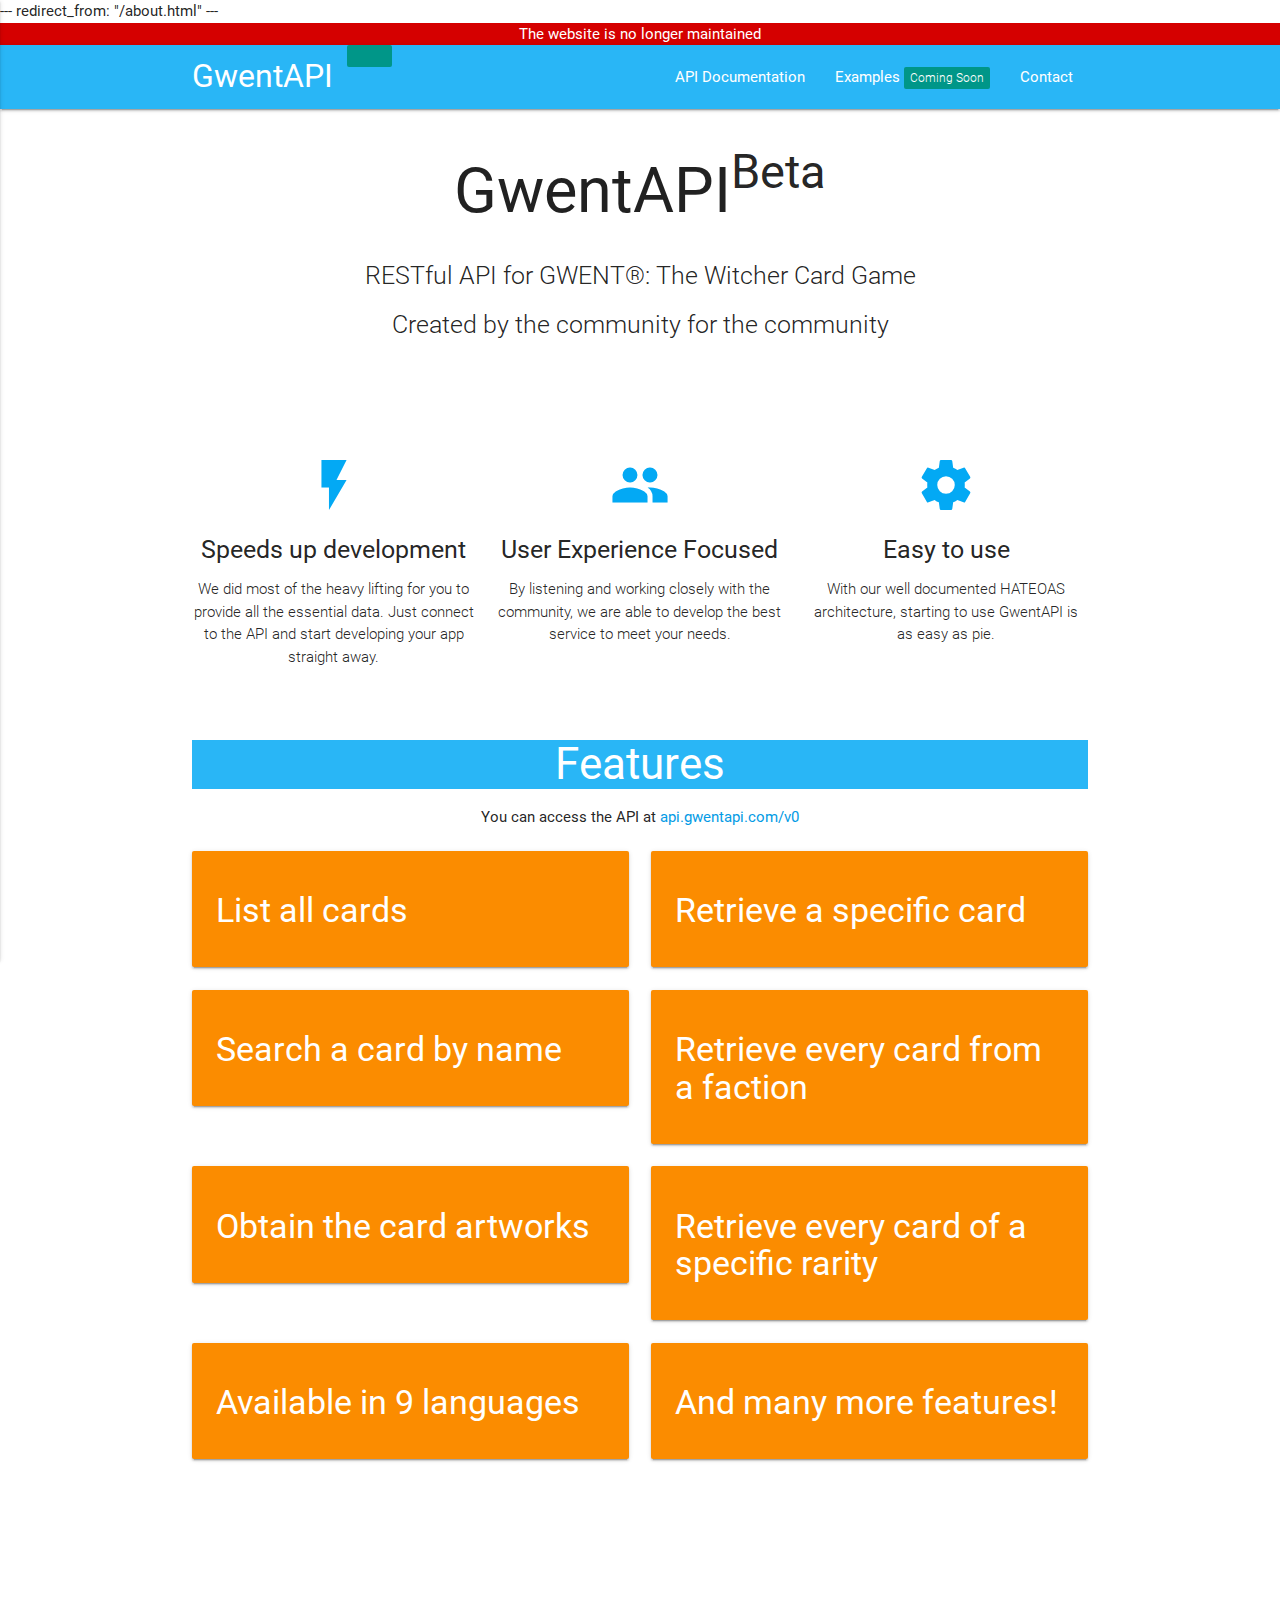
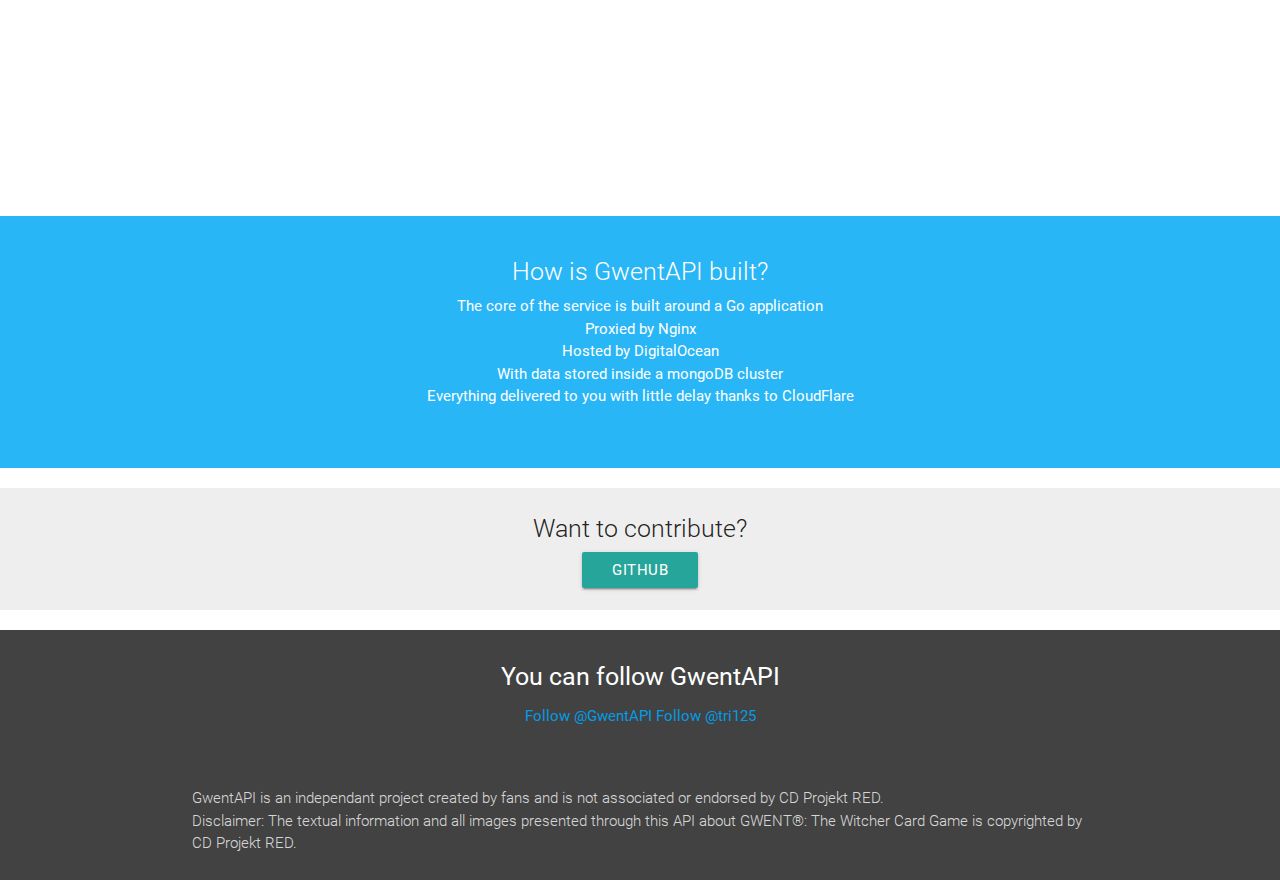
<file: index.html>
---
redirect_from: "/about.html"
---

<!DOCTYPE html>
<html lang="en">

<head>

    <meta charset="utf-8">
    <meta http-equiv="X-UA-Compatible" content="IE=edge">
    <meta name="viewport" content="width=device-width, initial-scale=1">
    <meta name="description" content="GwentAPI - RESTful API for Gwent">
    <meta name="author" content="Tristan Savaria">

    <title>GwentAPI</title>

    <script src="https://ajax.googleapis.com/ajax/libs/jquery/3.2.1/jquery.min.js"></script>
    <script src="./js/knockout-3.4.2.js"></script>
    <script src="./js/knockout.mapping-2.4.1.js"></script>
    <!--Import Google Icon Font-->
    <link href="https://fonts.googleapis.com/icon?family=Material+Icons" rel="stylesheet">
    <!-- Compiled and minified CSS -->
    <link rel="stylesheet" href="./css/materialize.min.css">
    <link rel="stylesheet" href="./css/prism.css">
	<link rel="stylesheet" href="./css/index.css">
    <!-- Compiled and minified JavaScript -->
    <script src="./js/materialize.min.js"></script>
    <script src="./js/prism.js"></script>
    <!--Let browser know website is optimized for mobile-->
    <meta name="viewport" content="width=device-width, initial-scale=1.0" />


</head>

<body>
    <header>
        <div id="topMessage" class="red accent-4">
            <p class="center white-text">The website is no longer maintained</p>
        </div>
        <!-- Navigation -->
        <nav class="light-blue lighten-1" role="navigation">
            <div class="nav-wrapper container">
                <a href="./index.html" class="brand-logo">GwentAPI<span id="version" class="new badge teal" data-badge-caption=""></span></a>
                <a href="#" data-activates="nav-mobile" class="button-collapse"><i class="material-icons">menu</i></a>
                <ul class="right hide-on-med-and-down">
                    <li>
                        <a href="./swagger/index.html">API Documentation</a>
                    </li>
                    <li>
                        <a href="#">Examples<span class="new badge teal" data-badge-caption="Coming Soon"></span></a>
                    </li>
                    <li>
                        <a class="modal-trigger" href="#contactModal">Contact</a>
                    </li>
                </ul>
                <ul id="nav-mobile" class="side-nav">
                    <li>
                        <a href="./swagger/index.html">API Documentation</a>
                    </li>
                    <li>
                        <a href="#">Examples<span class="new badge teal" data-badge-caption="Coming Soon"></span></a>
                    </li>
                    <li>
                        <a class="modal-trigger" href="#contactModal">Contact</a>
                    </li>
                </ul>
                <!-- /.navbar-collapse -->
            </div>
            <!-- /.container -->
        </nav>
    </header>
    <div class="container">
        <div class="section no-pad-bot">
            <h1 class="header center">GwentAPI<sup>Beta</sup></h1>
            <div class="row center">
                <h5 class="header col s12 light">RESTful API for GWENT®: The Witcher Card Game</h5>
                <h5 class="header col s12 light">Created by the community for the community</h5>
            </div>
        </div>
        <br>
        <br>
    </div>
    <div class="container">
        <div class="section">
            <div class="row">
                <div class="col s12 m4">
                    <div class="center icon-block">
                        <h2 class="light-blue-text">
    						<i class="medium material-icons">flash_on</i>
    					</h2>
                        <h5>Speeds up development</h5>
                        <p class="light">
                            We did most of the heavy lifting for you to provide all the essential data. Just connect to the API and start developing your app straight away.
                        </p>
                    </div>
                </div>
                <div class="col s12 m4">
                    <div class="center icon-block">
                        <h2 class="light-blue-text">
    						<i class="medium material-icons">group</i>
    					</h2>
                        <h5>User Experience Focused</h5>
                        <p class="light">
                            By listening and working closely with the community, we are able to develop the best service to meet your needs.
                        </p>
                    </div>
                </div>
                <div class="col s12 m4">
                    <div class="center icon-block">
                        <h2 class="light-blue-text">
    						<i class="medium material-icons">settings</i>
    					</h2>
                        <h5>Easy to use</h5>
                        <p class="light">
                            With our well documented HATEOAS architecture, starting to use GwentAPI is as easy as pie.
                        </p>
                    </div>
                </div>
            </div>
        </div>
    </div>
    <div class="container">
        <div id="features" class="row">
            <div class="col s12 center">
                <h3 class="light-blue lighten-1 white-text">Features</h3>
                <p>You can access the API at <a href="https://api.gwentapi.com/v0">api.gwentapi.com/v0</a>
                </p>
            </div>
            <div class="col s12 m6">
            	<div class="card-panel orange darken-1 white-text">
                	<h4>List all cards</h4>
                </div>
            </div>
            <div class="col s12 m6">
            	<div class="card-panel orange darken-1 white-text">
                	<h4>Retrieve a specific card</h4>
            	</div>
            </div>
            <div class="col s12 m6">
            	<div class="card-panel orange darken-1 white-text">
                	<h4>Search a card by name</h4>
            	</div>
            </div>
            <div class="col s12 m6">
            	<div class="card-panel orange darken-1 white-text">
                	<h4>Retrieve every card from a faction</h4>
            	</div>
            </div>
            <div class="col s12 m6">
            	<div class="card-panel orange darken-1 white-text">
                	<h4>Obtain the card artworks</h4>
                </div>
            </div>
            <div class="col s12 m6">
            	<div class="card-panel orange darken-1 white-text">
                	<h4>Retrieve every card of a specific rarity</h4>
                </div>
            </div>
            <div class="col s12 m6">
            	<div class="card-panel orange darken-1 white-text">
                	<h4>Available in 9 languages</h4>
                </div>
            </div>
            <div class="col s12 m6">
            	<div class="card-panel orange darken-1 white-text">
                	<h4>And many more features!</h4>
                </div>
            </div>
        </div>
    </div>
    <!-- Page Content -->
    <div class="container">
        <!-- /.row -->
        <div class="row">
            <div class="col s12 center">
            	<div>
	            	<ul id="staggered-getStarted">
	            		<li>
	 	                	<h3 class="grey lighten-3">How to get started?</h3>           		
	            		</li>
						<li>
		                	<h5 class="header light">Read the API documentation</h5>
						</li>
						<li>
		                	<a href="./swagger/index.html" class="waves-effect waves-light btn pulse">Doc</a>
						</li>
						<li>
		                	<h5 class="header light">
		                		<a href="https://api.gwentapi.com/v0">Access the API</a>
		                	</h5>
						</li>
						<li>
		                	<h5 class="header col s12 light">Or use a client library</h5>
                            <p><a href="https://github.com/Zhouzi/gwent-api-client">gwent-api-client by Zhouzi</a></p>
						</li>
	                </ul>
                </div>
            </div>
        </div>
        <!-- /.row -->

    </div>
    <div class="section no-pad-bot light-blue lighten-1 white-text">
        <div class="container">
            <div class="row center">
                <h5 class="header col s12 light">How is GwentAPI built?</h5>
                <ul>
                	<li>The core of the service is built around a Go application</li>
                	<li>Proxied by Nginx</li>
                	<li>Hosted by DigitalOcean</li>
                	<li>With data stored inside a mongoDB cluster</li>
                	<li>Everything delivered to you with little delay thanks to CloudFlare</li>
                </ul>
                <br>
                <br>
            </div>
        </div>
    </div>
    <!-- /.container -->
    <div class="section no-pad-bot grey lighten-3">
        <div class="container">
            <div class="row center">
                <h5 class="header col s12 light">Want to contribute?</h5>
                <a href="https://github.com/GwentAPI/gwentapi" class="waves-effect waves-light btn">GitHub</a>
                <br>
                <br>
            </div>
        </div>
    </div>
    <footer class="page-footer grey darken-3">
        <div class="container">
            <div class="row center">
                <div class="col s12">
                    <h5 class="white-text">You can follow GwentAPI</h5>
                    <ul>
                        <li>
                            <a href="https://twitter.com/GwentAPI" class="twitter-follow-button" data-show-screen-name="false" data-show-count="false">Follow @GwentAPI</a>
                            <script async src="https://platform.twitter.com/widgets.js" charset="utf-8"></script>

                            <!-- Place this tag where you want the button to render. -->
                            <a class="github-button" href="https://github.com/tri125" aria-label="Follow @tri125 on GitHub">Follow @tri125</a>
                        </li>
                    </ul>
                </div>
            </div>
            <!-- /.row -->

        </div>
        <div class="footer-copyright grey darken-3">
            <div class="container">
                <ul>
                    <li>
                        GwentAPI is an independant project created by fans and is not associated or endorsed by CD Projekt RED.
                    </li>
                    <li>
                        Disclaimer: The textual information and all images presented through this API about GWENT®: The Witcher Card Game is copyrighted by CD Projekt RED.
                    </li>
                </ul>

            </div>
        </div>
    </footer>
  	<!-- Modal Structure -->
	<div id="contactModal" class="modal">
    	<div class="modal-content">
      		<h4>Contact</h4>
      		<ul>
      			<li>
      				<p>
      					Because the project is no longer maintained, our emails and social media handles are no longer read. They are kept here for archival purposes.
      				</p>
      			</li>
      			<li>
      				<p>
      					<a href="https://twitter.com/GwentAPI">@GwentAPI</a>.
      				</p>
      			</li>
      			<li>
      				<p>
      					Via email <a href="mailto:api.gwent@gmail.com">here</a>.
      				</p>
      			</li>
      			<li>
      				<p>
      					For bug report, reporting erroneous data or to request a feature, open a ticket on the 
      					<a href="https://github.com/GwentAPI/gwentapi/issues">project</a> page.
      				</p>
      			</li>
      		</ul>
    	</div>
  </div>




    <script src="./js/index.js"></script>
    <!-- Place this tag in your head or just before your close body tag. -->
    <script async defer src="https://buttons.github.io/buttons.js"></script>

</body>

</html>
</file>
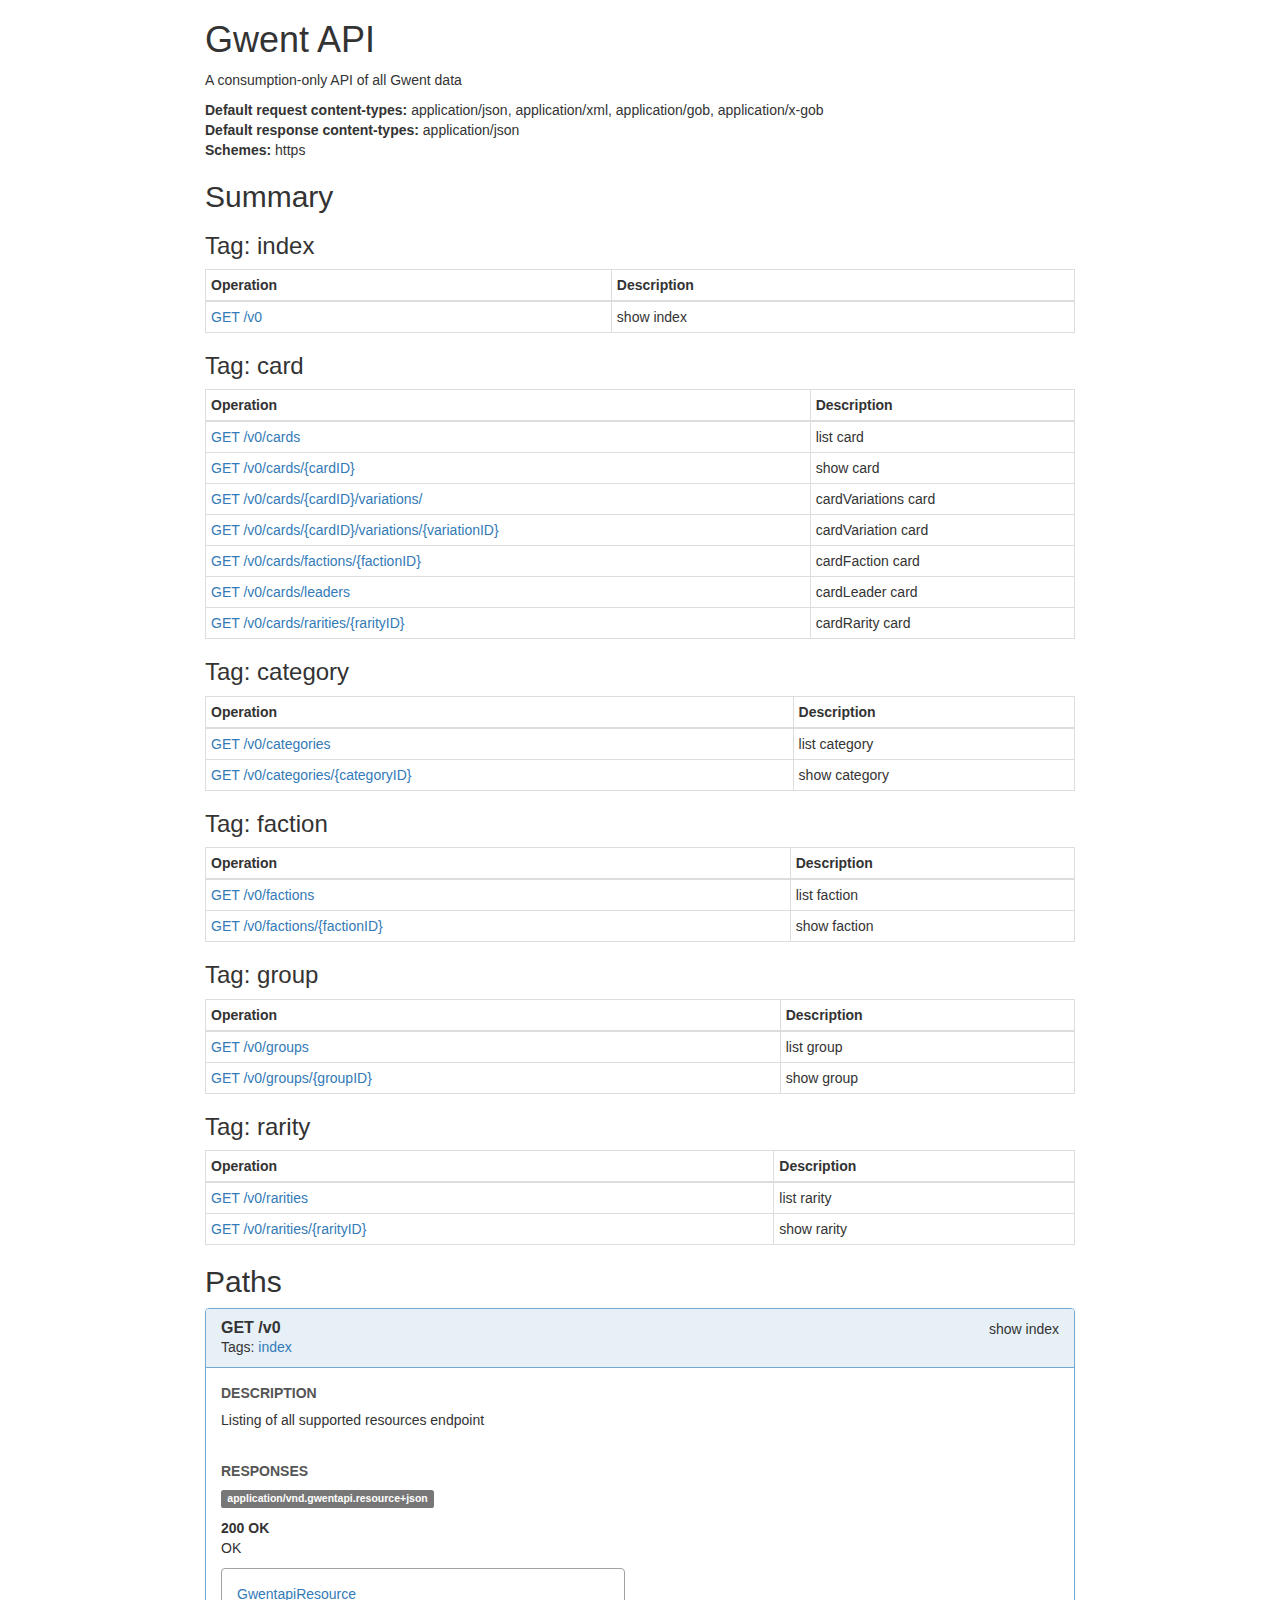
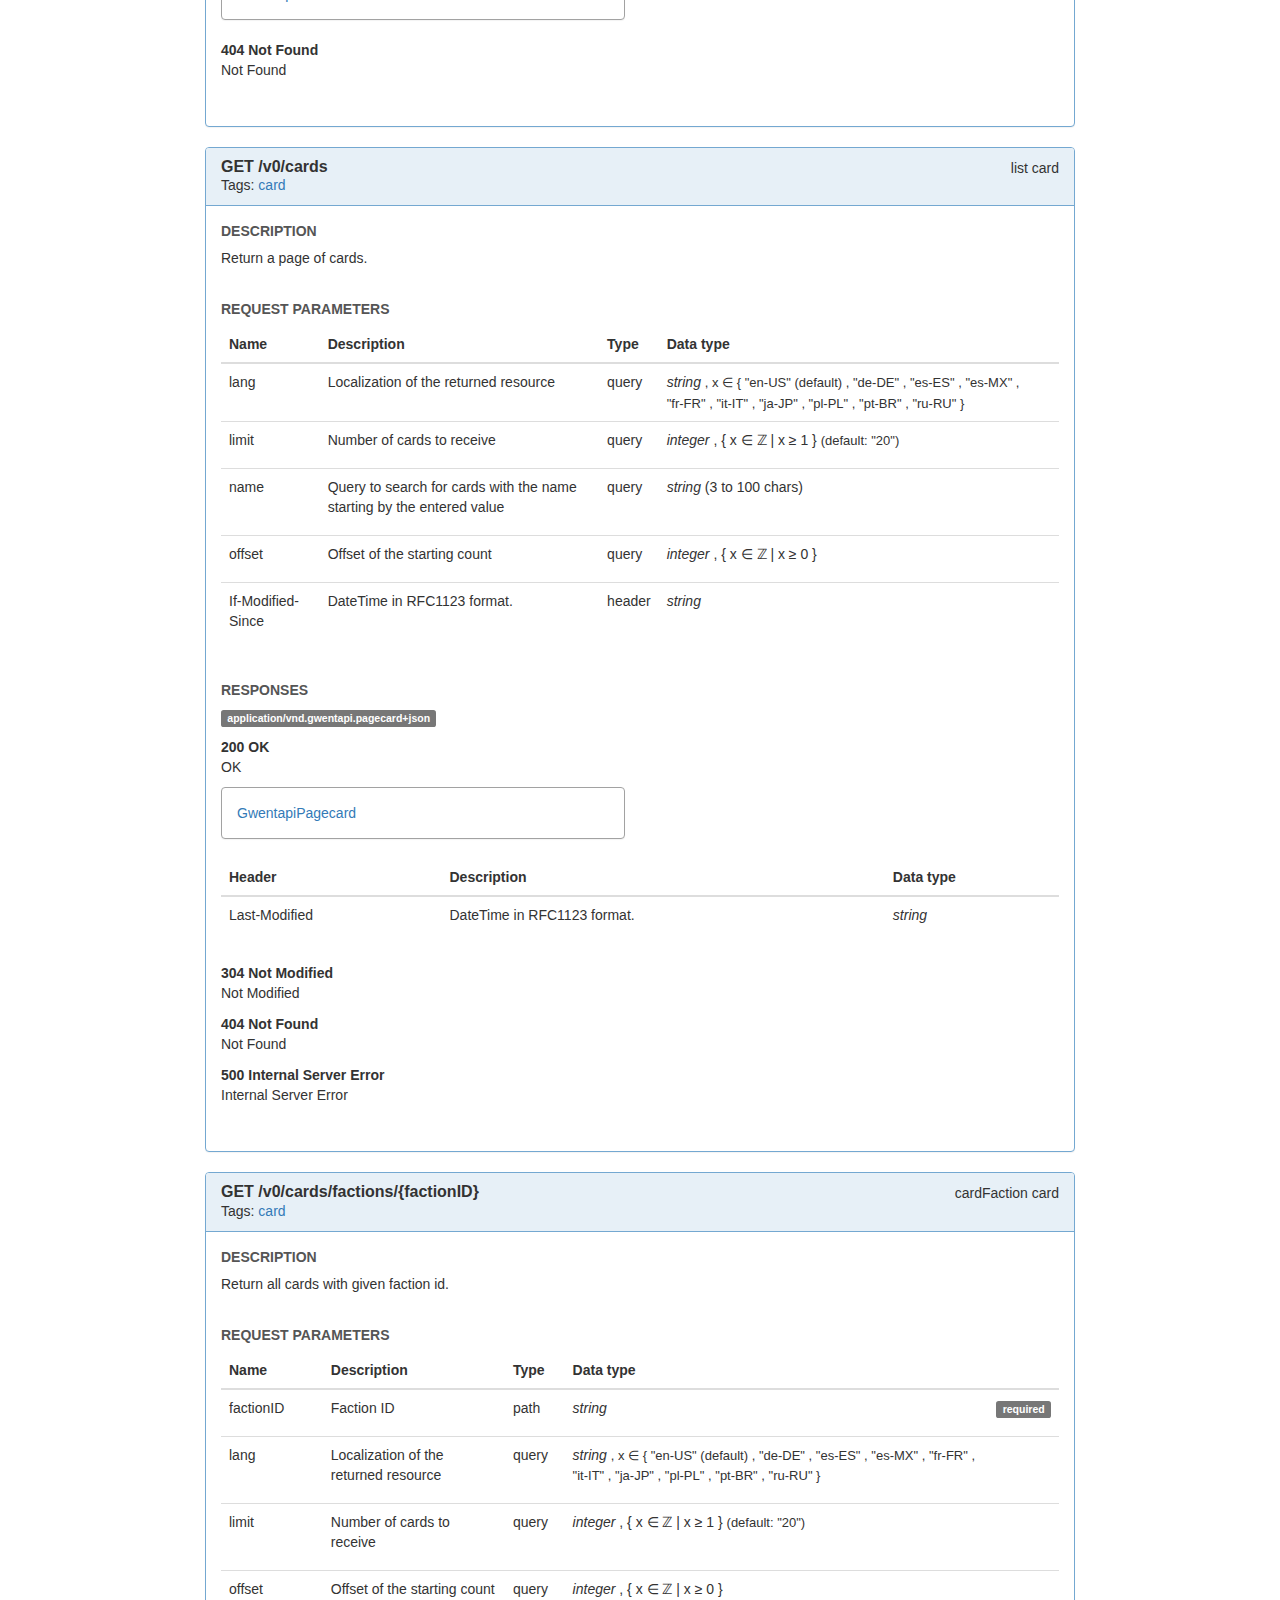
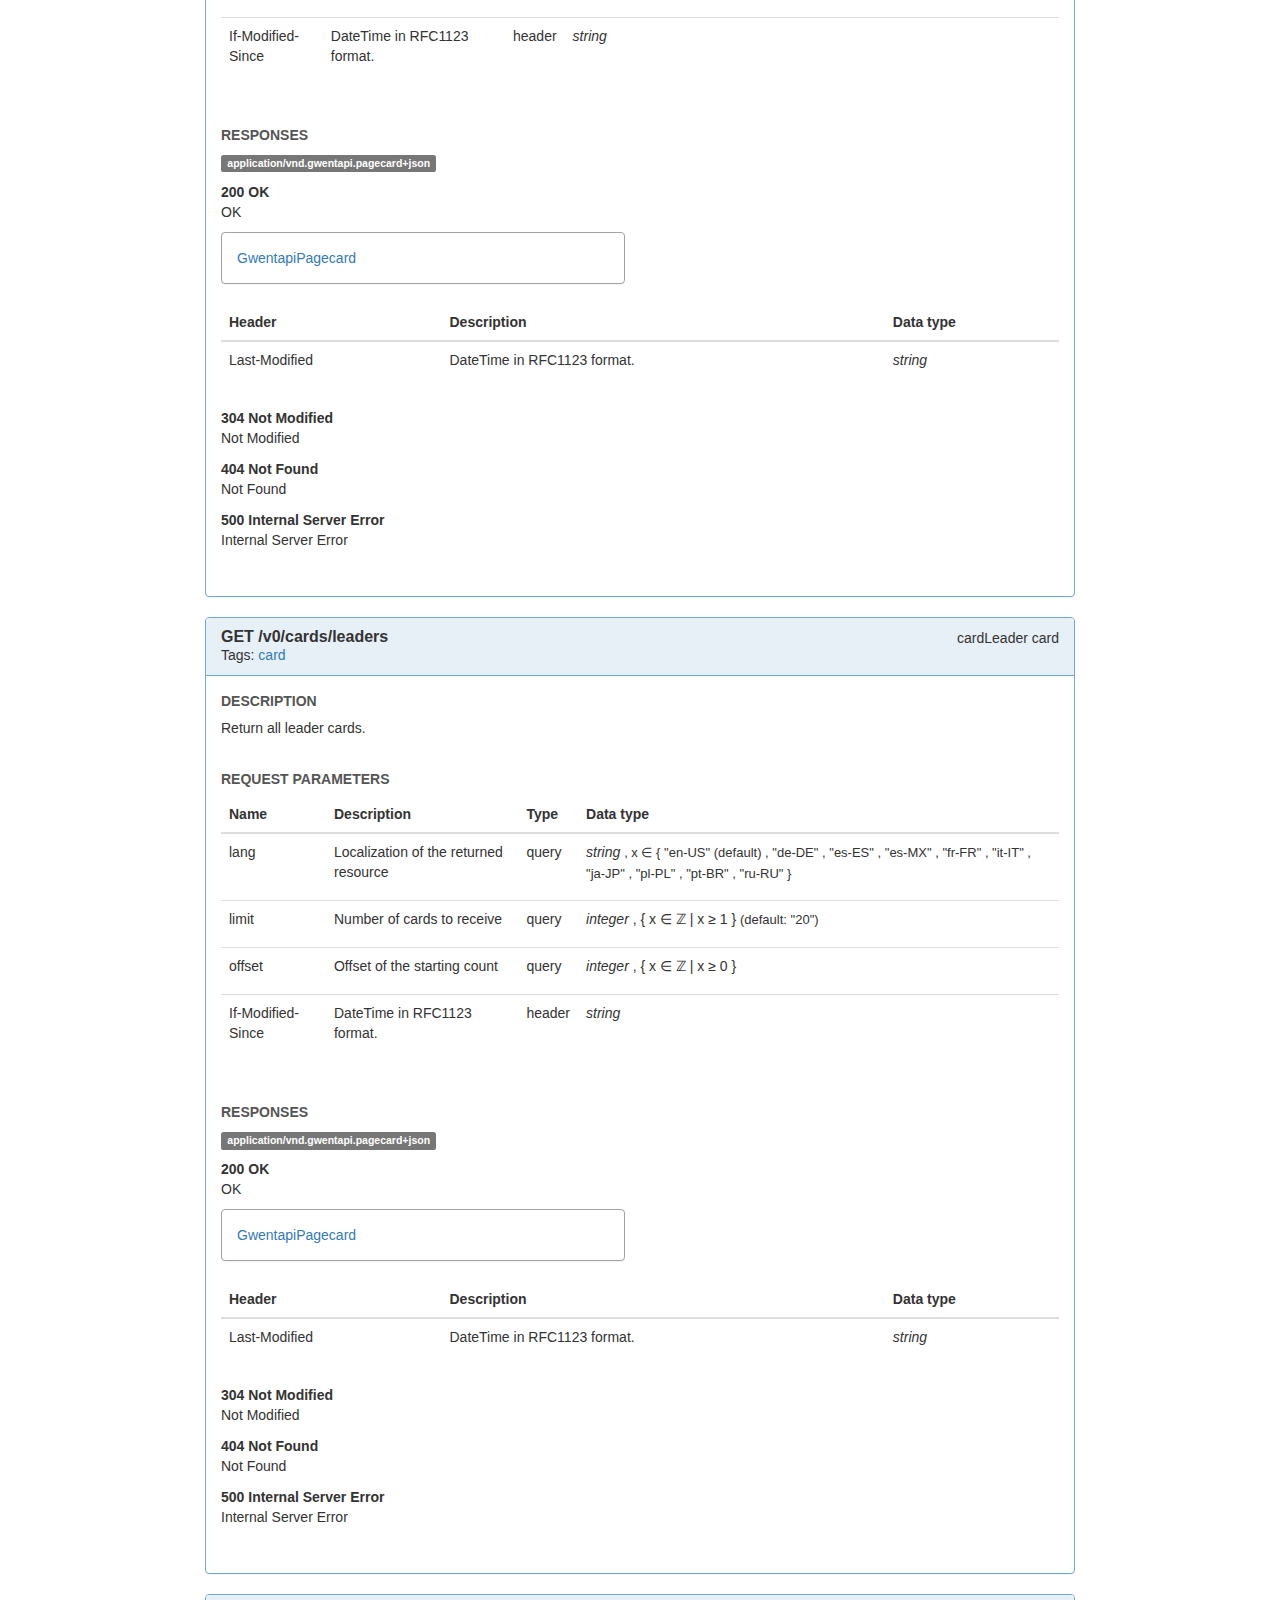
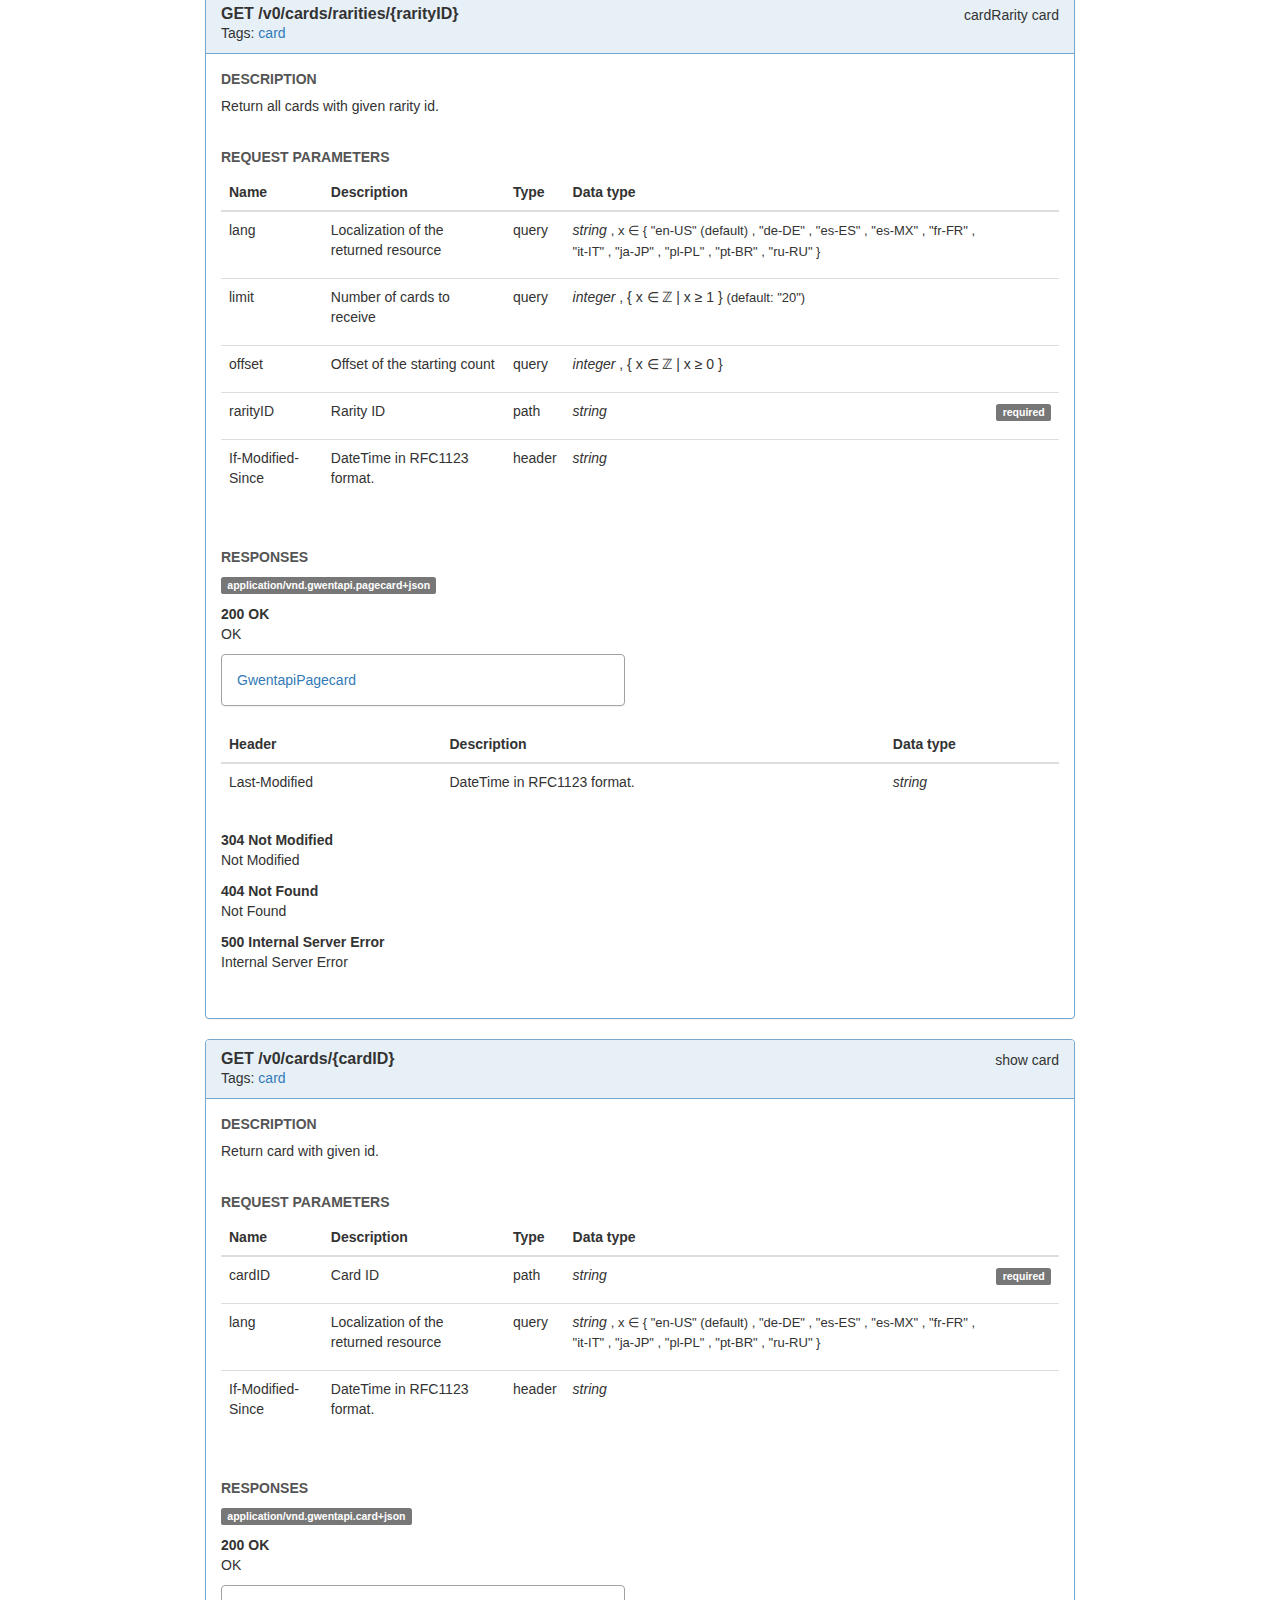
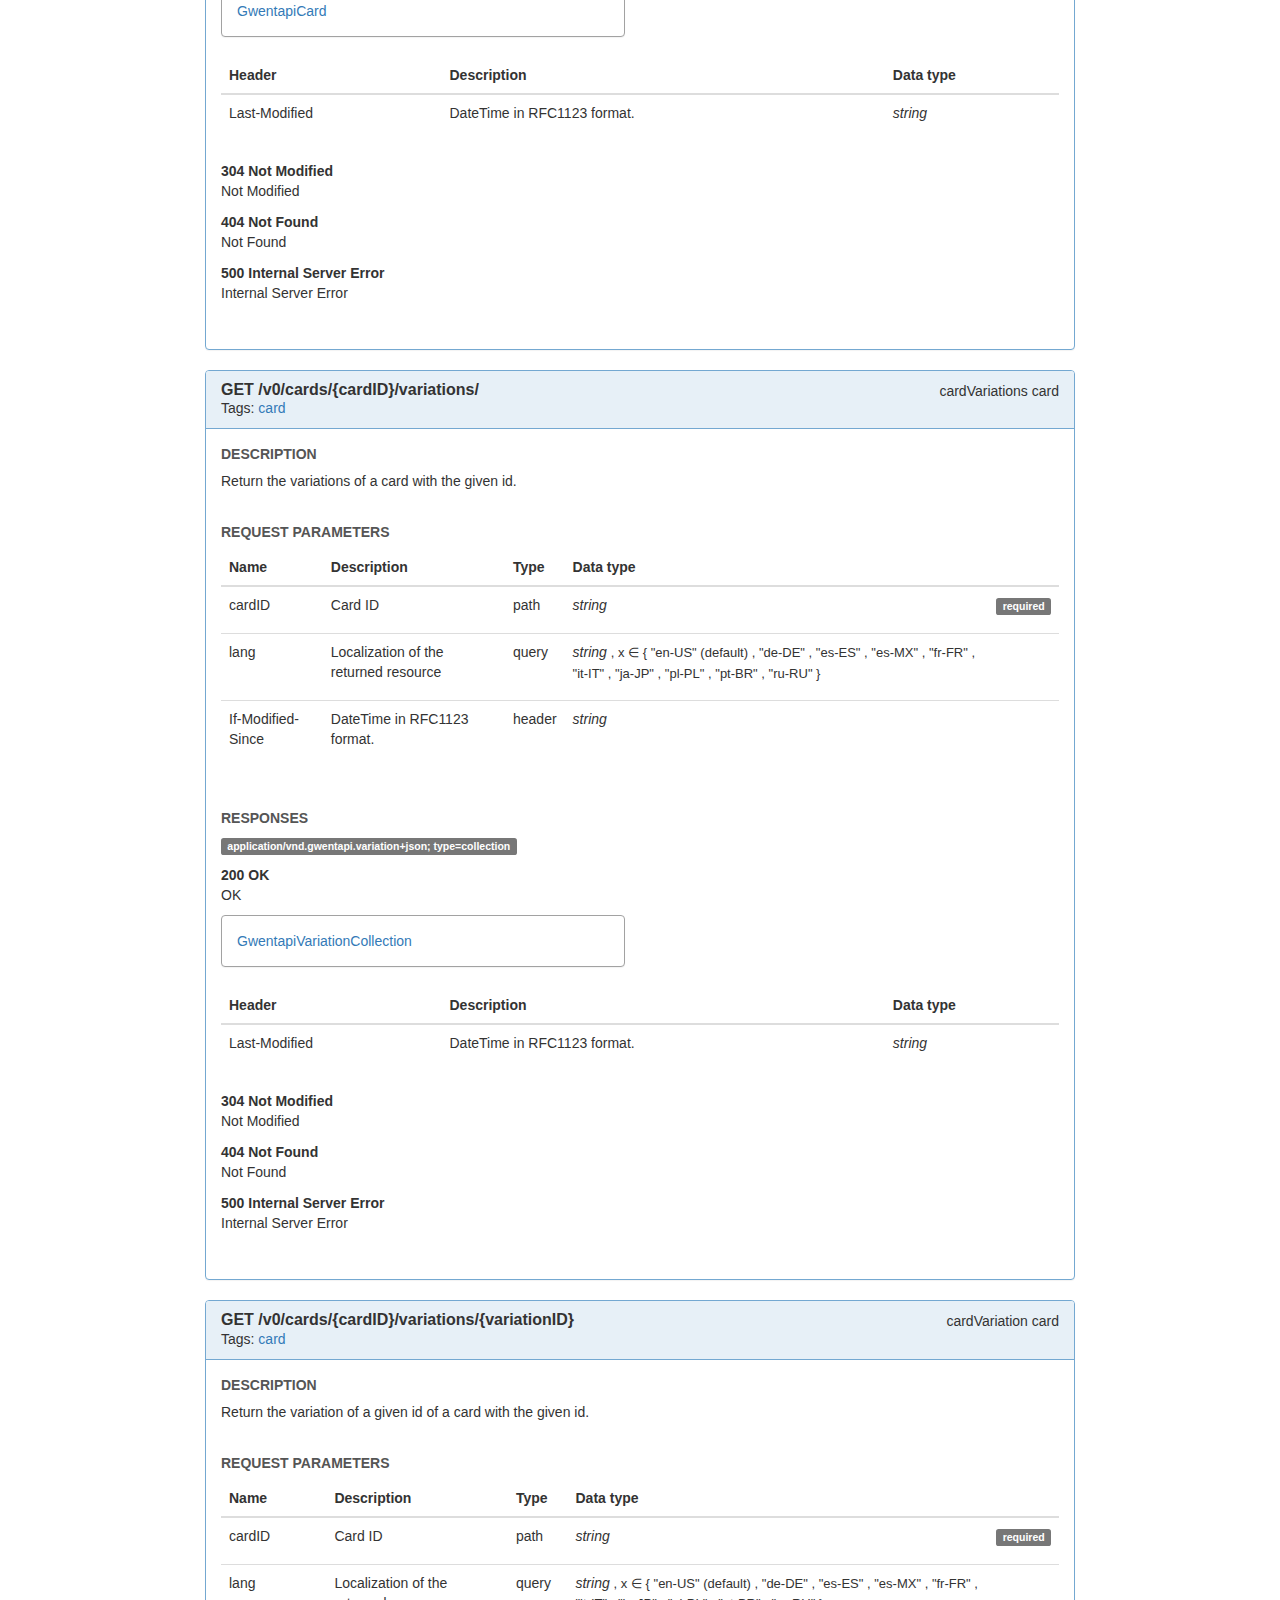
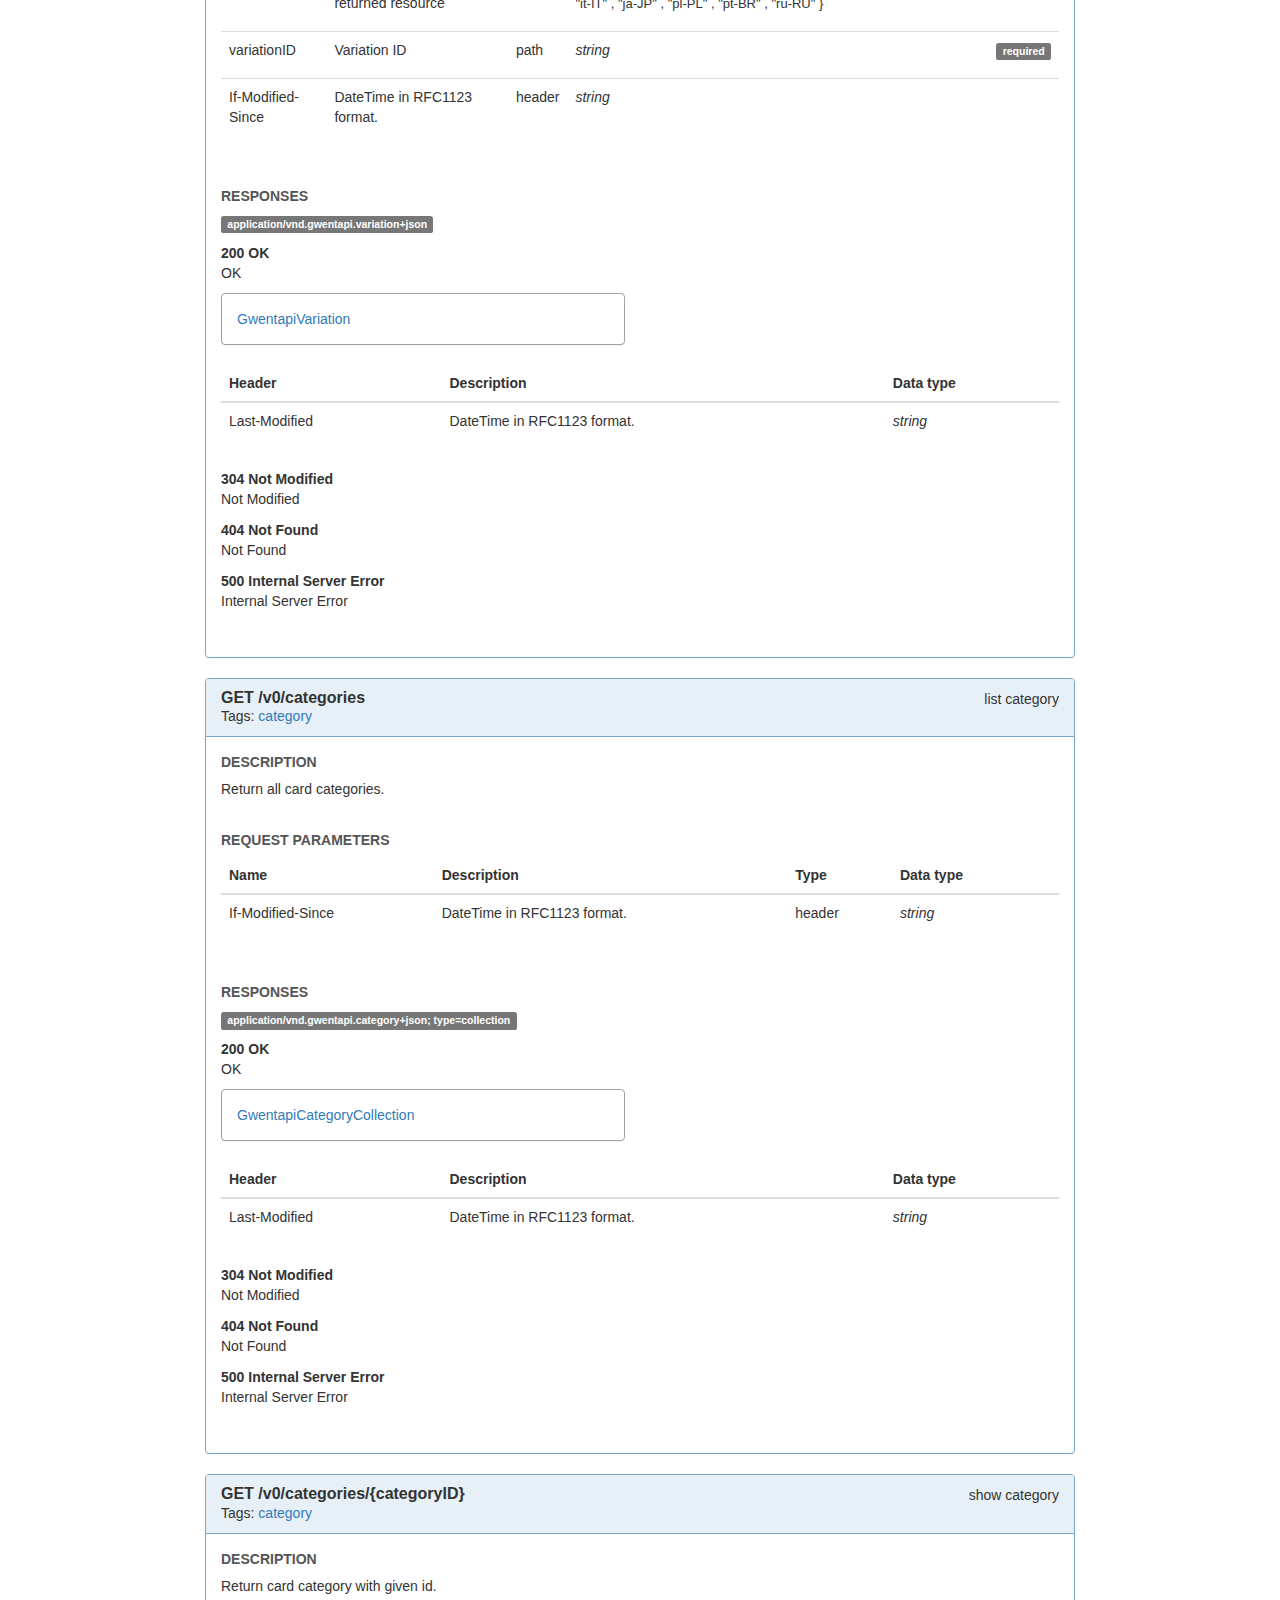
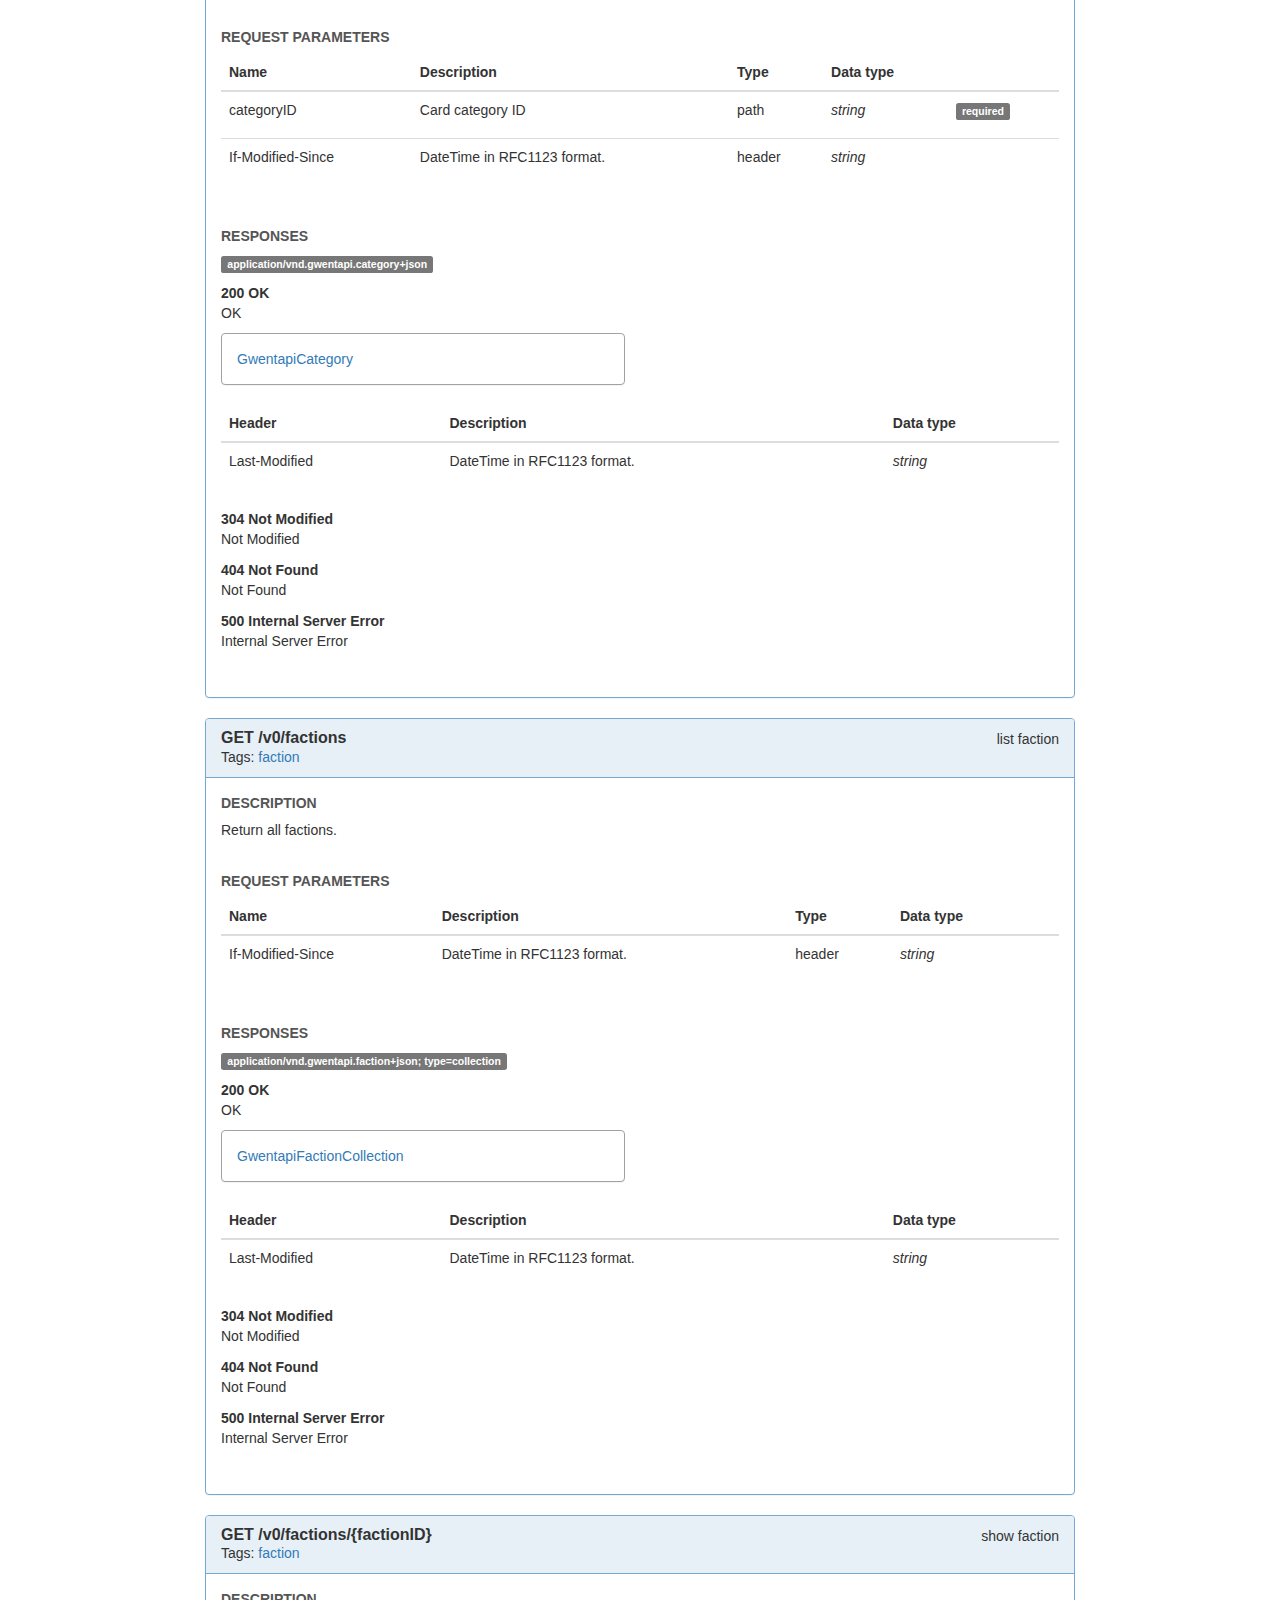
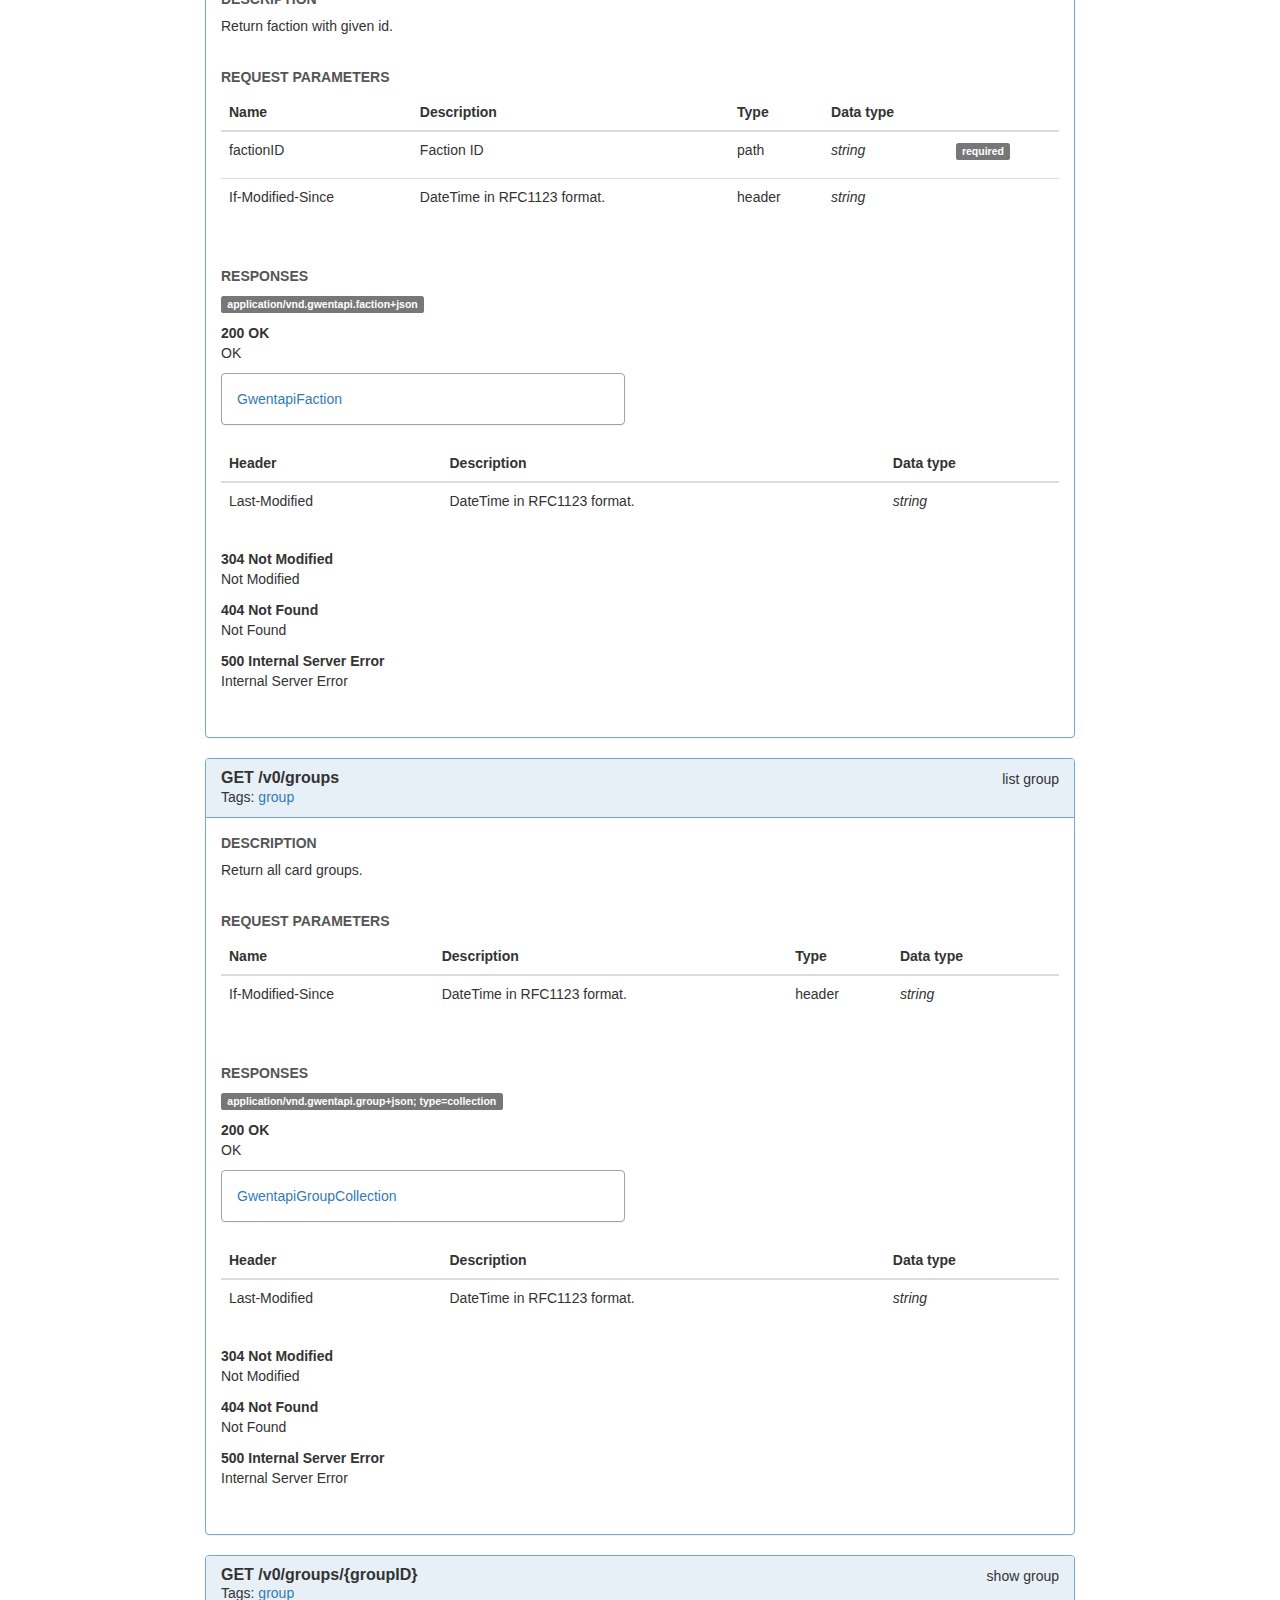
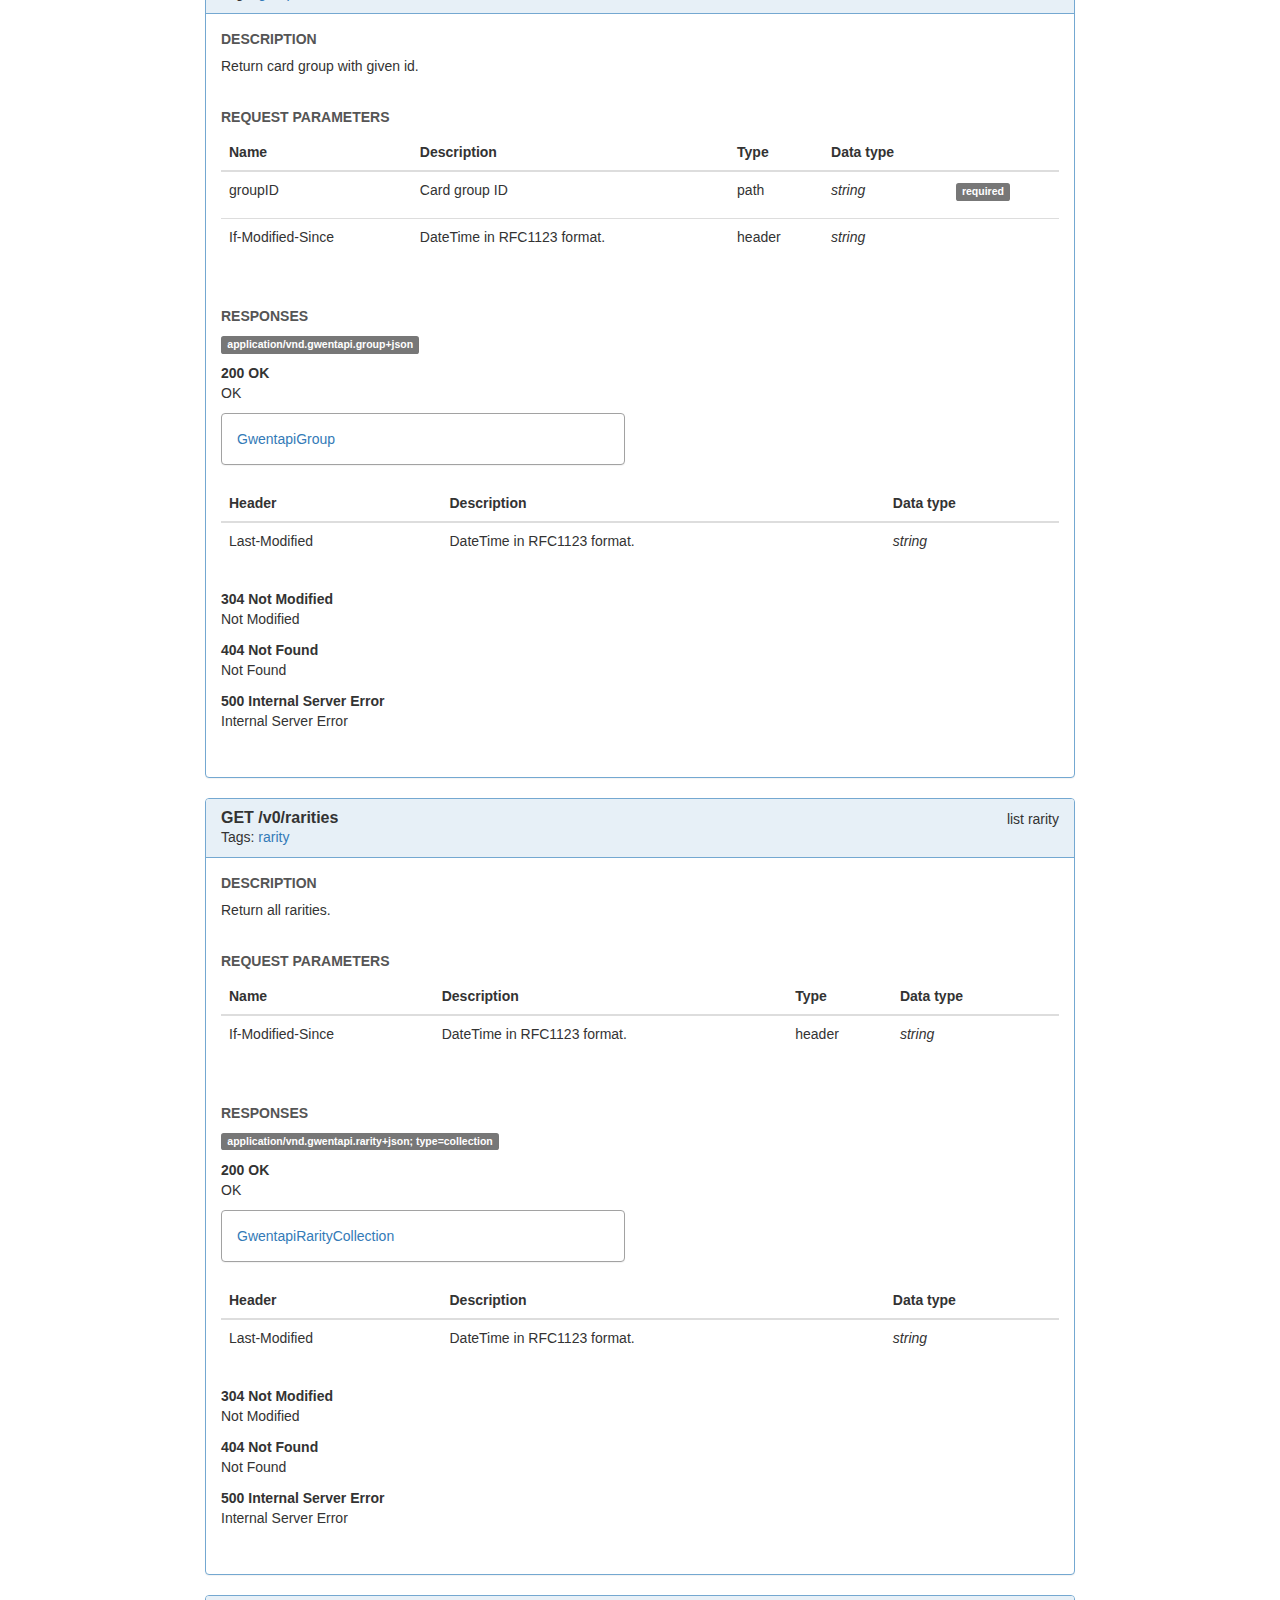
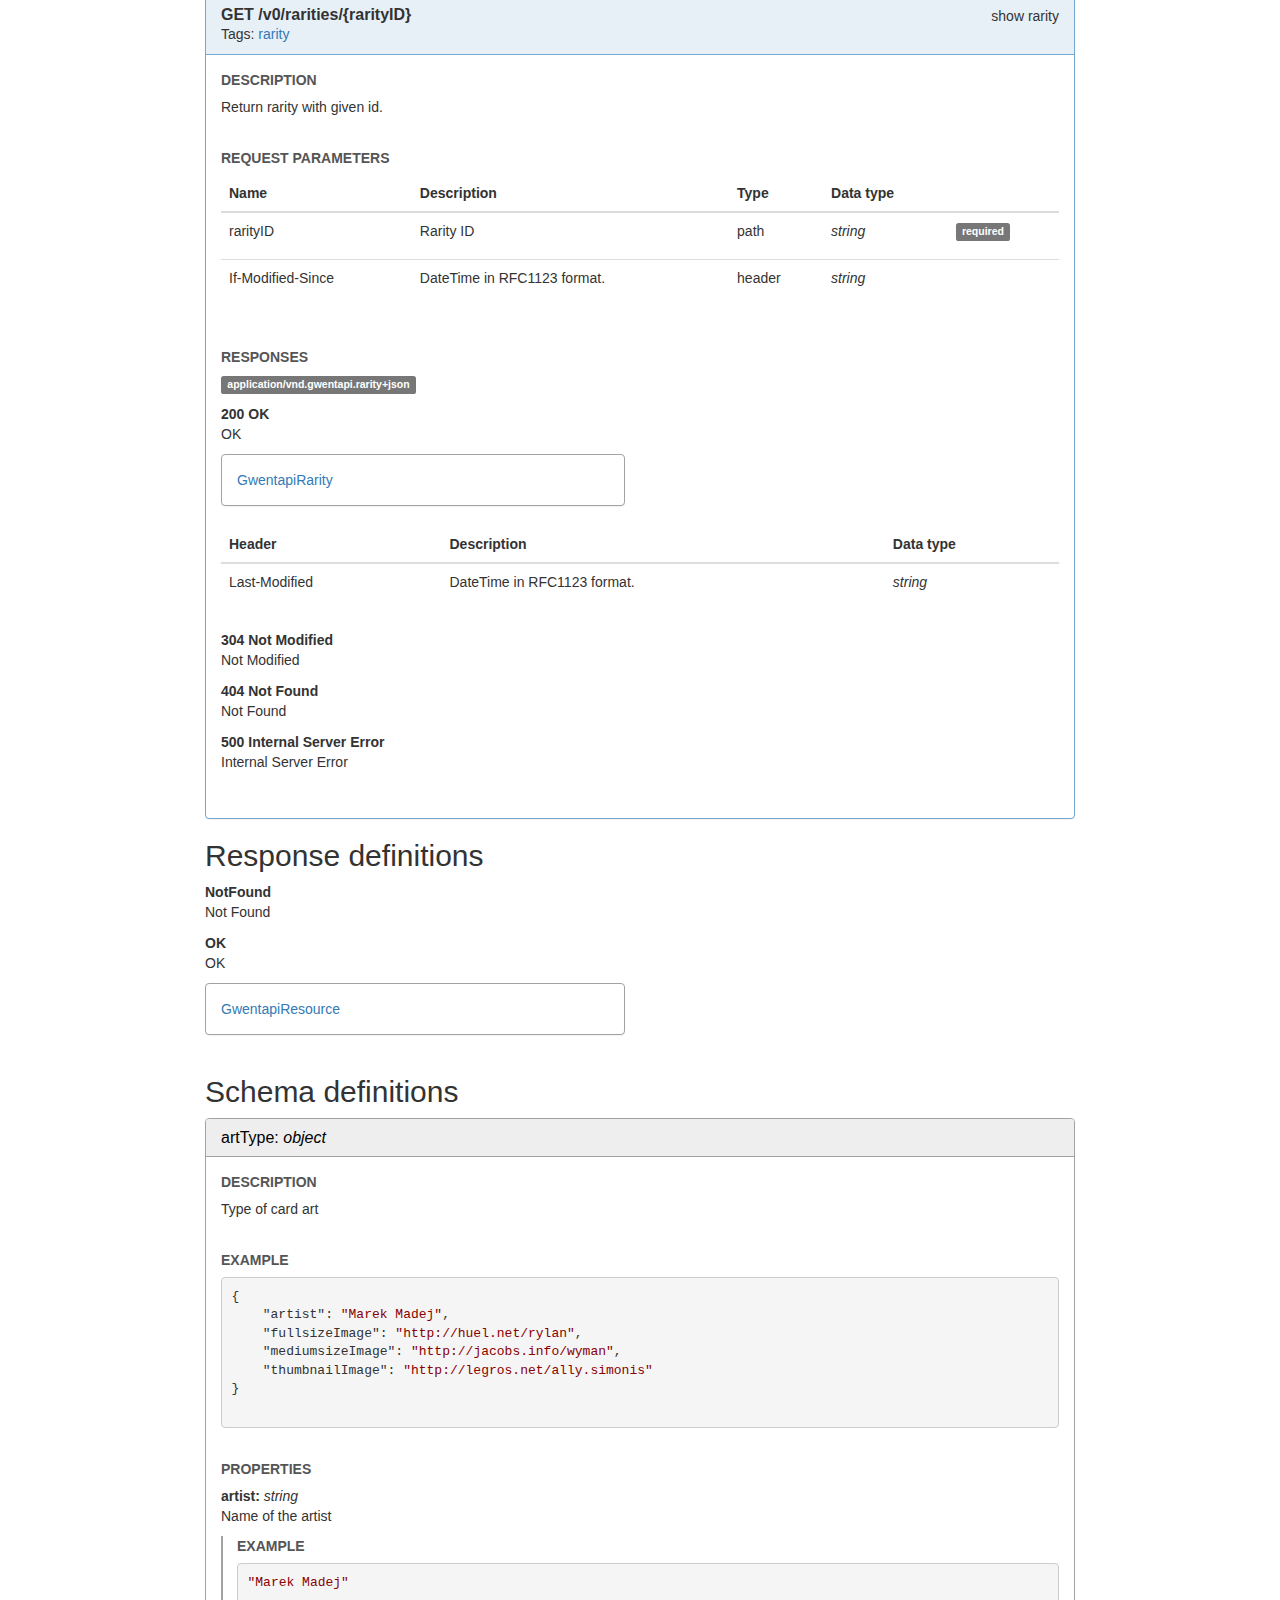
<file: swagger/index.html>
<!DOCTYPE html>
<html>
<head>
    <link rel="stylesheet" href="main.css">
    <meta charset="UTF-8">
    <title>Gwent API</title>
</head>
<body>
<div class="container">
    <h1>Gwent API</h1>
    <p><p>A consumption-only API of all Gwent data</p>
    </p>
    
        <div id="sw-default-consumes" class="sw-default-value">
            <span class="sw-default-value-header">Default request content-types:</span>
            application/json, application/xml, application/gob, application/x-gob
        </div>
        <div id="sw-default-produces" class="sw-default-value">
            <span class="sw-default-value-header">Default response content-types:</span>
            application/json
        </div>
    
    <div id="sw-schemes" class="sw-default-value">
        <span class="sw-default-value-header">Schemes:</span>
        https
    </div>
    
        
        <h2 id="swagger--summary-tags">Summary</h2>
            <h3 id="tag-index" class="swagger-summary-tag">Tag: index</h3>
            <p></p>
        
            <table class="table table-bordered table-condensed swagger--summary">
                <thead>
                <tr>
                    <th>Operation</th>
                    <th>Description</th>
                </tr>
                </thead>
                <tbody>
                    <tr>
                        <td><a href="#operation--v0-get">GET /v0</a></td>
                        <td><p>show index</p>
        </td>
                    </tr>
                </tbody>
            </table>
            <h3 id="tag-card" class="swagger-summary-tag">Tag: card</h3>
            <p></p>
        
            <table class="table table-bordered table-condensed swagger--summary">
                <thead>
                <tr>
                    <th>Operation</th>
                    <th>Description</th>
                </tr>
                </thead>
                <tbody>
                    <tr>
                        <td><a href="#operation--v0-cards-get">GET /v0/cards</a></td>
                        <td><p>list card</p>
        </td>
                    </tr>
                    <tr>
                        <td><a href="#operation--v0-cards--cardID--get">GET /v0/cards/{cardID}</a></td>
                        <td><p>show card</p>
        </td>
                    </tr>
                    <tr>
                        <td><a href="#operation--v0-cards--cardID--variations--get">GET /v0/cards/{cardID}/variations/</a></td>
                        <td><p>cardVariations card</p>
        </td>
                    </tr>
                    <tr>
                        <td><a href="#operation--v0-cards--cardID--variations--variationID--get">GET /v0/cards/{cardID}/variations/{variationID}</a></td>
                        <td><p>cardVariation card</p>
        </td>
                    </tr>
                    <tr>
                        <td><a href="#operation--v0-cards-factions--factionID--get">GET /v0/cards/factions/{factionID}</a></td>
                        <td><p>cardFaction card</p>
        </td>
                    </tr>
                    <tr>
                        <td><a href="#operation--v0-cards-leaders-get">GET /v0/cards/leaders</a></td>
                        <td><p>cardLeader card</p>
        </td>
                    </tr>
                    <tr>
                        <td><a href="#operation--v0-cards-rarities--rarityID--get">GET /v0/cards/rarities/{rarityID}</a></td>
                        <td><p>cardRarity card</p>
        </td>
                    </tr>
                </tbody>
            </table>
            <h3 id="tag-category" class="swagger-summary-tag">Tag: category</h3>
            <p></p>
        
            <table class="table table-bordered table-condensed swagger--summary">
                <thead>
                <tr>
                    <th>Operation</th>
                    <th>Description</th>
                </tr>
                </thead>
                <tbody>
                    <tr>
                        <td><a href="#operation--v0-categories-get">GET /v0/categories</a></td>
                        <td><p>list category</p>
        </td>
                    </tr>
                    <tr>
                        <td><a href="#operation--v0-categories--categoryID--get">GET /v0/categories/{categoryID}</a></td>
                        <td><p>show category</p>
        </td>
                    </tr>
                </tbody>
            </table>
            <h3 id="tag-faction" class="swagger-summary-tag">Tag: faction</h3>
            <p></p>
        
            <table class="table table-bordered table-condensed swagger--summary">
                <thead>
                <tr>
                    <th>Operation</th>
                    <th>Description</th>
                </tr>
                </thead>
                <tbody>
                    <tr>
                        <td><a href="#operation--v0-factions-get">GET /v0/factions</a></td>
                        <td><p>list faction</p>
        </td>
                    </tr>
                    <tr>
                        <td><a href="#operation--v0-factions--factionID--get">GET /v0/factions/{factionID}</a></td>
                        <td><p>show faction</p>
        </td>
                    </tr>
                </tbody>
            </table>
            <h3 id="tag-group" class="swagger-summary-tag">Tag: group</h3>
            <p></p>
        
            <table class="table table-bordered table-condensed swagger--summary">
                <thead>
                <tr>
                    <th>Operation</th>
                    <th>Description</th>
                </tr>
                </thead>
                <tbody>
                    <tr>
                        <td><a href="#operation--v0-groups-get">GET /v0/groups</a></td>
                        <td><p>list group</p>
        </td>
                    </tr>
                    <tr>
                        <td><a href="#operation--v0-groups--groupID--get">GET /v0/groups/{groupID}</a></td>
                        <td><p>show group</p>
        </td>
                    </tr>
                </tbody>
            </table>
            <h3 id="tag-rarity" class="swagger-summary-tag">Tag: rarity</h3>
            <p></p>
        
            <table class="table table-bordered table-condensed swagger--summary">
                <thead>
                <tr>
                    <th>Operation</th>
                    <th>Description</th>
                </tr>
                </thead>
                <tbody>
                    <tr>
                        <td><a href="#operation--v0-rarities-get">GET /v0/rarities</a></td>
                        <td><p>list rarity</p>
        </td>
                    </tr>
                    <tr>
                        <td><a href="#operation--v0-rarities--rarityID--get">GET /v0/rarities/{rarityID}</a></td>
                        <td><p>show rarity</p>
        </td>
                    </tr>
                </tbody>
            </table>
        
    
    
    
    <h2>Paths</h2>
    
        
        <span id="path--v0"></span>
            <div id="operation--v0-get" class="swagger--panel-operation-get panel">
                <div class="panel-heading">
                    <div class="operation-summary">show index</div>
                    <h3 class="panel-title"><span class="operation-name">GET</span> <strong>/v0</strong></h3>
                        Tags:
                            <a href="#tag-index">index</a>
                </div>
                <div class="panel-body">
                    <section class="sw-operation-description">
                        <p>Listing of all supported resources endpoint</p>
            
                    </section>
                    
                    
                        <section class="sw-responses">
                                <p><span class="label label-default">application/vnd.gwentapi.resource+json</span> 
                    </p>
                    
                            <dl>
                                    <dt class="sw-response-200">
                                        200 OK
                                    
                                    </dt>
                                    <dd class="sw-response-200">
                                            <div class="row">
                                                <div class="col-md-12">
                                                    <p>OK</p>
                                            
                                                </div>
                                            </div>
                                            <div class="row">
                                                
                                                <div class="col-md-6 sw-response-model">
                                                <div  class="panel panel-definition">
                                                    <div class="panel-body">
                                                                <a class="json-schema-ref" href="#/definitions/GwentapiResource">GwentapiResource</a>
                                                    </div>
                                                </div></div>
                                            
                                            </div>                </dd>
                                    <dt class="sw-response-404">
                                        404 Not Found
                                    
                                    </dt>
                                    <dd class="sw-response-404">
                                            <div class="row">
                                                <div class="col-md-12">
                                                    <p>Not Found</p>
                                            
                                                </div>
                                            </div>
                                            <div class="row">
                                                
                                                <div class="col-md-6 sw-response-model">
                                            </div>
                                            
                                            </div>                </dd>
                            </dl>
                        </section>
                </div>
            </div>    
        <span id="path--v0-cards"></span>
            <div id="operation--v0-cards-get" class="swagger--panel-operation-get panel">
                <div class="panel-heading">
                    <div class="operation-summary">list card</div>
                    <h3 class="panel-title"><span class="operation-name">GET</span> <strong>/v0/cards</strong></h3>
                        Tags:
                            <a href="#tag-card">card</a>
                </div>
                <div class="panel-body">
                    <section class="sw-operation-description">
                        <p>Return a page of cards.</p>
            
                    </section>
                    
                        <section class="sw-request-params">
                            <table class="table">
                                <thead>
                                <tr>
                                    <th class="sw-param-name"></th>
                                    <th class="sw-param-description"></th>
                                    <th class="sw-param-type"></th>
                                    <th class="sw-param-data-type"></th>
                                    <th class="sw-param-annotation"></th>
                                </tr>
                                </thead>
                                <tbody>
                                        <tr>
                                            <td>
                                                lang
                                            <td><p>Localization of the returned resource</p>
                                        </td>
                                            <td>query</td>
                                            <td><span class="json-property-type">string</span>    <span class="json-property-enum" title="Possible values">, x &isin; {
                                                        <span class="json-property-enum-item">en-US</span>
                                                        (default)
                                                    ,
                                                        <span class="json-property-enum-item">de-DE</span>
                                                    ,
                                                        <span class="json-property-enum-item">es-ES</span>
                                                    ,
                                                        <span class="json-property-enum-item">es-MX</span>
                                                    ,
                                                        <span class="json-property-enum-item">fr-FR</span>
                                                    ,
                                                        <span class="json-property-enum-item">it-IT</span>
                                                    ,
                                                        <span class="json-property-enum-item">ja-JP</span>
                                                    ,
                                                        <span class="json-property-enum-item">pl-PL</span>
                                                    ,
                                                        <span class="json-property-enum-item">pt-BR</span>
                                                    ,
                                                        <span class="json-property-enum-item">ru-RU</span>
                                                    
                                                }
                                                </span>
                                        <span class="json-property-range" title="Value limits"></span>
                                        
                                            </td>
                                            <td>
                                            </td>
                                        </tr>
                                        <tr>
                                            <td>
                                                limit
                                            <td><p>Number of cards to receive</p>
                                        </td>
                                            <td>query</td>
                                            <td><span class="json-property-type">integer</span>
                                        <span class="json-property-range" title="Value limits">, { x ∈ ℤ | x ≥ 1 }</span>
                                        
                                                <span class="json-property-default-value">20</span>
                                            </td>
                                            <td>
                                            </td>
                                        </tr>
                                        <tr>
                                            <td>
                                                name
                                            <td><p>Query to search for cards with the name starting by the entered value</p>
                                        </td>
                                            <td>query</td>
                                            <td><span class="json-property-type">string</span>
                                        <span class="json-property-range" title="Value limits"></span>
                                        
                                            <span class="json-property-range" title="String length limits">
                                                    (3 to 100 chars)
                                            </span>
                                            </td>
                                            <td>
                                            </td>
                                        </tr>
                                        <tr>
                                            <td>
                                                offset
                                            <td><p>Offset of the starting count</p>
                                        </td>
                                            <td>query</td>
                                            <td><span class="json-property-type">integer</span>
                                        <span class="json-property-range" title="Value limits">, { x ∈ ℤ | x ≥ 0 }</span>
                                        
                                            </td>
                                            <td>
                                            </td>
                                        </tr>
                                        <tr>
                                            <td>
                                                If-Modified-Since
                                            <td><p>DateTime in RFC1123 format.</p>
                                        </td>
                                            <td>header</td>
                                            <td><span class="json-property-type">string</span>
                                        <span class="json-property-range" title="Value limits"></span>
                                        
                                            </td>
                                            <td>
                                            </td>
                                        </tr>
                                </tbody>
                            </table>
                        </section>
                    
                        <section class="sw-responses">
                                <p><span class="label label-default">application/vnd.gwentapi.pagecard+json</span> 
                    </p>
                    
                            <dl>
                                    <dt class="sw-response-200">
                                        200 OK
                                    
                                    </dt>
                                    <dd class="sw-response-200">
                                            <div class="row">
                                                <div class="col-md-12">
                                                    <p>OK</p>
                                            
                                                </div>
                                            </div>
                                            <div class="row">
                                                
                                                <div class="col-md-6 sw-response-model">
                                                <div  class="panel panel-definition">
                                                    <div class="panel-body">
                                                                <a class="json-schema-ref" href="#/definitions/GwentapiPagecard">GwentapiPagecard</a>
                                                    </div>
                                                </div></div>
                                            
                                                    <div class="col-md-12">
                                                        <section class="sw-response-headers">
                                                            <table class="table">
                                                                <thead>
                                                                <tr>
                                                                    <th class="sw-response-header-name"></th>
                                                                    <th class="sw-response-header-description"></th>
                                                                    <th class="sw-response-header-data-type"></th>
                                                                </tr>
                                                                </thead>
                                                                <tbody>
                                                                        <tr class="sw-response-header-Last-Modified">
                                                                            <td>
                                                                                Last-Modified
                                                                            <td><p>DateTime in RFC1123 format.</p>
                                                                        </td>
                                                                            <td>
                                                                                <span class="json-property-type">string</span>
                                                                                <span class="json-property-range" title="Value limits"></span>
                                                                                
                                                                            </td>
                                                                        </tr>
                                                                </tbody>
                                                            </table>
                                                        </section>
                                                    </div>
                                            </div>                </dd>
                                    <dt class="sw-response-304">
                                        304 Not Modified
                                    
                                    </dt>
                                    <dd class="sw-response-304">
                                            <div class="row">
                                                <div class="col-md-12">
                                                    <p>Not Modified</p>
                                            
                                                </div>
                                            </div>
                                            <div class="row">
                                                
                                                <div class="col-md-6 sw-response-model">
                                            </div>
                                            
                                            </div>                </dd>
                                    <dt class="sw-response-404">
                                        404 Not Found
                                    
                                    </dt>
                                    <dd class="sw-response-404">
                                            <div class="row">
                                                <div class="col-md-12">
                                                    <p>Not Found</p>
                                            
                                                </div>
                                            </div>
                                            <div class="row">
                                                
                                                <div class="col-md-6 sw-response-model">
                                            </div>
                                            
                                            </div>                </dd>
                                    <dt class="sw-response-500">
                                        500 Internal Server Error
                                    
                                    </dt>
                                    <dd class="sw-response-500">
                                            <div class="row">
                                                <div class="col-md-12">
                                                    <p>Internal Server Error</p>
                                            
                                                </div>
                                            </div>
                                            <div class="row">
                                                
                                                <div class="col-md-6 sw-response-model">
                                            </div>
                                            
                                            </div>                </dd>
                            </dl>
                        </section>
                </div>
            </div>    
        <span id="path--v0-cards-factions--factionID-"></span>
            <div id="operation--v0-cards-factions--factionID--get" class="swagger--panel-operation-get panel">
                <div class="panel-heading">
                    <div class="operation-summary">cardFaction card</div>
                    <h3 class="panel-title"><span class="operation-name">GET</span> <strong>/v0/cards/factions/{factionID}</strong></h3>
                        Tags:
                            <a href="#tag-card">card</a>
                </div>
                <div class="panel-body">
                    <section class="sw-operation-description">
                        <p>Return all cards with given faction id.</p>
            
                    </section>
                    
                        <section class="sw-request-params">
                            <table class="table">
                                <thead>
                                <tr>
                                    <th class="sw-param-name"></th>
                                    <th class="sw-param-description"></th>
                                    <th class="sw-param-type"></th>
                                    <th class="sw-param-data-type"></th>
                                    <th class="sw-param-annotation"></th>
                                </tr>
                                </thead>
                                <tbody>
                                        <tr>
                                            <td>
                                                factionID
                                            <td><p>Faction ID</p>
                                        </td>
                                            <td>path</td>
                                            <td><span class="json-property-type">string</span>
                                        <span class="json-property-range" title="Value limits"></span>
                                        
                                            </td>
                                            <td>
                                                    <span class="json-property-required"></span>
                                            </td>
                                        </tr>
                                        <tr>
                                            <td>
                                                lang
                                            <td><p>Localization of the returned resource</p>
                                        </td>
                                            <td>query</td>
                                            <td><span class="json-property-type">string</span>    <span class="json-property-enum" title="Possible values">, x &isin; {
                                                        <span class="json-property-enum-item">en-US</span>
                                                        (default)
                                                    ,
                                                        <span class="json-property-enum-item">de-DE</span>
                                                    ,
                                                        <span class="json-property-enum-item">es-ES</span>
                                                    ,
                                                        <span class="json-property-enum-item">es-MX</span>
                                                    ,
                                                        <span class="json-property-enum-item">fr-FR</span>
                                                    ,
                                                        <span class="json-property-enum-item">it-IT</span>
                                                    ,
                                                        <span class="json-property-enum-item">ja-JP</span>
                                                    ,
                                                        <span class="json-property-enum-item">pl-PL</span>
                                                    ,
                                                        <span class="json-property-enum-item">pt-BR</span>
                                                    ,
                                                        <span class="json-property-enum-item">ru-RU</span>
                                                    
                                                }
                                                </span>
                                        <span class="json-property-range" title="Value limits"></span>
                                        
                                            </td>
                                            <td>
                                            </td>
                                        </tr>
                                        <tr>
                                            <td>
                                                limit
                                            <td><p>Number of cards to receive</p>
                                        </td>
                                            <td>query</td>
                                            <td><span class="json-property-type">integer</span>
                                        <span class="json-property-range" title="Value limits">, { x ∈ ℤ | x ≥ 1 }</span>
                                        
                                                <span class="json-property-default-value">20</span>
                                            </td>
                                            <td>
                                            </td>
                                        </tr>
                                        <tr>
                                            <td>
                                                offset
                                            <td><p>Offset of the starting count</p>
                                        </td>
                                            <td>query</td>
                                            <td><span class="json-property-type">integer</span>
                                        <span class="json-property-range" title="Value limits">, { x ∈ ℤ | x ≥ 0 }</span>
                                        
                                            </td>
                                            <td>
                                            </td>
                                        </tr>
                                        <tr>
                                            <td>
                                                If-Modified-Since
                                            <td><p>DateTime in RFC1123 format.</p>
                                        </td>
                                            <td>header</td>
                                            <td><span class="json-property-type">string</span>
                                        <span class="json-property-range" title="Value limits"></span>
                                        
                                            </td>
                                            <td>
                                            </td>
                                        </tr>
                                </tbody>
                            </table>
                        </section>
                    
                        <section class="sw-responses">
                                <p><span class="label label-default">application/vnd.gwentapi.pagecard+json</span> 
                    </p>
                    
                            <dl>
                                    <dt class="sw-response-200">
                                        200 OK
                                    
                                    </dt>
                                    <dd class="sw-response-200">
                                            <div class="row">
                                                <div class="col-md-12">
                                                    <p>OK</p>
                                            
                                                </div>
                                            </div>
                                            <div class="row">
                                                
                                                <div class="col-md-6 sw-response-model">
                                                <div  class="panel panel-definition">
                                                    <div class="panel-body">
                                                                <a class="json-schema-ref" href="#/definitions/GwentapiPagecard">GwentapiPagecard</a>
                                                    </div>
                                                </div></div>
                                            
                                                    <div class="col-md-12">
                                                        <section class="sw-response-headers">
                                                            <table class="table">
                                                                <thead>
                                                                <tr>
                                                                    <th class="sw-response-header-name"></th>
                                                                    <th class="sw-response-header-description"></th>
                                                                    <th class="sw-response-header-data-type"></th>
                                                                </tr>
                                                                </thead>
                                                                <tbody>
                                                                        <tr class="sw-response-header-Last-Modified">
                                                                            <td>
                                                                                Last-Modified
                                                                            <td><p>DateTime in RFC1123 format.</p>
                                                                        </td>
                                                                            <td>
                                                                                <span class="json-property-type">string</span>
                                                                                <span class="json-property-range" title="Value limits"></span>
                                                                                
                                                                            </td>
                                                                        </tr>
                                                                </tbody>
                                                            </table>
                                                        </section>
                                                    </div>
                                            </div>                </dd>
                                    <dt class="sw-response-304">
                                        304 Not Modified
                                    
                                    </dt>
                                    <dd class="sw-response-304">
                                            <div class="row">
                                                <div class="col-md-12">
                                                    <p>Not Modified</p>
                                            
                                                </div>
                                            </div>
                                            <div class="row">
                                                
                                                <div class="col-md-6 sw-response-model">
                                            </div>
                                            
                                            </div>                </dd>
                                    <dt class="sw-response-404">
                                        404 Not Found
                                    
                                    </dt>
                                    <dd class="sw-response-404">
                                            <div class="row">
                                                <div class="col-md-12">
                                                    <p>Not Found</p>
                                            
                                                </div>
                                            </div>
                                            <div class="row">
                                                
                                                <div class="col-md-6 sw-response-model">
                                            </div>
                                            
                                            </div>                </dd>
                                    <dt class="sw-response-500">
                                        500 Internal Server Error
                                    
                                    </dt>
                                    <dd class="sw-response-500">
                                            <div class="row">
                                                <div class="col-md-12">
                                                    <p>Internal Server Error</p>
                                            
                                                </div>
                                            </div>
                                            <div class="row">
                                                
                                                <div class="col-md-6 sw-response-model">
                                            </div>
                                            
                                            </div>                </dd>
                            </dl>
                        </section>
                </div>
            </div>    
        <span id="path--v0-cards-leaders"></span>
            <div id="operation--v0-cards-leaders-get" class="swagger--panel-operation-get panel">
                <div class="panel-heading">
                    <div class="operation-summary">cardLeader card</div>
                    <h3 class="panel-title"><span class="operation-name">GET</span> <strong>/v0/cards/leaders</strong></h3>
                        Tags:
                            <a href="#tag-card">card</a>
                </div>
                <div class="panel-body">
                    <section class="sw-operation-description">
                        <p>Return all leader cards.</p>
            
                    </section>
                    
                        <section class="sw-request-params">
                            <table class="table">
                                <thead>
                                <tr>
                                    <th class="sw-param-name"></th>
                                    <th class="sw-param-description"></th>
                                    <th class="sw-param-type"></th>
                                    <th class="sw-param-data-type"></th>
                                    <th class="sw-param-annotation"></th>
                                </tr>
                                </thead>
                                <tbody>
                                        <tr>
                                            <td>
                                                lang
                                            <td><p>Localization of the returned resource</p>
                                        </td>
                                            <td>query</td>
                                            <td><span class="json-property-type">string</span>    <span class="json-property-enum" title="Possible values">, x &isin; {
                                                        <span class="json-property-enum-item">en-US</span>
                                                        (default)
                                                    ,
                                                        <span class="json-property-enum-item">de-DE</span>
                                                    ,
                                                        <span class="json-property-enum-item">es-ES</span>
                                                    ,
                                                        <span class="json-property-enum-item">es-MX</span>
                                                    ,
                                                        <span class="json-property-enum-item">fr-FR</span>
                                                    ,
                                                        <span class="json-property-enum-item">it-IT</span>
                                                    ,
                                                        <span class="json-property-enum-item">ja-JP</span>
                                                    ,
                                                        <span class="json-property-enum-item">pl-PL</span>
                                                    ,
                                                        <span class="json-property-enum-item">pt-BR</span>
                                                    ,
                                                        <span class="json-property-enum-item">ru-RU</span>
                                                    
                                                }
                                                </span>
                                        <span class="json-property-range" title="Value limits"></span>
                                        
                                            </td>
                                            <td>
                                            </td>
                                        </tr>
                                        <tr>
                                            <td>
                                                limit
                                            <td><p>Number of cards to receive</p>
                                        </td>
                                            <td>query</td>
                                            <td><span class="json-property-type">integer</span>
                                        <span class="json-property-range" title="Value limits">, { x ∈ ℤ | x ≥ 1 }</span>
                                        
                                                <span class="json-property-default-value">20</span>
                                            </td>
                                            <td>
                                            </td>
                                        </tr>
                                        <tr>
                                            <td>
                                                offset
                                            <td><p>Offset of the starting count</p>
                                        </td>
                                            <td>query</td>
                                            <td><span class="json-property-type">integer</span>
                                        <span class="json-property-range" title="Value limits">, { x ∈ ℤ | x ≥ 0 }</span>
                                        
                                            </td>
                                            <td>
                                            </td>
                                        </tr>
                                        <tr>
                                            <td>
                                                If-Modified-Since
                                            <td><p>DateTime in RFC1123 format.</p>
                                        </td>
                                            <td>header</td>
                                            <td><span class="json-property-type">string</span>
                                        <span class="json-property-range" title="Value limits"></span>
                                        
                                            </td>
                                            <td>
                                            </td>
                                        </tr>
                                </tbody>
                            </table>
                        </section>
                    
                        <section class="sw-responses">
                                <p><span class="label label-default">application/vnd.gwentapi.pagecard+json</span> 
                    </p>
                    
                            <dl>
                                    <dt class="sw-response-200">
                                        200 OK
                                    
                                    </dt>
                                    <dd class="sw-response-200">
                                            <div class="row">
                                                <div class="col-md-12">
                                                    <p>OK</p>
                                            
                                                </div>
                                            </div>
                                            <div class="row">
                                                
                                                <div class="col-md-6 sw-response-model">
                                                <div  class="panel panel-definition">
                                                    <div class="panel-body">
                                                                <a class="json-schema-ref" href="#/definitions/GwentapiPagecard">GwentapiPagecard</a>
                                                    </div>
                                                </div></div>
                                            
                                                    <div class="col-md-12">
                                                        <section class="sw-response-headers">
                                                            <table class="table">
                                                                <thead>
                                                                <tr>
                                                                    <th class="sw-response-header-name"></th>
                                                                    <th class="sw-response-header-description"></th>
                                                                    <th class="sw-response-header-data-type"></th>
                                                                </tr>
                                                                </thead>
                                                                <tbody>
                                                                        <tr class="sw-response-header-Last-Modified">
                                                                            <td>
                                                                                Last-Modified
                                                                            <td><p>DateTime in RFC1123 format.</p>
                                                                        </td>
                                                                            <td>
                                                                                <span class="json-property-type">string</span>
                                                                                <span class="json-property-range" title="Value limits"></span>
                                                                                
                                                                            </td>
                                                                        </tr>
                                                                </tbody>
                                                            </table>
                                                        </section>
                                                    </div>
                                            </div>                </dd>
                                    <dt class="sw-response-304">
                                        304 Not Modified
                                    
                                    </dt>
                                    <dd class="sw-response-304">
                                            <div class="row">
                                                <div class="col-md-12">
                                                    <p>Not Modified</p>
                                            
                                                </div>
                                            </div>
                                            <div class="row">
                                                
                                                <div class="col-md-6 sw-response-model">
                                            </div>
                                            
                                            </div>                </dd>
                                    <dt class="sw-response-404">
                                        404 Not Found
                                    
                                    </dt>
                                    <dd class="sw-response-404">
                                            <div class="row">
                                                <div class="col-md-12">
                                                    <p>Not Found</p>
                                            
                                                </div>
                                            </div>
                                            <div class="row">
                                                
                                                <div class="col-md-6 sw-response-model">
                                            </div>
                                            
                                            </div>                </dd>
                                    <dt class="sw-response-500">
                                        500 Internal Server Error
                                    
                                    </dt>
                                    <dd class="sw-response-500">
                                            <div class="row">
                                                <div class="col-md-12">
                                                    <p>Internal Server Error</p>
                                            
                                                </div>
                                            </div>
                                            <div class="row">
                                                
                                                <div class="col-md-6 sw-response-model">
                                            </div>
                                            
                                            </div>                </dd>
                            </dl>
                        </section>
                </div>
            </div>    
        <span id="path--v0-cards-rarities--rarityID-"></span>
            <div id="operation--v0-cards-rarities--rarityID--get" class="swagger--panel-operation-get panel">
                <div class="panel-heading">
                    <div class="operation-summary">cardRarity card</div>
                    <h3 class="panel-title"><span class="operation-name">GET</span> <strong>/v0/cards/rarities/{rarityID}</strong></h3>
                        Tags:
                            <a href="#tag-card">card</a>
                </div>
                <div class="panel-body">
                    <section class="sw-operation-description">
                        <p>Return all cards with given rarity id.</p>
            
                    </section>
                    
                        <section class="sw-request-params">
                            <table class="table">
                                <thead>
                                <tr>
                                    <th class="sw-param-name"></th>
                                    <th class="sw-param-description"></th>
                                    <th class="sw-param-type"></th>
                                    <th class="sw-param-data-type"></th>
                                    <th class="sw-param-annotation"></th>
                                </tr>
                                </thead>
                                <tbody>
                                        <tr>
                                            <td>
                                                lang
                                            <td><p>Localization of the returned resource</p>
                                        </td>
                                            <td>query</td>
                                            <td><span class="json-property-type">string</span>    <span class="json-property-enum" title="Possible values">, x &isin; {
                                                        <span class="json-property-enum-item">en-US</span>
                                                        (default)
                                                    ,
                                                        <span class="json-property-enum-item">de-DE</span>
                                                    ,
                                                        <span class="json-property-enum-item">es-ES</span>
                                                    ,
                                                        <span class="json-property-enum-item">es-MX</span>
                                                    ,
                                                        <span class="json-property-enum-item">fr-FR</span>
                                                    ,
                                                        <span class="json-property-enum-item">it-IT</span>
                                                    ,
                                                        <span class="json-property-enum-item">ja-JP</span>
                                                    ,
                                                        <span class="json-property-enum-item">pl-PL</span>
                                                    ,
                                                        <span class="json-property-enum-item">pt-BR</span>
                                                    ,
                                                        <span class="json-property-enum-item">ru-RU</span>
                                                    
                                                }
                                                </span>
                                        <span class="json-property-range" title="Value limits"></span>
                                        
                                            </td>
                                            <td>
                                            </td>
                                        </tr>
                                        <tr>
                                            <td>
                                                limit
                                            <td><p>Number of cards to receive</p>
                                        </td>
                                            <td>query</td>
                                            <td><span class="json-property-type">integer</span>
                                        <span class="json-property-range" title="Value limits">, { x ∈ ℤ | x ≥ 1 }</span>
                                        
                                                <span class="json-property-default-value">20</span>
                                            </td>
                                            <td>
                                            </td>
                                        </tr>
                                        <tr>
                                            <td>
                                                offset
                                            <td><p>Offset of the starting count</p>
                                        </td>
                                            <td>query</td>
                                            <td><span class="json-property-type">integer</span>
                                        <span class="json-property-range" title="Value limits">, { x ∈ ℤ | x ≥ 0 }</span>
                                        
                                            </td>
                                            <td>
                                            </td>
                                        </tr>
                                        <tr>
                                            <td>
                                                rarityID
                                            <td><p>Rarity ID</p>
                                        </td>
                                            <td>path</td>
                                            <td><span class="json-property-type">string</span>
                                        <span class="json-property-range" title="Value limits"></span>
                                        
                                            </td>
                                            <td>
                                                    <span class="json-property-required"></span>
                                            </td>
                                        </tr>
                                        <tr>
                                            <td>
                                                If-Modified-Since
                                            <td><p>DateTime in RFC1123 format.</p>
                                        </td>
                                            <td>header</td>
                                            <td><span class="json-property-type">string</span>
                                        <span class="json-property-range" title="Value limits"></span>
                                        
                                            </td>
                                            <td>
                                            </td>
                                        </tr>
                                </tbody>
                            </table>
                        </section>
                    
                        <section class="sw-responses">
                                <p><span class="label label-default">application/vnd.gwentapi.pagecard+json</span> 
                    </p>
                    
                            <dl>
                                    <dt class="sw-response-200">
                                        200 OK
                                    
                                    </dt>
                                    <dd class="sw-response-200">
                                            <div class="row">
                                                <div class="col-md-12">
                                                    <p>OK</p>
                                            
                                                </div>
                                            </div>
                                            <div class="row">
                                                
                                                <div class="col-md-6 sw-response-model">
                                                <div  class="panel panel-definition">
                                                    <div class="panel-body">
                                                                <a class="json-schema-ref" href="#/definitions/GwentapiPagecard">GwentapiPagecard</a>
                                                    </div>
                                                </div></div>
                                            
                                                    <div class="col-md-12">
                                                        <section class="sw-response-headers">
                                                            <table class="table">
                                                                <thead>
                                                                <tr>
                                                                    <th class="sw-response-header-name"></th>
                                                                    <th class="sw-response-header-description"></th>
                                                                    <th class="sw-response-header-data-type"></th>
                                                                </tr>
                                                                </thead>
                                                                <tbody>
                                                                        <tr class="sw-response-header-Last-Modified">
                                                                            <td>
                                                                                Last-Modified
                                                                            <td><p>DateTime in RFC1123 format.</p>
                                                                        </td>
                                                                            <td>
                                                                                <span class="json-property-type">string</span>
                                                                                <span class="json-property-range" title="Value limits"></span>
                                                                                
                                                                            </td>
                                                                        </tr>
                                                                </tbody>
                                                            </table>
                                                        </section>
                                                    </div>
                                            </div>                </dd>
                                    <dt class="sw-response-304">
                                        304 Not Modified
                                    
                                    </dt>
                                    <dd class="sw-response-304">
                                            <div class="row">
                                                <div class="col-md-12">
                                                    <p>Not Modified</p>
                                            
                                                </div>
                                            </div>
                                            <div class="row">
                                                
                                                <div class="col-md-6 sw-response-model">
                                            </div>
                                            
                                            </div>                </dd>
                                    <dt class="sw-response-404">
                                        404 Not Found
                                    
                                    </dt>
                                    <dd class="sw-response-404">
                                            <div class="row">
                                                <div class="col-md-12">
                                                    <p>Not Found</p>
                                            
                                                </div>
                                            </div>
                                            <div class="row">
                                                
                                                <div class="col-md-6 sw-response-model">
                                            </div>
                                            
                                            </div>                </dd>
                                    <dt class="sw-response-500">
                                        500 Internal Server Error
                                    
                                    </dt>
                                    <dd class="sw-response-500">
                                            <div class="row">
                                                <div class="col-md-12">
                                                    <p>Internal Server Error</p>
                                            
                                                </div>
                                            </div>
                                            <div class="row">
                                                
                                                <div class="col-md-6 sw-response-model">
                                            </div>
                                            
                                            </div>                </dd>
                            </dl>
                        </section>
                </div>
            </div>    
        <span id="path--v0-cards--cardID-"></span>
            <div id="operation--v0-cards--cardID--get" class="swagger--panel-operation-get panel">
                <div class="panel-heading">
                    <div class="operation-summary">show card</div>
                    <h3 class="panel-title"><span class="operation-name">GET</span> <strong>/v0/cards/{cardID}</strong></h3>
                        Tags:
                            <a href="#tag-card">card</a>
                </div>
                <div class="panel-body">
                    <section class="sw-operation-description">
                        <p>Return card with given id.</p>
            
                    </section>
                    
                        <section class="sw-request-params">
                            <table class="table">
                                <thead>
                                <tr>
                                    <th class="sw-param-name"></th>
                                    <th class="sw-param-description"></th>
                                    <th class="sw-param-type"></th>
                                    <th class="sw-param-data-type"></th>
                                    <th class="sw-param-annotation"></th>
                                </tr>
                                </thead>
                                <tbody>
                                        <tr>
                                            <td>
                                                cardID
                                            <td><p>Card ID</p>
                                        </td>
                                            <td>path</td>
                                            <td><span class="json-property-type">string</span>
                                        <span class="json-property-range" title="Value limits"></span>
                                        
                                            </td>
                                            <td>
                                                    <span class="json-property-required"></span>
                                            </td>
                                        </tr>
                                        <tr>
                                            <td>
                                                lang
                                            <td><p>Localization of the returned resource</p>
                                        </td>
                                            <td>query</td>
                                            <td><span class="json-property-type">string</span>    <span class="json-property-enum" title="Possible values">, x &isin; {
                                                        <span class="json-property-enum-item">en-US</span>
                                                        (default)
                                                    ,
                                                        <span class="json-property-enum-item">de-DE</span>
                                                    ,
                                                        <span class="json-property-enum-item">es-ES</span>
                                                    ,
                                                        <span class="json-property-enum-item">es-MX</span>
                                                    ,
                                                        <span class="json-property-enum-item">fr-FR</span>
                                                    ,
                                                        <span class="json-property-enum-item">it-IT</span>
                                                    ,
                                                        <span class="json-property-enum-item">ja-JP</span>
                                                    ,
                                                        <span class="json-property-enum-item">pl-PL</span>
                                                    ,
                                                        <span class="json-property-enum-item">pt-BR</span>
                                                    ,
                                                        <span class="json-property-enum-item">ru-RU</span>
                                                    
                                                }
                                                </span>
                                        <span class="json-property-range" title="Value limits"></span>
                                        
                                            </td>
                                            <td>
                                            </td>
                                        </tr>
                                        <tr>
                                            <td>
                                                If-Modified-Since
                                            <td><p>DateTime in RFC1123 format.</p>
                                        </td>
                                            <td>header</td>
                                            <td><span class="json-property-type">string</span>
                                        <span class="json-property-range" title="Value limits"></span>
                                        
                                            </td>
                                            <td>
                                            </td>
                                        </tr>
                                </tbody>
                            </table>
                        </section>
                    
                        <section class="sw-responses">
                                <p><span class="label label-default">application/vnd.gwentapi.card+json</span> 
                    </p>
                    
                            <dl>
                                    <dt class="sw-response-200">
                                        200 OK
                                    
                                    </dt>
                                    <dd class="sw-response-200">
                                            <div class="row">
                                                <div class="col-md-12">
                                                    <p>OK</p>
                                            
                                                </div>
                                            </div>
                                            <div class="row">
                                                
                                                <div class="col-md-6 sw-response-model">
                                                <div  class="panel panel-definition">
                                                    <div class="panel-body">
                                                                <a class="json-schema-ref" href="#/definitions/GwentapiCard">GwentapiCard</a>
                                                    </div>
                                                </div></div>
                                            
                                                    <div class="col-md-12">
                                                        <section class="sw-response-headers">
                                                            <table class="table">
                                                                <thead>
                                                                <tr>
                                                                    <th class="sw-response-header-name"></th>
                                                                    <th class="sw-response-header-description"></th>
                                                                    <th class="sw-response-header-data-type"></th>
                                                                </tr>
                                                                </thead>
                                                                <tbody>
                                                                        <tr class="sw-response-header-Last-Modified">
                                                                            <td>
                                                                                Last-Modified
                                                                            <td><p>DateTime in RFC1123 format.</p>
                                                                        </td>
                                                                            <td>
                                                                                <span class="json-property-type">string</span>
                                                                                <span class="json-property-range" title="Value limits"></span>
                                                                                
                                                                            </td>
                                                                        </tr>
                                                                </tbody>
                                                            </table>
                                                        </section>
                                                    </div>
                                            </div>                </dd>
                                    <dt class="sw-response-304">
                                        304 Not Modified
                                    
                                    </dt>
                                    <dd class="sw-response-304">
                                            <div class="row">
                                                <div class="col-md-12">
                                                    <p>Not Modified</p>
                                            
                                                </div>
                                            </div>
                                            <div class="row">
                                                
                                                <div class="col-md-6 sw-response-model">
                                            </div>
                                            
                                            </div>                </dd>
                                    <dt class="sw-response-404">
                                        404 Not Found
                                    
                                    </dt>
                                    <dd class="sw-response-404">
                                            <div class="row">
                                                <div class="col-md-12">
                                                    <p>Not Found</p>
                                            
                                                </div>
                                            </div>
                                            <div class="row">
                                                
                                                <div class="col-md-6 sw-response-model">
                                            </div>
                                            
                                            </div>                </dd>
                                    <dt class="sw-response-500">
                                        500 Internal Server Error
                                    
                                    </dt>
                                    <dd class="sw-response-500">
                                            <div class="row">
                                                <div class="col-md-12">
                                                    <p>Internal Server Error</p>
                                            
                                                </div>
                                            </div>
                                            <div class="row">
                                                
                                                <div class="col-md-6 sw-response-model">
                                            </div>
                                            
                                            </div>                </dd>
                            </dl>
                        </section>
                </div>
            </div>    
        <span id="path--v0-cards--cardID--variations-"></span>
            <div id="operation--v0-cards--cardID--variations--get" class="swagger--panel-operation-get panel">
                <div class="panel-heading">
                    <div class="operation-summary">cardVariations card</div>
                    <h3 class="panel-title"><span class="operation-name">GET</span> <strong>/v0/cards/{cardID}/variations/</strong></h3>
                        Tags:
                            <a href="#tag-card">card</a>
                </div>
                <div class="panel-body">
                    <section class="sw-operation-description">
                        <p>Return the variations of a card with the given id.</p>
            
                    </section>
                    
                        <section class="sw-request-params">
                            <table class="table">
                                <thead>
                                <tr>
                                    <th class="sw-param-name"></th>
                                    <th class="sw-param-description"></th>
                                    <th class="sw-param-type"></th>
                                    <th class="sw-param-data-type"></th>
                                    <th class="sw-param-annotation"></th>
                                </tr>
                                </thead>
                                <tbody>
                                        <tr>
                                            <td>
                                                cardID
                                            <td><p>Card ID</p>
                                        </td>
                                            <td>path</td>
                                            <td><span class="json-property-type">string</span>
                                        <span class="json-property-range" title="Value limits"></span>
                                        
                                            </td>
                                            <td>
                                                    <span class="json-property-required"></span>
                                            </td>
                                        </tr>
                                        <tr>
                                            <td>
                                                lang
                                            <td><p>Localization of the returned resource</p>
                                        </td>
                                            <td>query</td>
                                            <td><span class="json-property-type">string</span>    <span class="json-property-enum" title="Possible values">, x &isin; {
                                                        <span class="json-property-enum-item">en-US</span>
                                                        (default)
                                                    ,
                                                        <span class="json-property-enum-item">de-DE</span>
                                                    ,
                                                        <span class="json-property-enum-item">es-ES</span>
                                                    ,
                                                        <span class="json-property-enum-item">es-MX</span>
                                                    ,
                                                        <span class="json-property-enum-item">fr-FR</span>
                                                    ,
                                                        <span class="json-property-enum-item">it-IT</span>
                                                    ,
                                                        <span class="json-property-enum-item">ja-JP</span>
                                                    ,
                                                        <span class="json-property-enum-item">pl-PL</span>
                                                    ,
                                                        <span class="json-property-enum-item">pt-BR</span>
                                                    ,
                                                        <span class="json-property-enum-item">ru-RU</span>
                                                    
                                                }
                                                </span>
                                        <span class="json-property-range" title="Value limits"></span>
                                        
                                            </td>
                                            <td>
                                            </td>
                                        </tr>
                                        <tr>
                                            <td>
                                                If-Modified-Since
                                            <td><p>DateTime in RFC1123 format.</p>
                                        </td>
                                            <td>header</td>
                                            <td><span class="json-property-type">string</span>
                                        <span class="json-property-range" title="Value limits"></span>
                                        
                                            </td>
                                            <td>
                                            </td>
                                        </tr>
                                </tbody>
                            </table>
                        </section>
                    
                        <section class="sw-responses">
                                <p><span class="label label-default">application/vnd.gwentapi.variation+json; type=collection</span> 
                    </p>
                    
                            <dl>
                                    <dt class="sw-response-200">
                                        200 OK
                                    
                                    </dt>
                                    <dd class="sw-response-200">
                                            <div class="row">
                                                <div class="col-md-12">
                                                    <p>OK</p>
                                            
                                                </div>
                                            </div>
                                            <div class="row">
                                                
                                                <div class="col-md-6 sw-response-model">
                                                <div  class="panel panel-definition">
                                                    <div class="panel-body">
                                                                <a class="json-schema-ref" href="#/definitions/GwentapiVariationCollection">GwentapiVariationCollection</a>
                                                    </div>
                                                </div></div>
                                            
                                                    <div class="col-md-12">
                                                        <section class="sw-response-headers">
                                                            <table class="table">
                                                                <thead>
                                                                <tr>
                                                                    <th class="sw-response-header-name"></th>
                                                                    <th class="sw-response-header-description"></th>
                                                                    <th class="sw-response-header-data-type"></th>
                                                                </tr>
                                                                </thead>
                                                                <tbody>
                                                                        <tr class="sw-response-header-Last-Modified">
                                                                            <td>
                                                                                Last-Modified
                                                                            <td><p>DateTime in RFC1123 format.</p>
                                                                        </td>
                                                                            <td>
                                                                                <span class="json-property-type">string</span>
                                                                                <span class="json-property-range" title="Value limits"></span>
                                                                                
                                                                            </td>
                                                                        </tr>
                                                                </tbody>
                                                            </table>
                                                        </section>
                                                    </div>
                                            </div>                </dd>
                                    <dt class="sw-response-304">
                                        304 Not Modified
                                    
                                    </dt>
                                    <dd class="sw-response-304">
                                            <div class="row">
                                                <div class="col-md-12">
                                                    <p>Not Modified</p>
                                            
                                                </div>
                                            </div>
                                            <div class="row">
                                                
                                                <div class="col-md-6 sw-response-model">
                                            </div>
                                            
                                            </div>                </dd>
                                    <dt class="sw-response-404">
                                        404 Not Found
                                    
                                    </dt>
                                    <dd class="sw-response-404">
                                            <div class="row">
                                                <div class="col-md-12">
                                                    <p>Not Found</p>
                                            
                                                </div>
                                            </div>
                                            <div class="row">
                                                
                                                <div class="col-md-6 sw-response-model">
                                            </div>
                                            
                                            </div>                </dd>
                                    <dt class="sw-response-500">
                                        500 Internal Server Error
                                    
                                    </dt>
                                    <dd class="sw-response-500">
                                            <div class="row">
                                                <div class="col-md-12">
                                                    <p>Internal Server Error</p>
                                            
                                                </div>
                                            </div>
                                            <div class="row">
                                                
                                                <div class="col-md-6 sw-response-model">
                                            </div>
                                            
                                            </div>                </dd>
                            </dl>
                        </section>
                </div>
            </div>    
        <span id="path--v0-cards--cardID--variations--variationID-"></span>
            <div id="operation--v0-cards--cardID--variations--variationID--get" class="swagger--panel-operation-get panel">
                <div class="panel-heading">
                    <div class="operation-summary">cardVariation card</div>
                    <h3 class="panel-title"><span class="operation-name">GET</span> <strong>/v0/cards/{cardID}/variations/{variationID}</strong></h3>
                        Tags:
                            <a href="#tag-card">card</a>
                </div>
                <div class="panel-body">
                    <section class="sw-operation-description">
                        <p>Return the variation of a given id of a card with the given id.</p>
            
                    </section>
                    
                        <section class="sw-request-params">
                            <table class="table">
                                <thead>
                                <tr>
                                    <th class="sw-param-name"></th>
                                    <th class="sw-param-description"></th>
                                    <th class="sw-param-type"></th>
                                    <th class="sw-param-data-type"></th>
                                    <th class="sw-param-annotation"></th>
                                </tr>
                                </thead>
                                <tbody>
                                        <tr>
                                            <td>
                                                cardID
                                            <td><p>Card ID</p>
                                        </td>
                                            <td>path</td>
                                            <td><span class="json-property-type">string</span>
                                        <span class="json-property-range" title="Value limits"></span>
                                        
                                            </td>
                                            <td>
                                                    <span class="json-property-required"></span>
                                            </td>
                                        </tr>
                                        <tr>
                                            <td>
                                                lang
                                            <td><p>Localization of the returned resource</p>
                                        </td>
                                            <td>query</td>
                                            <td><span class="json-property-type">string</span>    <span class="json-property-enum" title="Possible values">, x &isin; {
                                                        <span class="json-property-enum-item">en-US</span>
                                                        (default)
                                                    ,
                                                        <span class="json-property-enum-item">de-DE</span>
                                                    ,
                                                        <span class="json-property-enum-item">es-ES</span>
                                                    ,
                                                        <span class="json-property-enum-item">es-MX</span>
                                                    ,
                                                        <span class="json-property-enum-item">fr-FR</span>
                                                    ,
                                                        <span class="json-property-enum-item">it-IT</span>
                                                    ,
                                                        <span class="json-property-enum-item">ja-JP</span>
                                                    ,
                                                        <span class="json-property-enum-item">pl-PL</span>
                                                    ,
                                                        <span class="json-property-enum-item">pt-BR</span>
                                                    ,
                                                        <span class="json-property-enum-item">ru-RU</span>
                                                    
                                                }
                                                </span>
                                        <span class="json-property-range" title="Value limits"></span>
                                        
                                            </td>
                                            <td>
                                            </td>
                                        </tr>
                                        <tr>
                                            <td>
                                                variationID
                                            <td><p>Variation ID</p>
                                        </td>
                                            <td>path</td>
                                            <td><span class="json-property-type">string</span>
                                        <span class="json-property-range" title="Value limits"></span>
                                        
                                            </td>
                                            <td>
                                                    <span class="json-property-required"></span>
                                            </td>
                                        </tr>
                                        <tr>
                                            <td>
                                                If-Modified-Since
                                            <td><p>DateTime in RFC1123 format.</p>
                                        </td>
                                            <td>header</td>
                                            <td><span class="json-property-type">string</span>
                                        <span class="json-property-range" title="Value limits"></span>
                                        
                                            </td>
                                            <td>
                                            </td>
                                        </tr>
                                </tbody>
                            </table>
                        </section>
                    
                        <section class="sw-responses">
                                <p><span class="label label-default">application/vnd.gwentapi.variation+json</span> 
                    </p>
                    
                            <dl>
                                    <dt class="sw-response-200">
                                        200 OK
                                    
                                    </dt>
                                    <dd class="sw-response-200">
                                            <div class="row">
                                                <div class="col-md-12">
                                                    <p>OK</p>
                                            
                                                </div>
                                            </div>
                                            <div class="row">
                                                
                                                <div class="col-md-6 sw-response-model">
                                                <div  class="panel panel-definition">
                                                    <div class="panel-body">
                                                                <a class="json-schema-ref" href="#/definitions/GwentapiVariation">GwentapiVariation</a>
                                                    </div>
                                                </div></div>
                                            
                                                    <div class="col-md-12">
                                                        <section class="sw-response-headers">
                                                            <table class="table">
                                                                <thead>
                                                                <tr>
                                                                    <th class="sw-response-header-name"></th>
                                                                    <th class="sw-response-header-description"></th>
                                                                    <th class="sw-response-header-data-type"></th>
                                                                </tr>
                                                                </thead>
                                                                <tbody>
                                                                        <tr class="sw-response-header-Last-Modified">
                                                                            <td>
                                                                                Last-Modified
                                                                            <td><p>DateTime in RFC1123 format.</p>
                                                                        </td>
                                                                            <td>
                                                                                <span class="json-property-type">string</span>
                                                                                <span class="json-property-range" title="Value limits"></span>
                                                                                
                                                                            </td>
                                                                        </tr>
                                                                </tbody>
                                                            </table>
                                                        </section>
                                                    </div>
                                            </div>                </dd>
                                    <dt class="sw-response-304">
                                        304 Not Modified
                                    
                                    </dt>
                                    <dd class="sw-response-304">
                                            <div class="row">
                                                <div class="col-md-12">
                                                    <p>Not Modified</p>
                                            
                                                </div>
                                            </div>
                                            <div class="row">
                                                
                                                <div class="col-md-6 sw-response-model">
                                            </div>
                                            
                                            </div>                </dd>
                                    <dt class="sw-response-404">
                                        404 Not Found
                                    
                                    </dt>
                                    <dd class="sw-response-404">
                                            <div class="row">
                                                <div class="col-md-12">
                                                    <p>Not Found</p>
                                            
                                                </div>
                                            </div>
                                            <div class="row">
                                                
                                                <div class="col-md-6 sw-response-model">
                                            </div>
                                            
                                            </div>                </dd>
                                    <dt class="sw-response-500">
                                        500 Internal Server Error
                                    
                                    </dt>
                                    <dd class="sw-response-500">
                                            <div class="row">
                                                <div class="col-md-12">
                                                    <p>Internal Server Error</p>
                                            
                                                </div>
                                            </div>
                                            <div class="row">
                                                
                                                <div class="col-md-6 sw-response-model">
                                            </div>
                                            
                                            </div>                </dd>
                            </dl>
                        </section>
                </div>
            </div>    
        <span id="path--v0-categories"></span>
            <div id="operation--v0-categories-get" class="swagger--panel-operation-get panel">
                <div class="panel-heading">
                    <div class="operation-summary">list category</div>
                    <h3 class="panel-title"><span class="operation-name">GET</span> <strong>/v0/categories</strong></h3>
                        Tags:
                            <a href="#tag-category">category</a>
                </div>
                <div class="panel-body">
                    <section class="sw-operation-description">
                        <p>Return all card categories.</p>
            
                    </section>
                    
                        <section class="sw-request-params">
                            <table class="table">
                                <thead>
                                <tr>
                                    <th class="sw-param-name"></th>
                                    <th class="sw-param-description"></th>
                                    <th class="sw-param-type"></th>
                                    <th class="sw-param-data-type"></th>
                                    <th class="sw-param-annotation"></th>
                                </tr>
                                </thead>
                                <tbody>
                                        <tr>
                                            <td>
                                                If-Modified-Since
                                            <td><p>DateTime in RFC1123 format.</p>
                                        </td>
                                            <td>header</td>
                                            <td><span class="json-property-type">string</span>
                                        <span class="json-property-range" title="Value limits"></span>
                                        
                                            </td>
                                            <td>
                                            </td>
                                        </tr>
                                </tbody>
                            </table>
                        </section>
                    
                        <section class="sw-responses">
                                <p><span class="label label-default">application/vnd.gwentapi.category+json; type=collection</span> 
                    </p>
                    
                            <dl>
                                    <dt class="sw-response-200">
                                        200 OK
                                    
                                    </dt>
                                    <dd class="sw-response-200">
                                            <div class="row">
                                                <div class="col-md-12">
                                                    <p>OK</p>
                                            
                                                </div>
                                            </div>
                                            <div class="row">
                                                
                                                <div class="col-md-6 sw-response-model">
                                                <div  class="panel panel-definition">
                                                    <div class="panel-body">
                                                                <a class="json-schema-ref" href="#/definitions/GwentapiCategoryCollection">GwentapiCategoryCollection</a>
                                                    </div>
                                                </div></div>
                                            
                                                    <div class="col-md-12">
                                                        <section class="sw-response-headers">
                                                            <table class="table">
                                                                <thead>
                                                                <tr>
                                                                    <th class="sw-response-header-name"></th>
                                                                    <th class="sw-response-header-description"></th>
                                                                    <th class="sw-response-header-data-type"></th>
                                                                </tr>
                                                                </thead>
                                                                <tbody>
                                                                        <tr class="sw-response-header-Last-Modified">
                                                                            <td>
                                                                                Last-Modified
                                                                            <td><p>DateTime in RFC1123 format.</p>
                                                                        </td>
                                                                            <td>
                                                                                <span class="json-property-type">string</span>
                                                                                <span class="json-property-range" title="Value limits"></span>
                                                                                
                                                                            </td>
                                                                        </tr>
                                                                </tbody>
                                                            </table>
                                                        </section>
                                                    </div>
                                            </div>                </dd>
                                    <dt class="sw-response-304">
                                        304 Not Modified
                                    
                                    </dt>
                                    <dd class="sw-response-304">
                                            <div class="row">
                                                <div class="col-md-12">
                                                    <p>Not Modified</p>
                                            
                                                </div>
                                            </div>
                                            <div class="row">
                                                
                                                <div class="col-md-6 sw-response-model">
                                            </div>
                                            
                                            </div>                </dd>
                                    <dt class="sw-response-404">
                                        404 Not Found
                                    
                                    </dt>
                                    <dd class="sw-response-404">
                                            <div class="row">
                                                <div class="col-md-12">
                                                    <p>Not Found</p>
                                            
                                                </div>
                                            </div>
                                            <div class="row">
                                                
                                                <div class="col-md-6 sw-response-model">
                                            </div>
                                            
                                            </div>                </dd>
                                    <dt class="sw-response-500">
                                        500 Internal Server Error
                                    
                                    </dt>
                                    <dd class="sw-response-500">
                                            <div class="row">
                                                <div class="col-md-12">
                                                    <p>Internal Server Error</p>
                                            
                                                </div>
                                            </div>
                                            <div class="row">
                                                
                                                <div class="col-md-6 sw-response-model">
                                            </div>
                                            
                                            </div>                </dd>
                            </dl>
                        </section>
                </div>
            </div>    
        <span id="path--v0-categories--categoryID-"></span>
            <div id="operation--v0-categories--categoryID--get" class="swagger--panel-operation-get panel">
                <div class="panel-heading">
                    <div class="operation-summary">show category</div>
                    <h3 class="panel-title"><span class="operation-name">GET</span> <strong>/v0/categories/{categoryID}</strong></h3>
                        Tags:
                            <a href="#tag-category">category</a>
                </div>
                <div class="panel-body">
                    <section class="sw-operation-description">
                        <p>Return card category with given id.</p>
            
                    </section>
                    
                        <section class="sw-request-params">
                            <table class="table">
                                <thead>
                                <tr>
                                    <th class="sw-param-name"></th>
                                    <th class="sw-param-description"></th>
                                    <th class="sw-param-type"></th>
                                    <th class="sw-param-data-type"></th>
                                    <th class="sw-param-annotation"></th>
                                </tr>
                                </thead>
                                <tbody>
                                        <tr>
                                            <td>
                                                categoryID
                                            <td><p>Card category ID</p>
                                        </td>
                                            <td>path</td>
                                            <td><span class="json-property-type">string</span>
                                        <span class="json-property-range" title="Value limits"></span>
                                        
                                            </td>
                                            <td>
                                                    <span class="json-property-required"></span>
                                            </td>
                                        </tr>
                                        <tr>
                                            <td>
                                                If-Modified-Since
                                            <td><p>DateTime in RFC1123 format.</p>
                                        </td>
                                            <td>header</td>
                                            <td><span class="json-property-type">string</span>
                                        <span class="json-property-range" title="Value limits"></span>
                                        
                                            </td>
                                            <td>
                                            </td>
                                        </tr>
                                </tbody>
                            </table>
                        </section>
                    
                        <section class="sw-responses">
                                <p><span class="label label-default">application/vnd.gwentapi.category+json</span> 
                    </p>
                    
                            <dl>
                                    <dt class="sw-response-200">
                                        200 OK
                                    
                                    </dt>
                                    <dd class="sw-response-200">
                                            <div class="row">
                                                <div class="col-md-12">
                                                    <p>OK</p>
                                            
                                                </div>
                                            </div>
                                            <div class="row">
                                                
                                                <div class="col-md-6 sw-response-model">
                                                <div  class="panel panel-definition">
                                                    <div class="panel-body">
                                                                <a class="json-schema-ref" href="#/definitions/GwentapiCategory">GwentapiCategory</a>
                                                    </div>
                                                </div></div>
                                            
                                                    <div class="col-md-12">
                                                        <section class="sw-response-headers">
                                                            <table class="table">
                                                                <thead>
                                                                <tr>
                                                                    <th class="sw-response-header-name"></th>
                                                                    <th class="sw-response-header-description"></th>
                                                                    <th class="sw-response-header-data-type"></th>
                                                                </tr>
                                                                </thead>
                                                                <tbody>
                                                                        <tr class="sw-response-header-Last-Modified">
                                                                            <td>
                                                                                Last-Modified
                                                                            <td><p>DateTime in RFC1123 format.</p>
                                                                        </td>
                                                                            <td>
                                                                                <span class="json-property-type">string</span>
                                                                                <span class="json-property-range" title="Value limits"></span>
                                                                                
                                                                            </td>
                                                                        </tr>
                                                                </tbody>
                                                            </table>
                                                        </section>
                                                    </div>
                                            </div>                </dd>
                                    <dt class="sw-response-304">
                                        304 Not Modified
                                    
                                    </dt>
                                    <dd class="sw-response-304">
                                            <div class="row">
                                                <div class="col-md-12">
                                                    <p>Not Modified</p>
                                            
                                                </div>
                                            </div>
                                            <div class="row">
                                                
                                                <div class="col-md-6 sw-response-model">
                                            </div>
                                            
                                            </div>                </dd>
                                    <dt class="sw-response-404">
                                        404 Not Found
                                    
                                    </dt>
                                    <dd class="sw-response-404">
                                            <div class="row">
                                                <div class="col-md-12">
                                                    <p>Not Found</p>
                                            
                                                </div>
                                            </div>
                                            <div class="row">
                                                
                                                <div class="col-md-6 sw-response-model">
                                            </div>
                                            
                                            </div>                </dd>
                                    <dt class="sw-response-500">
                                        500 Internal Server Error
                                    
                                    </dt>
                                    <dd class="sw-response-500">
                                            <div class="row">
                                                <div class="col-md-12">
                                                    <p>Internal Server Error</p>
                                            
                                                </div>
                                            </div>
                                            <div class="row">
                                                
                                                <div class="col-md-6 sw-response-model">
                                            </div>
                                            
                                            </div>                </dd>
                            </dl>
                        </section>
                </div>
            </div>    
        <span id="path--v0-factions"></span>
            <div id="operation--v0-factions-get" class="swagger--panel-operation-get panel">
                <div class="panel-heading">
                    <div class="operation-summary">list faction</div>
                    <h3 class="panel-title"><span class="operation-name">GET</span> <strong>/v0/factions</strong></h3>
                        Tags:
                            <a href="#tag-faction">faction</a>
                </div>
                <div class="panel-body">
                    <section class="sw-operation-description">
                        <p>Return all factions.</p>
            
                    </section>
                    
                        <section class="sw-request-params">
                            <table class="table">
                                <thead>
                                <tr>
                                    <th class="sw-param-name"></th>
                                    <th class="sw-param-description"></th>
                                    <th class="sw-param-type"></th>
                                    <th class="sw-param-data-type"></th>
                                    <th class="sw-param-annotation"></th>
                                </tr>
                                </thead>
                                <tbody>
                                        <tr>
                                            <td>
                                                If-Modified-Since
                                            <td><p>DateTime in RFC1123 format.</p>
                                        </td>
                                            <td>header</td>
                                            <td><span class="json-property-type">string</span>
                                        <span class="json-property-range" title="Value limits"></span>
                                        
                                            </td>
                                            <td>
                                            </td>
                                        </tr>
                                </tbody>
                            </table>
                        </section>
                    
                        <section class="sw-responses">
                                <p><span class="label label-default">application/vnd.gwentapi.faction+json; type=collection</span> 
                    </p>
                    
                            <dl>
                                    <dt class="sw-response-200">
                                        200 OK
                                    
                                    </dt>
                                    <dd class="sw-response-200">
                                            <div class="row">
                                                <div class="col-md-12">
                                                    <p>OK</p>
                                            
                                                </div>
                                            </div>
                                            <div class="row">
                                                
                                                <div class="col-md-6 sw-response-model">
                                                <div  class="panel panel-definition">
                                                    <div class="panel-body">
                                                                <a class="json-schema-ref" href="#/definitions/GwentapiFactionCollection">GwentapiFactionCollection</a>
                                                    </div>
                                                </div></div>
                                            
                                                    <div class="col-md-12">
                                                        <section class="sw-response-headers">
                                                            <table class="table">
                                                                <thead>
                                                                <tr>
                                                                    <th class="sw-response-header-name"></th>
                                                                    <th class="sw-response-header-description"></th>
                                                                    <th class="sw-response-header-data-type"></th>
                                                                </tr>
                                                                </thead>
                                                                <tbody>
                                                                        <tr class="sw-response-header-Last-Modified">
                                                                            <td>
                                                                                Last-Modified
                                                                            <td><p>DateTime in RFC1123 format.</p>
                                                                        </td>
                                                                            <td>
                                                                                <span class="json-property-type">string</span>
                                                                                <span class="json-property-range" title="Value limits"></span>
                                                                                
                                                                            </td>
                                                                        </tr>
                                                                </tbody>
                                                            </table>
                                                        </section>
                                                    </div>
                                            </div>                </dd>
                                    <dt class="sw-response-304">
                                        304 Not Modified
                                    
                                    </dt>
                                    <dd class="sw-response-304">
                                            <div class="row">
                                                <div class="col-md-12">
                                                    <p>Not Modified</p>
                                            
                                                </div>
                                            </div>
                                            <div class="row">
                                                
                                                <div class="col-md-6 sw-response-model">
                                            </div>
                                            
                                            </div>                </dd>
                                    <dt class="sw-response-404">
                                        404 Not Found
                                    
                                    </dt>
                                    <dd class="sw-response-404">
                                            <div class="row">
                                                <div class="col-md-12">
                                                    <p>Not Found</p>
                                            
                                                </div>
                                            </div>
                                            <div class="row">
                                                
                                                <div class="col-md-6 sw-response-model">
                                            </div>
                                            
                                            </div>                </dd>
                                    <dt class="sw-response-500">
                                        500 Internal Server Error
                                    
                                    </dt>
                                    <dd class="sw-response-500">
                                            <div class="row">
                                                <div class="col-md-12">
                                                    <p>Internal Server Error</p>
                                            
                                                </div>
                                            </div>
                                            <div class="row">
                                                
                                                <div class="col-md-6 sw-response-model">
                                            </div>
                                            
                                            </div>                </dd>
                            </dl>
                        </section>
                </div>
            </div>    
        <span id="path--v0-factions--factionID-"></span>
            <div id="operation--v0-factions--factionID--get" class="swagger--panel-operation-get panel">
                <div class="panel-heading">
                    <div class="operation-summary">show faction</div>
                    <h3 class="panel-title"><span class="operation-name">GET</span> <strong>/v0/factions/{factionID}</strong></h3>
                        Tags:
                            <a href="#tag-faction">faction</a>
                </div>
                <div class="panel-body">
                    <section class="sw-operation-description">
                        <p>Return faction with given id.</p>
            
                    </section>
                    
                        <section class="sw-request-params">
                            <table class="table">
                                <thead>
                                <tr>
                                    <th class="sw-param-name"></th>
                                    <th class="sw-param-description"></th>
                                    <th class="sw-param-type"></th>
                                    <th class="sw-param-data-type"></th>
                                    <th class="sw-param-annotation"></th>
                                </tr>
                                </thead>
                                <tbody>
                                        <tr>
                                            <td>
                                                factionID
                                            <td><p>Faction ID</p>
                                        </td>
                                            <td>path</td>
                                            <td><span class="json-property-type">string</span>
                                        <span class="json-property-range" title="Value limits"></span>
                                        
                                            </td>
                                            <td>
                                                    <span class="json-property-required"></span>
                                            </td>
                                        </tr>
                                        <tr>
                                            <td>
                                                If-Modified-Since
                                            <td><p>DateTime in RFC1123 format.</p>
                                        </td>
                                            <td>header</td>
                                            <td><span class="json-property-type">string</span>
                                        <span class="json-property-range" title="Value limits"></span>
                                        
                                            </td>
                                            <td>
                                            </td>
                                        </tr>
                                </tbody>
                            </table>
                        </section>
                    
                        <section class="sw-responses">
                                <p><span class="label label-default">application/vnd.gwentapi.faction+json</span> 
                    </p>
                    
                            <dl>
                                    <dt class="sw-response-200">
                                        200 OK
                                    
                                    </dt>
                                    <dd class="sw-response-200">
                                            <div class="row">
                                                <div class="col-md-12">
                                                    <p>OK</p>
                                            
                                                </div>
                                            </div>
                                            <div class="row">
                                                
                                                <div class="col-md-6 sw-response-model">
                                                <div  class="panel panel-definition">
                                                    <div class="panel-body">
                                                                <a class="json-schema-ref" href="#/definitions/GwentapiFaction">GwentapiFaction</a>
                                                    </div>
                                                </div></div>
                                            
                                                    <div class="col-md-12">
                                                        <section class="sw-response-headers">
                                                            <table class="table">
                                                                <thead>
                                                                <tr>
                                                                    <th class="sw-response-header-name"></th>
                                                                    <th class="sw-response-header-description"></th>
                                                                    <th class="sw-response-header-data-type"></th>
                                                                </tr>
                                                                </thead>
                                                                <tbody>
                                                                        <tr class="sw-response-header-Last-Modified">
                                                                            <td>
                                                                                Last-Modified
                                                                            <td><p>DateTime in RFC1123 format.</p>
                                                                        </td>
                                                                            <td>
                                                                                <span class="json-property-type">string</span>
                                                                                <span class="json-property-range" title="Value limits"></span>
                                                                                
                                                                            </td>
                                                                        </tr>
                                                                </tbody>
                                                            </table>
                                                        </section>
                                                    </div>
                                            </div>                </dd>
                                    <dt class="sw-response-304">
                                        304 Not Modified
                                    
                                    </dt>
                                    <dd class="sw-response-304">
                                            <div class="row">
                                                <div class="col-md-12">
                                                    <p>Not Modified</p>
                                            
                                                </div>
                                            </div>
                                            <div class="row">
                                                
                                                <div class="col-md-6 sw-response-model">
                                            </div>
                                            
                                            </div>                </dd>
                                    <dt class="sw-response-404">
                                        404 Not Found
                                    
                                    </dt>
                                    <dd class="sw-response-404">
                                            <div class="row">
                                                <div class="col-md-12">
                                                    <p>Not Found</p>
                                            
                                                </div>
                                            </div>
                                            <div class="row">
                                                
                                                <div class="col-md-6 sw-response-model">
                                            </div>
                                            
                                            </div>                </dd>
                                    <dt class="sw-response-500">
                                        500 Internal Server Error
                                    
                                    </dt>
                                    <dd class="sw-response-500">
                                            <div class="row">
                                                <div class="col-md-12">
                                                    <p>Internal Server Error</p>
                                            
                                                </div>
                                            </div>
                                            <div class="row">
                                                
                                                <div class="col-md-6 sw-response-model">
                                            </div>
                                            
                                            </div>                </dd>
                            </dl>
                        </section>
                </div>
            </div>    
        <span id="path--v0-groups"></span>
            <div id="operation--v0-groups-get" class="swagger--panel-operation-get panel">
                <div class="panel-heading">
                    <div class="operation-summary">list group</div>
                    <h3 class="panel-title"><span class="operation-name">GET</span> <strong>/v0/groups</strong></h3>
                        Tags:
                            <a href="#tag-group">group</a>
                </div>
                <div class="panel-body">
                    <section class="sw-operation-description">
                        <p>Return all card groups.</p>
            
                    </section>
                    
                        <section class="sw-request-params">
                            <table class="table">
                                <thead>
                                <tr>
                                    <th class="sw-param-name"></th>
                                    <th class="sw-param-description"></th>
                                    <th class="sw-param-type"></th>
                                    <th class="sw-param-data-type"></th>
                                    <th class="sw-param-annotation"></th>
                                </tr>
                                </thead>
                                <tbody>
                                        <tr>
                                            <td>
                                                If-Modified-Since
                                            <td><p>DateTime in RFC1123 format.</p>
                                        </td>
                                            <td>header</td>
                                            <td><span class="json-property-type">string</span>
                                        <span class="json-property-range" title="Value limits"></span>
                                        
                                            </td>
                                            <td>
                                            </td>
                                        </tr>
                                </tbody>
                            </table>
                        </section>
                    
                        <section class="sw-responses">
                                <p><span class="label label-default">application/vnd.gwentapi.group+json; type=collection</span> 
                    </p>
                    
                            <dl>
                                    <dt class="sw-response-200">
                                        200 OK
                                    
                                    </dt>
                                    <dd class="sw-response-200">
                                            <div class="row">
                                                <div class="col-md-12">
                                                    <p>OK</p>
                                            
                                                </div>
                                            </div>
                                            <div class="row">
                                                
                                                <div class="col-md-6 sw-response-model">
                                                <div  class="panel panel-definition">
                                                    <div class="panel-body">
                                                                <a class="json-schema-ref" href="#/definitions/GwentapiGroupCollection">GwentapiGroupCollection</a>
                                                    </div>
                                                </div></div>
                                            
                                                    <div class="col-md-12">
                                                        <section class="sw-response-headers">
                                                            <table class="table">
                                                                <thead>
                                                                <tr>
                                                                    <th class="sw-response-header-name"></th>
                                                                    <th class="sw-response-header-description"></th>
                                                                    <th class="sw-response-header-data-type"></th>
                                                                </tr>
                                                                </thead>
                                                                <tbody>
                                                                        <tr class="sw-response-header-Last-Modified">
                                                                            <td>
                                                                                Last-Modified
                                                                            <td><p>DateTime in RFC1123 format.</p>
                                                                        </td>
                                                                            <td>
                                                                                <span class="json-property-type">string</span>
                                                                                <span class="json-property-range" title="Value limits"></span>
                                                                                
                                                                            </td>
                                                                        </tr>
                                                                </tbody>
                                                            </table>
                                                        </section>
                                                    </div>
                                            </div>                </dd>
                                    <dt class="sw-response-304">
                                        304 Not Modified
                                    
                                    </dt>
                                    <dd class="sw-response-304">
                                            <div class="row">
                                                <div class="col-md-12">
                                                    <p>Not Modified</p>
                                            
                                                </div>
                                            </div>
                                            <div class="row">
                                                
                                                <div class="col-md-6 sw-response-model">
                                            </div>
                                            
                                            </div>                </dd>
                                    <dt class="sw-response-404">
                                        404 Not Found
                                    
                                    </dt>
                                    <dd class="sw-response-404">
                                            <div class="row">
                                                <div class="col-md-12">
                                                    <p>Not Found</p>
                                            
                                                </div>
                                            </div>
                                            <div class="row">
                                                
                                                <div class="col-md-6 sw-response-model">
                                            </div>
                                            
                                            </div>                </dd>
                                    <dt class="sw-response-500">
                                        500 Internal Server Error
                                    
                                    </dt>
                                    <dd class="sw-response-500">
                                            <div class="row">
                                                <div class="col-md-12">
                                                    <p>Internal Server Error</p>
                                            
                                                </div>
                                            </div>
                                            <div class="row">
                                                
                                                <div class="col-md-6 sw-response-model">
                                            </div>
                                            
                                            </div>                </dd>
                            </dl>
                        </section>
                </div>
            </div>    
        <span id="path--v0-groups--groupID-"></span>
            <div id="operation--v0-groups--groupID--get" class="swagger--panel-operation-get panel">
                <div class="panel-heading">
                    <div class="operation-summary">show group</div>
                    <h3 class="panel-title"><span class="operation-name">GET</span> <strong>/v0/groups/{groupID}</strong></h3>
                        Tags:
                            <a href="#tag-group">group</a>
                </div>
                <div class="panel-body">
                    <section class="sw-operation-description">
                        <p>Return card group with given id.</p>
            
                    </section>
                    
                        <section class="sw-request-params">
                            <table class="table">
                                <thead>
                                <tr>
                                    <th class="sw-param-name"></th>
                                    <th class="sw-param-description"></th>
                                    <th class="sw-param-type"></th>
                                    <th class="sw-param-data-type"></th>
                                    <th class="sw-param-annotation"></th>
                                </tr>
                                </thead>
                                <tbody>
                                        <tr>
                                            <td>
                                                groupID
                                            <td><p>Card group ID</p>
                                        </td>
                                            <td>path</td>
                                            <td><span class="json-property-type">string</span>
                                        <span class="json-property-range" title="Value limits"></span>
                                        
                                            </td>
                                            <td>
                                                    <span class="json-property-required"></span>
                                            </td>
                                        </tr>
                                        <tr>
                                            <td>
                                                If-Modified-Since
                                            <td><p>DateTime in RFC1123 format.</p>
                                        </td>
                                            <td>header</td>
                                            <td><span class="json-property-type">string</span>
                                        <span class="json-property-range" title="Value limits"></span>
                                        
                                            </td>
                                            <td>
                                            </td>
                                        </tr>
                                </tbody>
                            </table>
                        </section>
                    
                        <section class="sw-responses">
                                <p><span class="label label-default">application/vnd.gwentapi.group+json</span> 
                    </p>
                    
                            <dl>
                                    <dt class="sw-response-200">
                                        200 OK
                                    
                                    </dt>
                                    <dd class="sw-response-200">
                                            <div class="row">
                                                <div class="col-md-12">
                                                    <p>OK</p>
                                            
                                                </div>
                                            </div>
                                            <div class="row">
                                                
                                                <div class="col-md-6 sw-response-model">
                                                <div  class="panel panel-definition">
                                                    <div class="panel-body">
                                                                <a class="json-schema-ref" href="#/definitions/GwentapiGroup">GwentapiGroup</a>
                                                    </div>
                                                </div></div>
                                            
                                                    <div class="col-md-12">
                                                        <section class="sw-response-headers">
                                                            <table class="table">
                                                                <thead>
                                                                <tr>
                                                                    <th class="sw-response-header-name"></th>
                                                                    <th class="sw-response-header-description"></th>
                                                                    <th class="sw-response-header-data-type"></th>
                                                                </tr>
                                                                </thead>
                                                                <tbody>
                                                                        <tr class="sw-response-header-Last-Modified">
                                                                            <td>
                                                                                Last-Modified
                                                                            <td><p>DateTime in RFC1123 format.</p>
                                                                        </td>
                                                                            <td>
                                                                                <span class="json-property-type">string</span>
                                                                                <span class="json-property-range" title="Value limits"></span>
                                                                                
                                                                            </td>
                                                                        </tr>
                                                                </tbody>
                                                            </table>
                                                        </section>
                                                    </div>
                                            </div>                </dd>
                                    <dt class="sw-response-304">
                                        304 Not Modified
                                    
                                    </dt>
                                    <dd class="sw-response-304">
                                            <div class="row">
                                                <div class="col-md-12">
                                                    <p>Not Modified</p>
                                            
                                                </div>
                                            </div>
                                            <div class="row">
                                                
                                                <div class="col-md-6 sw-response-model">
                                            </div>
                                            
                                            </div>                </dd>
                                    <dt class="sw-response-404">
                                        404 Not Found
                                    
                                    </dt>
                                    <dd class="sw-response-404">
                                            <div class="row">
                                                <div class="col-md-12">
                                                    <p>Not Found</p>
                                            
                                                </div>
                                            </div>
                                            <div class="row">
                                                
                                                <div class="col-md-6 sw-response-model">
                                            </div>
                                            
                                            </div>                </dd>
                                    <dt class="sw-response-500">
                                        500 Internal Server Error
                                    
                                    </dt>
                                    <dd class="sw-response-500">
                                            <div class="row">
                                                <div class="col-md-12">
                                                    <p>Internal Server Error</p>
                                            
                                                </div>
                                            </div>
                                            <div class="row">
                                                
                                                <div class="col-md-6 sw-response-model">
                                            </div>
                                            
                                            </div>                </dd>
                            </dl>
                        </section>
                </div>
            </div>    
        <span id="path--v0-rarities"></span>
            <div id="operation--v0-rarities-get" class="swagger--panel-operation-get panel">
                <div class="panel-heading">
                    <div class="operation-summary">list rarity</div>
                    <h3 class="panel-title"><span class="operation-name">GET</span> <strong>/v0/rarities</strong></h3>
                        Tags:
                            <a href="#tag-rarity">rarity</a>
                </div>
                <div class="panel-body">
                    <section class="sw-operation-description">
                        <p>Return all rarities.</p>
            
                    </section>
                    
                        <section class="sw-request-params">
                            <table class="table">
                                <thead>
                                <tr>
                                    <th class="sw-param-name"></th>
                                    <th class="sw-param-description"></th>
                                    <th class="sw-param-type"></th>
                                    <th class="sw-param-data-type"></th>
                                    <th class="sw-param-annotation"></th>
                                </tr>
                                </thead>
                                <tbody>
                                        <tr>
                                            <td>
                                                If-Modified-Since
                                            <td><p>DateTime in RFC1123 format.</p>
                                        </td>
                                            <td>header</td>
                                            <td><span class="json-property-type">string</span>
                                        <span class="json-property-range" title="Value limits"></span>
                                        
                                            </td>
                                            <td>
                                            </td>
                                        </tr>
                                </tbody>
                            </table>
                        </section>
                    
                        <section class="sw-responses">
                                <p><span class="label label-default">application/vnd.gwentapi.rarity+json; type=collection</span> 
                    </p>
                    
                            <dl>
                                    <dt class="sw-response-200">
                                        200 OK
                                    
                                    </dt>
                                    <dd class="sw-response-200">
                                            <div class="row">
                                                <div class="col-md-12">
                                                    <p>OK</p>
                                            
                                                </div>
                                            </div>
                                            <div class="row">
                                                
                                                <div class="col-md-6 sw-response-model">
                                                <div  class="panel panel-definition">
                                                    <div class="panel-body">
                                                                <a class="json-schema-ref" href="#/definitions/GwentapiRarityCollection">GwentapiRarityCollection</a>
                                                    </div>
                                                </div></div>
                                            
                                                    <div class="col-md-12">
                                                        <section class="sw-response-headers">
                                                            <table class="table">
                                                                <thead>
                                                                <tr>
                                                                    <th class="sw-response-header-name"></th>
                                                                    <th class="sw-response-header-description"></th>
                                                                    <th class="sw-response-header-data-type"></th>
                                                                </tr>
                                                                </thead>
                                                                <tbody>
                                                                        <tr class="sw-response-header-Last-Modified">
                                                                            <td>
                                                                                Last-Modified
                                                                            <td><p>DateTime in RFC1123 format.</p>
                                                                        </td>
                                                                            <td>
                                                                                <span class="json-property-type">string</span>
                                                                                <span class="json-property-range" title="Value limits"></span>
                                                                                
                                                                            </td>
                                                                        </tr>
                                                                </tbody>
                                                            </table>
                                                        </section>
                                                    </div>
                                            </div>                </dd>
                                    <dt class="sw-response-304">
                                        304 Not Modified
                                    
                                    </dt>
                                    <dd class="sw-response-304">
                                            <div class="row">
                                                <div class="col-md-12">
                                                    <p>Not Modified</p>
                                            
                                                </div>
                                            </div>
                                            <div class="row">
                                                
                                                <div class="col-md-6 sw-response-model">
                                            </div>
                                            
                                            </div>                </dd>
                                    <dt class="sw-response-404">
                                        404 Not Found
                                    
                                    </dt>
                                    <dd class="sw-response-404">
                                            <div class="row">
                                                <div class="col-md-12">
                                                    <p>Not Found</p>
                                            
                                                </div>
                                            </div>
                                            <div class="row">
                                                
                                                <div class="col-md-6 sw-response-model">
                                            </div>
                                            
                                            </div>                </dd>
                                    <dt class="sw-response-500">
                                        500 Internal Server Error
                                    
                                    </dt>
                                    <dd class="sw-response-500">
                                            <div class="row">
                                                <div class="col-md-12">
                                                    <p>Internal Server Error</p>
                                            
                                                </div>
                                            </div>
                                            <div class="row">
                                                
                                                <div class="col-md-6 sw-response-model">
                                            </div>
                                            
                                            </div>                </dd>
                            </dl>
                        </section>
                </div>
            </div>    
        <span id="path--v0-rarities--rarityID-"></span>
            <div id="operation--v0-rarities--rarityID--get" class="swagger--panel-operation-get panel">
                <div class="panel-heading">
                    <div class="operation-summary">show rarity</div>
                    <h3 class="panel-title"><span class="operation-name">GET</span> <strong>/v0/rarities/{rarityID}</strong></h3>
                        Tags:
                            <a href="#tag-rarity">rarity</a>
                </div>
                <div class="panel-body">
                    <section class="sw-operation-description">
                        <p>Return rarity with given id.</p>
            
                    </section>
                    
                        <section class="sw-request-params">
                            <table class="table">
                                <thead>
                                <tr>
                                    <th class="sw-param-name"></th>
                                    <th class="sw-param-description"></th>
                                    <th class="sw-param-type"></th>
                                    <th class="sw-param-data-type"></th>
                                    <th class="sw-param-annotation"></th>
                                </tr>
                                </thead>
                                <tbody>
                                        <tr>
                                            <td>
                                                rarityID
                                            <td><p>Rarity ID</p>
                                        </td>
                                            <td>path</td>
                                            <td><span class="json-property-type">string</span>
                                        <span class="json-property-range" title="Value limits"></span>
                                        
                                            </td>
                                            <td>
                                                    <span class="json-property-required"></span>
                                            </td>
                                        </tr>
                                        <tr>
                                            <td>
                                                If-Modified-Since
                                            <td><p>DateTime in RFC1123 format.</p>
                                        </td>
                                            <td>header</td>
                                            <td><span class="json-property-type">string</span>
                                        <span class="json-property-range" title="Value limits"></span>
                                        
                                            </td>
                                            <td>
                                            </td>
                                        </tr>
                                </tbody>
                            </table>
                        </section>
                    
                        <section class="sw-responses">
                                <p><span class="label label-default">application/vnd.gwentapi.rarity+json</span> 
                    </p>
                    
                            <dl>
                                    <dt class="sw-response-200">
                                        200 OK
                                    
                                    </dt>
                                    <dd class="sw-response-200">
                                            <div class="row">
                                                <div class="col-md-12">
                                                    <p>OK</p>
                                            
                                                </div>
                                            </div>
                                            <div class="row">
                                                
                                                <div class="col-md-6 sw-response-model">
                                                <div  class="panel panel-definition">
                                                    <div class="panel-body">
                                                                <a class="json-schema-ref" href="#/definitions/GwentapiRarity">GwentapiRarity</a>
                                                    </div>
                                                </div></div>
                                            
                                                    <div class="col-md-12">
                                                        <section class="sw-response-headers">
                                                            <table class="table">
                                                                <thead>
                                                                <tr>
                                                                    <th class="sw-response-header-name"></th>
                                                                    <th class="sw-response-header-description"></th>
                                                                    <th class="sw-response-header-data-type"></th>
                                                                </tr>
                                                                </thead>
                                                                <tbody>
                                                                        <tr class="sw-response-header-Last-Modified">
                                                                            <td>
                                                                                Last-Modified
                                                                            <td><p>DateTime in RFC1123 format.</p>
                                                                        </td>
                                                                            <td>
                                                                                <span class="json-property-type">string</span>
                                                                                <span class="json-property-range" title="Value limits"></span>
                                                                                
                                                                            </td>
                                                                        </tr>
                                                                </tbody>
                                                            </table>
                                                        </section>
                                                    </div>
                                            </div>                </dd>
                                    <dt class="sw-response-304">
                                        304 Not Modified
                                    
                                    </dt>
                                    <dd class="sw-response-304">
                                            <div class="row">
                                                <div class="col-md-12">
                                                    <p>Not Modified</p>
                                            
                                                </div>
                                            </div>
                                            <div class="row">
                                                
                                                <div class="col-md-6 sw-response-model">
                                            </div>
                                            
                                            </div>                </dd>
                                    <dt class="sw-response-404">
                                        404 Not Found
                                    
                                    </dt>
                                    <dd class="sw-response-404">
                                            <div class="row">
                                                <div class="col-md-12">
                                                    <p>Not Found</p>
                                            
                                                </div>
                                            </div>
                                            <div class="row">
                                                
                                                <div class="col-md-6 sw-response-model">
                                            </div>
                                            
                                            </div>                </dd>
                                    <dt class="sw-response-500">
                                        500 Internal Server Error
                                    
                                    </dt>
                                    <dd class="sw-response-500">
                                            <div class="row">
                                                <div class="col-md-12">
                                                    <p>Internal Server Error</p>
                                            
                                                </div>
                                            </div>
                                            <div class="row">
                                                
                                                <div class="col-md-6 sw-response-model">
                                            </div>
                                            
                                            </div>                </dd>
                            </dl>
                        </section>
                </div>
            </div>
     
    <h2>Response definitions</h2>
    
    <dl id="sw-response-definitions">
            <dt><a name=""></a>NotFound</dt>
            <dd>
                <div class="row">
                    <div class="col-md-12">
                        <p>Not Found</p>
                
                    </div>
                </div>
                <div class="row">
                    
                    <div class="col-md-6 sw-response-model">
                </div>
                
                </div>        </dd>
            <dt><a name=""></a>OK</dt>
            <dd>
                <div class="row">
                    <div class="col-md-12">
                        <p>OK</p>
                
                    </div>
                </div>
                <div class="row">
                    
                    <div class="col-md-6 sw-response-model">
                    <div  class="panel panel-definition">
                        <div class="panel-body">
                                    <a class="json-schema-ref" href="#/definitions/GwentapiResource">GwentapiResource</a>
                        </div>
                    </div></div>
                
                </div>        </dd>
    </dl>
    
                       
        <h2>Schema definitions</h2>
    
            
                <div id="definition-artType" class="panel panel-definition">
                        <div class="panel-heading">
                                <h3 class="panel-title"><a name="/definitions/artType"></a>artType:
                                    <span class="json-property-type"><span class="json-property-type">object</span>
                <span class="json-property-range" title="Value limits"></span>
                
                </span>
                                </h3>
                        </div>
                    <div class="panel-body">
                                <section class="json-schema-description">
                                    <p>Type of card art</p>
                            
                                </section>
                                <section class="json-schema-example">
                                    <pre><code class="lang-json">{<br>    &quot;<span class="hljs-attribute">artist</span>&quot;: <span class="hljs-value"><span class="hljs-string">&quot;Marek Madej&quot;</span></span>,<br>    &quot;<span class="hljs-attribute">fullsizeImage</span>&quot;: <span class="hljs-value"><span class="hljs-string">&quot;http://huel.net/rylan&quot;</span></span>,<br>    &quot;<span class="hljs-attribute">mediumsizeImage</span>&quot;: <span class="hljs-value"><span class="hljs-string">&quot;http://jacobs.info/wyman&quot;</span></span>,<br>    &quot;<span class="hljs-attribute">thumbnailImage</span>&quot;: <span class="hljs-value"><span class="hljs-string">&quot;http://legros.net/ally.simonis&quot;</span><br></span>}
                            </code></pre>
                            
                                </section>
                            
                                    <section class="json-schema-properties">
                                        <dl>
                                                <dt data-property-name="artist">
                                                    <span class="json-property-name">artist:</span>
                                                    <span class="json-property-type">string</span>
                                                    <span class="json-property-range" title="Value limits"></span>
                                                    
                                                </dt>
                                                <dd>
                                                    <p>Name of the artist</p>
                                    
                                                    <div class="json-inner-schema">
                                                            <section class="json-schema-example">
                                                                <pre><code class="lang-json"><span class="hljs-string">&quot;Marek Madej&quot;</span>
                                                        </code></pre>
                                                        
                                                            </section>
                                                        
                                                    </div>
                                                </dd>
                                                <dt data-property-name="fullsizeImage">
                                                    <span class="json-property-name">fullsizeImage:</span>
                                                    <span class="json-property-type">string</span>    <span class="json-property-format">(uri)</span>
                                                    <span class="json-property-range" title="Value limits"></span>
                                                    
                                                </dt>
                                                <dd>
                                                    <p>Href to full size artwork</p>
                                    
                                                    <div class="json-inner-schema">
                                                            <section class="json-schema-example">
                                                                <pre><code class="lang-json"><span class="hljs-string">&quot;http://huel.net/rylan&quot;</span>
                                                        </code></pre>
                                                        
                                                            </section>
                                                        
                                                    </div>
                                                </dd>
                                                <dt data-property-name="mediumsizeImage">
                                                    <span class="json-property-name">mediumsizeImage:</span>
                                                    <span class="json-property-type">string</span>    <span class="json-property-format">(uri)</span>
                                                    <span class="json-property-range" title="Value limits"></span>
                                                    
                                                        <span class="json-property-required"></span>
                                                </dt>
                                                <dd>
                                                    <p>Href to medium size artwork</p>
                                    
                                                    <div class="json-inner-schema">
                                                            <section class="json-schema-example">
                                                                <pre><code class="lang-json"><span class="hljs-string">&quot;http://jacobs.info/wyman&quot;</span>
                                                        </code></pre>
                                                        
                                                            </section>
                                                        
                                                    </div>
                                                </dd>
                                                <dt data-property-name="thumbnailImage">
                                                    <span class="json-property-name">thumbnailImage:</span>
                                                    <span class="json-property-type">string</span>    <span class="json-property-format">(uri)</span>
                                                    <span class="json-property-range" title="Value limits"></span>
                                                    
                                                        <span class="json-property-required"></span>
                                                </dt>
                                                <dd>
                                                    <p>Href to thumbnail size artwork</p>
                                    
                                                    <div class="json-inner-schema">
                                                            <section class="json-schema-example">
                                                                <pre><code class="lang-json"><span class="hljs-string">&quot;http://legros.net/ally.simonis&quot;</span>
                                                        </code></pre>
                                                        
                                                            </section>
                                                        
                                                    </div>
                                                </dd>
                                        </dl>
                                    </section>
                    </div>
                </div>        
                <div id="definition-costType" class="panel panel-definition">
                        <div class="panel-heading">
                                <h3 class="panel-title"><a name="/definitions/costType"></a>costType:
                                    <span class="json-property-type"><span class="json-property-type">object</span>
                <span class="json-property-range" title="Value limits"></span>
                
                </span>
                                </h3>
                        </div>
                    <div class="panel-body">
                                <section class="json-schema-description">
                                    <p>Type used to define the associated crafting/milling cost cost</p>
                            
                                </section>
                                <section class="json-schema-example">
                                    <pre><code class="lang-json">{<br>    &quot;<span class="hljs-attribute">normal</span>&quot;: <span class="hljs-value"><span class="hljs-number">30</span></span>,<br>    &quot;<span class="hljs-attribute">premium</span>&quot;: <span class="hljs-value"><span class="hljs-number">200</span><br></span>}
                            </code></pre>
                            
                                </section>
                            
                                    <section class="json-schema-properties">
                                        <dl>
                                                <dt data-property-name="normal">
                                                    <span class="json-property-name">normal:</span>
                                                    <span class="json-property-type">integer</span>    <span class="json-property-format">(int64)</span>
                                                    <span class="json-property-range" title="Value limits"></span>
                                                    
                                                        <span class="json-property-required"></span>
                                                </dt>
                                                <dd>
                                                    <p>Normal cost</p>
                                    
                                                    <div class="json-inner-schema">
                                                            <section class="json-schema-example">
                                                                <pre><code class="lang-json"><span class="hljs-number">30</span>
                                                        </code></pre>
                                                        
                                                            </section>
                                                        
                                                    </div>
                                                </dd>
                                                <dt data-property-name="premium">
                                                    <span class="json-property-name">premium:</span>
                                                    <span class="json-property-type">integer</span>    <span class="json-property-format">(int64)</span>
                                                    <span class="json-property-range" title="Value limits"></span>
                                                    
                                                        <span class="json-property-required"></span>
                                                </dt>
                                                <dd>
                                                    <p>Premium cost</p>
                                    
                                                    <div class="json-inner-schema">
                                                            <section class="json-schema-example">
                                                                <pre><code class="lang-json"><span class="hljs-number">200</span>
                                                        </code></pre>
                                                        
                                                            </section>
                                                        
                                                    </div>
                                                </dd>
                                        </dl>
                                    </section>
                    </div>
                </div>        
                <div id="definition-GwentapiCard" class="panel panel-definition">
                        <div class="panel-heading">
                                <h3 class="panel-title"><a name="/definitions/GwentapiCard"></a>GwentapiCard:
                                    <span class="json-property-type"><span class="json-property-type">object</span>
                <span class="json-property-range" title="Value limits"></span>
                
                </span>
                                </h3>
                        </div>
                    <div class="panel-body">
                                <section class="json-schema-description">
                                    <p>A card (default view)</p>
                            
                                </section>
                                <section class="json-schema-example">
                                    <pre><code class="lang-json">{<br>    &quot;<span class="hljs-attribute">categories</span>&quot;: <span class="hljs-value">[<br>        {<br>            &quot;<span class="hljs-attribute">href</span>&quot;: <span class="hljs-value"><span class="hljs-string">&quot;http://bodehickle.net/gardner&quot;</span></span>,<br>            &quot;<span class="hljs-attribute">name</span>&quot;: <span class="hljs-value"><span class="hljs-string">&quot;Insectoid&quot;</span><br>        </span>}<br>    ]</span>,<br>    &quot;<span class="hljs-attribute">faction</span>&quot;: <span class="hljs-value">{<br>        &quot;<span class="hljs-attribute">href</span>&quot;: <span class="hljs-value"><span class="hljs-string">&quot;http://bogan.info/francesco.hegmann&quot;</span></span>,<br>        &quot;<span class="hljs-attribute">name</span>&quot;: <span class="hljs-value"><span class="hljs-string">&quot;Monster&quot;</span><br>    </span>}</span>,<br>    &quot;<span class="hljs-attribute">flavor</span>&quot;: <span class="hljs-value"><span class="hljs-string">&quot;Ugly &#x2013; Nature&apos;s Way of saying stay away.&quot;</span></span>,<br>    &quot;<span class="hljs-attribute">group</span>&quot;: <span class="hljs-value">{<br>        &quot;<span class="hljs-attribute">href</span>&quot;: <span class="hljs-value"><span class="hljs-string">&quot;http://prohaskamarks.name/austyn.hartmann&quot;</span></span>,<br>        &quot;<span class="hljs-attribute">name</span>&quot;: <span class="hljs-value"><span class="hljs-string">&quot;Bronze&quot;</span><br>    </span>}</span>,<br>    &quot;<span class="hljs-attribute">href</span>&quot;: <span class="hljs-value"><span class="hljs-string">&quot;http://torpmarquardt.info/lauriane&quot;</span></span>,<br>    &quot;<span class="hljs-attribute">info</span>&quot;: <span class="hljs-value"><span class="hljs-string">&quot;Deploy: Play all Arachasae from your Deck.&quot;</span></span>,<br>    &quot;<span class="hljs-attribute">name</span>&quot;: <span class="hljs-value"><span class="hljs-string">&quot;Arachas&quot;</span></span>,<br>    &quot;<span class="hljs-attribute">positions</span>&quot;: <span class="hljs-value">[<br>        <span class="hljs-string">&quot;Ranged&quot;</span><br>    ]</span>,<br>    &quot;<span class="hljs-attribute">strength</span>&quot;: <span class="hljs-value"><span class="hljs-number">3</span></span>,<br>    &quot;<span class="hljs-attribute">uuid</span>&quot;: <span class="hljs-value"><span class="hljs-string">&quot;oe6UPiaDSNyI-630fYz4LA&quot;</span></span>,<br>    &quot;<span class="hljs-attribute">variations</span>&quot;: <span class="hljs-value">[<br>        {<br>            &quot;<span class="hljs-attribute">availability</span>&quot;: <span class="hljs-value"><span class="hljs-string">&quot;BaseSet&quot;</span></span>,<br>            &quot;<span class="hljs-attribute">href</span>&quot;: <span class="hljs-value"><span class="hljs-string">&quot;http://koepp.name/lucius_braun&quot;</span></span>,<br>            &quot;<span class="hljs-attribute">rarity</span>&quot;: <span class="hljs-value">{<br>                &quot;<span class="hljs-attribute">href</span>&quot;: <span class="hljs-value"><span class="hljs-string">&quot;http://mcclure.info/eddie&quot;</span></span>,<br>                &quot;<span class="hljs-attribute">name</span>&quot;: <span class="hljs-value"><span class="hljs-string">&quot;Common&quot;</span><br>            </span>}<br>        </span>},<br>        {<br>            &quot;<span class="hljs-attribute">availability</span>&quot;: <span class="hljs-value"><span class="hljs-string">&quot;BaseSet&quot;</span></span>,<br>            &quot;<span class="hljs-attribute">href</span>&quot;: <span class="hljs-value"><span class="hljs-string">&quot;http://koepp.name/lucius_braun&quot;</span></span>,<br>            &quot;<span class="hljs-attribute">rarity</span>&quot;: <span class="hljs-value">{<br>                &quot;<span class="hljs-attribute">href</span>&quot;: <span class="hljs-value"><span class="hljs-string">&quot;http://mcclure.info/eddie&quot;</span></span>,<br>                &quot;<span class="hljs-attribute">name</span>&quot;: <span class="hljs-value"><span class="hljs-string">&quot;Common&quot;</span><br>            </span>}<br>        </span>}<br>    ]<br></span>}
                            </code></pre>
                            
                                </section>
                            
                                    <section class="json-schema-properties">
                                        <dl>
                                                <dt data-property-name="categories">
                                                    <span class="json-property-name">categories:</span>
                                                    <span class="json-property-type">    <a class="json-schema-ref" href="#/definitions/GwentapiCategoryLinkCollection">GwentapiCategoryLinkCollection</a>
                                                    </span>
                                                    <span class="json-property-range" title="Value limits"></span>
                                                    
                                                </dt>
                                                <dd>
                                                    
                                                    <div class="json-inner-schema">
                                                        
                                                    </div>
                                                </dd>
                                                <dt data-property-name="faction">
                                                    <span class="json-property-name">faction:</span>
                                                    <span class="json-property-type">    <a class="json-schema-ref" href="#/definitions/GwentapiFactionLink">GwentapiFactionLink</a>
                                                    </span>
                                                    <span class="json-property-range" title="Value limits"></span>
                                                    
                                                        <span class="json-property-required"></span>
                                                </dt>
                                                <dd>
                                                    
                                                    <div class="json-inner-schema">
                                                        
                                                    </div>
                                                </dd>
                                                <dt data-property-name="flavor">
                                                    <span class="json-property-name">flavor:</span>
                                                    <span class="json-property-type">string</span>
                                                    <span class="json-property-range" title="Value limits"></span>
                                                    
                                                </dt>
                                                <dd>
                                                    <p>Flavor text of the card</p>
                                    
                                                    <div class="json-inner-schema">
                                                            <section class="json-schema-example">
                                                                <pre><code class="lang-json"><span class="hljs-string">&quot;Ugly &#x2013; Nature&apos;s Way of saying stay away.&quot;</span>
                                                        </code></pre>
                                                        
                                                            </section>
                                                        
                                                    </div>
                                                </dd>
                                                <dt data-property-name="group">
                                                    <span class="json-property-name">group:</span>
                                                    <span class="json-property-type">    <a class="json-schema-ref" href="#/definitions/GwentapiGroupLink">GwentapiGroupLink</a>
                                                    </span>
                                                    <span class="json-property-range" title="Value limits"></span>
                                                    
                                                        <span class="json-property-required"></span>
                                                </dt>
                                                <dd>
                                                    
                                                    <div class="json-inner-schema">
                                                        
                                                    </div>
                                                </dd>
                                                <dt data-property-name="href">
                                                    <span class="json-property-name">href:</span>
                                                    <span class="json-property-type">string</span>    <span class="json-property-format">(uri)</span>
                                                    <span class="json-property-range" title="Value limits"></span>
                                                    
                                                        <span class="json-property-required"></span>
                                                </dt>
                                                <dd>
                                                    <p>API href for making requests on the card</p>
                                    
                                                    <div class="json-inner-schema">
                                                            <section class="json-schema-example">
                                                                <pre><code class="lang-json"><span class="hljs-string">&quot;http://torpmarquardt.info/lauriane&quot;</span>
                                                        </code></pre>
                                                        
                                                            </section>
                                                        
                                                    </div>
                                                </dd>
                                                <dt data-property-name="info">
                                                    <span class="json-property-name">info:</span>
                                                    <span class="json-property-type">string</span>
                                                    <span class="json-property-range" title="Value limits"></span>
                                                    
                                                </dt>
                                                <dd>
                                                    <p>Text of the card detailing its abilities and how it plays</p>
                                    
                                                    <div class="json-inner-schema">
                                                            <section class="json-schema-example">
                                                                <pre><code class="lang-json"><span class="hljs-string">&quot;Deploy: Play all Arachasae from your Deck.&quot;</span>
                                                        </code></pre>
                                                        
                                                            </section>
                                                        
                                                    </div>
                                                </dd>
                                                <dt data-property-name="name">
                                                    <span class="json-property-name">name:</span>
                                                    <span class="json-property-type">string</span>
                                                    <span class="json-property-range" title="Value limits"></span>
                                                    
                                                        <span class="json-property-required"></span>
                                                </dt>
                                                <dd>
                                                    <p>Name of the card</p>
                                    
                                                    <div class="json-inner-schema">
                                                            <section class="json-schema-example">
                                                                <pre><code class="lang-json"><span class="hljs-string">&quot;Arachas&quot;</span>
                                                        </code></pre>
                                                        
                                                            </section>
                                                        
                                                    </div>
                                                </dd>
                                                <dt data-property-name="positions">
                                                    <span class="json-property-name">positions:</span>
                                                    <span class="json-property-type">string[]</span>
                                                    <span class="json-property-range" title="Value limits"></span>
                                                    
                                                </dt>
                                                <dd>
                                                    <p>Positions where the card can be played</p>
                                    
                                                    <div class="json-inner-schema">
                                                            <section class="json-schema-example">
                                                                <pre><code class="lang-json">[<br>    <span class="hljs-string">&quot;Ranged&quot;</span><br>]
                                                        </code></pre>
                                                        
                                                            </section>
                                                        
                                                                        <section class="json-schema-array-items">
                                                                            <span class="json-property-type">string</span>
                                                                            <span class="json-property-range" title="Value limits"></span>
                                                                            
                                                                            <div class="json-inner-schema">
                                                                                    <section class="json-schema-example">
                                                                                        <pre><code class="lang-json"><span class="hljs-string">&quot;Debitis debitis reprehenderit voluptas doloremque voluptatem et.&quot;</span>
                                                                                </code></pre>
                                                                                
                                                                                    </section>
                                                                                
                                                                            </div>
                                                                        </section>                </div>
                                                </dd>
                                                <dt data-property-name="strength">
                                                    <span class="json-property-name">strength:</span>
                                                    <span class="json-property-type">integer</span>    <span class="json-property-format">(int64)</span>
                                                    <span class="json-property-range" title="Value limits"></span>
                                                    
                                                </dt>
                                                <dd>
                                                    <p>Strength of the card</p>
                                    
                                                    <div class="json-inner-schema">
                                                            <section class="json-schema-example">
                                                                <pre><code class="lang-json"><span class="hljs-number">3</span>
                                                        </code></pre>
                                                        
                                                            </section>
                                                        
                                                    </div>
                                                </dd>
                                                <dt data-property-name="uuid">
                                                    <span class="json-property-name">uuid:</span>
                                                    <span class="json-property-type">string</span>
                                                    <span class="json-property-range" title="Value limits"></span>
                                                    
                                                        <span class="json-property-required"></span>
                                                </dt>
                                                <dd>
                                                    <p>Unique card UUID</p>
                                    
                                                    <div class="json-inner-schema">
                                                            <section class="json-schema-example">
                                                                <pre><code class="lang-json"><span class="hljs-string">&quot;oe6UPiaDSNyI-630fYz4LA&quot;</span>
                                                        </code></pre>
                                                        
                                                            </section>
                                                        
                                                    </div>
                                                </dd>
                                                <dt data-property-name="variations">
                                                    <span class="json-property-name">variations:</span>
                                                    <span class="json-property-type">    <a class="json-schema-ref" href="#/definitions/GwentapiVariationLinkCollection">GwentapiVariationLinkCollection</a>
                                                    </span>
                                                    <span class="json-property-range" title="Value limits"></span>
                                                    
                                                        <span class="json-property-required"></span>
                                                </dt>
                                                <dd>
                                                    
                                                    <div class="json-inner-schema">
                                                        
                                                    </div>
                                                </dd>
                                        </dl>
                                    </section>
                    </div>
                </div>        
                <div id="definition-GwentapiCardLink" class="panel panel-definition">
                        <div class="panel-heading">
                                <h3 class="panel-title"><a name="/definitions/GwentapiCardLink"></a>GwentapiCardLink:
                                    <span class="json-property-type"><span class="json-property-type">object</span>
                <span class="json-property-range" title="Value limits"></span>
                
                </span>
                                </h3>
                        </div>
                    <div class="panel-body">
                                <section class="json-schema-description">
                                    <p>A card (link view)</p>
                            
                                </section>
                                <section class="json-schema-example">
                                    <pre><code class="lang-json">{<br>    &quot;<span class="hljs-attribute">href</span>&quot;: <span class="hljs-value"><span class="hljs-string">&quot;http://torpmarquardt.info/lauriane&quot;</span></span>,<br>    &quot;<span class="hljs-attribute">name</span>&quot;: <span class="hljs-value"><span class="hljs-string">&quot;Arachas&quot;</span><br></span>}
                            </code></pre>
                            
                                </section>
                            
                                    <section class="json-schema-properties">
                                        <dl>
                                                <dt data-property-name="href">
                                                    <span class="json-property-name">href:</span>
                                                    <span class="json-property-type">string</span>    <span class="json-property-format">(uri)</span>
                                                    <span class="json-property-range" title="Value limits"></span>
                                                    
                                                        <span class="json-property-required"></span>
                                                </dt>
                                                <dd>
                                                    <p>API href for making requests on the card</p>
                                    
                                                    <div class="json-inner-schema">
                                                            <section class="json-schema-example">
                                                                <pre><code class="lang-json"><span class="hljs-string">&quot;http://torpmarquardt.info/lauriane&quot;</span>
                                                        </code></pre>
                                                        
                                                            </section>
                                                        
                                                    </div>
                                                </dd>
                                                <dt data-property-name="name">
                                                    <span class="json-property-name">name:</span>
                                                    <span class="json-property-type">string</span>
                                                    <span class="json-property-range" title="Value limits"></span>
                                                    
                                                        <span class="json-property-required"></span>
                                                </dt>
                                                <dd>
                                                    <p>Name of the card</p>
                                    
                                                    <div class="json-inner-schema">
                                                            <section class="json-schema-example">
                                                                <pre><code class="lang-json"><span class="hljs-string">&quot;Arachas&quot;</span>
                                                        </code></pre>
                                                        
                                                            </section>
                                                        
                                                    </div>
                                                </dd>
                                        </dl>
                                    </section>
                    </div>
                </div>        
                <div id="definition-GwentapiCardLinkCollection" class="panel panel-definition">
                        <div class="panel-heading">
                                <h3 class="panel-title"><a name="/definitions/GwentapiCardLinkCollection"></a>GwentapiCardLinkCollection:
                                    <span class="json-property-type"><span class="json-property-type">object[]</span>
                <span class="json-property-range" title="Value limits"></span>
                
                </span>
                                </h3>
                        </div>
                    <div class="panel-body">
                                <section class="json-schema-description">
                                    <p>GwentapiCardLinkCollection is the media type for an array of GwentapiCardLink (default view)</p>
                            
                                </section>
                                <section class="json-schema-example">
                                    <pre><code class="lang-json">[<br>    {<br>        &quot;<span class="hljs-attribute">href</span>&quot;: <span class="hljs-value"><span class="hljs-string">&quot;http://torpmarquardt.info/lauriane&quot;</span></span>,<br>        &quot;<span class="hljs-attribute">name</span>&quot;: <span class="hljs-value"><span class="hljs-string">&quot;Arachas&quot;</span><br>    </span>}<br>]
                            </code></pre>
                            
                                </section>
                            
                                            <section class="json-schema-array-items">
                                                <span class="json-property-type">    <a class="json-schema-ref" href="#/definitions/GwentapiCardLink">GwentapiCardLink</a>
                                                </span>
                                                <span class="json-property-range" title="Value limits"></span>
                                                
                                                <div class="json-inner-schema">
                                                    
                                                </div>
                                            </section>    </div>
                </div>        
                <div id="definition-GwentapiCategory" class="panel panel-definition">
                        <div class="panel-heading">
                                <h3 class="panel-title"><a name="/definitions/GwentapiCategory"></a>GwentapiCategory:
                                    <span class="json-property-type"><span class="json-property-type">object</span>
                <span class="json-property-range" title="Value limits"></span>
                
                </span>
                                </h3>
                        </div>
                    <div class="panel-body">
                                <section class="json-schema-description">
                                    <p>A card category (default view)</p>
                            
                                </section>
                                <section class="json-schema-example">
                                    <pre><code class="lang-json">{<br>    &quot;<span class="hljs-attribute">href</span>&quot;: <span class="hljs-value"><span class="hljs-string">&quot;http://feeney.name/julian&quot;</span></span>,<br>    &quot;<span class="hljs-attribute">name</span>&quot;: <span class="hljs-value"><span class="hljs-string">&quot;Insectoid&quot;</span></span>,<br>    &quot;<span class="hljs-attribute">uuid</span>&quot;: <span class="hljs-value"><span class="hljs-string">&quot;0PcjdpZ6QR2NKutLFGx-oQ&quot;</span><br></span>}
                            </code></pre>
                            
                                </section>
                            
                                    <section class="json-schema-properties">
                                        <dl>
                                                <dt data-property-name="href">
                                                    <span class="json-property-name">href:</span>
                                                    <span class="json-property-type">string</span>    <span class="json-property-format">(uri)</span>
                                                    <span class="json-property-range" title="Value limits"></span>
                                                    
                                                        <span class="json-property-required"></span>
                                                </dt>
                                                <dd>
                                                    <p>API href for making requests on the category</p>
                                    
                                                    <div class="json-inner-schema">
                                                            <section class="json-schema-example">
                                                                <pre><code class="lang-json"><span class="hljs-string">&quot;http://feeney.name/julian&quot;</span>
                                                        </code></pre>
                                                        
                                                            </section>
                                                        
                                                    </div>
                                                </dd>
                                                <dt data-property-name="name">
                                                    <span class="json-property-name">name:</span>
                                                    <span class="json-property-type">string</span>
                                                    <span class="json-property-range" title="Value limits"></span>
                                                    
                                                        <span class="json-property-required"></span>
                                                </dt>
                                                <dd>
                                                    <p>Name of the category</p>
                                    
                                                    <div class="json-inner-schema">
                                                            <section class="json-schema-example">
                                                                <pre><code class="lang-json"><span class="hljs-string">&quot;Insectoid&quot;</span>
                                                        </code></pre>
                                                        
                                                            </section>
                                                        
                                                    </div>
                                                </dd>
                                                <dt data-property-name="uuid">
                                                    <span class="json-property-name">uuid:</span>
                                                    <span class="json-property-type">string</span>
                                                    <span class="json-property-range" title="Value limits"></span>
                                                    
                                                        <span class="json-property-required"></span>
                                                </dt>
                                                <dd>
                                                    <p>Unique category UUID</p>
                                    
                                                    <div class="json-inner-schema">
                                                            <section class="json-schema-example">
                                                                <pre><code class="lang-json"><span class="hljs-string">&quot;0PcjdpZ6QR2NKutLFGx-oQ&quot;</span>
                                                        </code></pre>
                                                        
                                                            </section>
                                                        
                                                    </div>
                                                </dd>
                                        </dl>
                                    </section>
                    </div>
                </div>        
                <div id="definition-GwentapiCategoryCollection" class="panel panel-definition">
                        <div class="panel-heading">
                                <h3 class="panel-title"><a name="/definitions/GwentapiCategoryCollection"></a>GwentapiCategoryCollection:
                                    <span class="json-property-type"><span class="json-property-type">object[]</span>
                <span class="json-property-range" title="Value limits"></span>
                
                </span>
                                </h3>
                        </div>
                    <div class="panel-body">
                                <section class="json-schema-description">
                                    <p>GwentapiCategoryCollection is the media type for an array of GwentapiCategory (default view)</p>
                            
                                </section>
                                <section class="json-schema-example">
                                    <pre><code class="lang-json">[<br>    {<br>        &quot;<span class="hljs-attribute">href</span>&quot;: <span class="hljs-value"><span class="hljs-string">&quot;http://feeney.name/julian&quot;</span></span>,<br>        &quot;<span class="hljs-attribute">name</span>&quot;: <span class="hljs-value"><span class="hljs-string">&quot;Insectoid&quot;</span></span>,<br>        &quot;<span class="hljs-attribute">uuid</span>&quot;: <span class="hljs-value"><span class="hljs-string">&quot;0PcjdpZ6QR2NKutLFGx-oQ&quot;</span><br>    </span>}<br>]
                            </code></pre>
                            
                                </section>
                            
                                            <section class="json-schema-array-items">
                                                <span class="json-property-type">    <a class="json-schema-ref" href="#/definitions/GwentapiCategory">GwentapiCategory</a>
                                                </span>
                                                <span class="json-property-range" title="Value limits"></span>
                                                
                                                <div class="json-inner-schema">
                                                    
                                                </div>
                                            </section>    </div>
                </div>        
                <div id="definition-GwentapiCategoryLink" class="panel panel-definition">
                        <div class="panel-heading">
                                <h3 class="panel-title"><a name="/definitions/GwentapiCategoryLink"></a>GwentapiCategoryLink:
                                    <span class="json-property-type"><span class="json-property-type">object</span>
                <span class="json-property-range" title="Value limits"></span>
                
                </span>
                                </h3>
                        </div>
                    <div class="panel-body">
                                <section class="json-schema-description">
                                    <p>A card category (link view)</p>
                            
                                </section>
                                <section class="json-schema-example">
                                    <pre><code class="lang-json">{<br>    &quot;<span class="hljs-attribute">href</span>&quot;: <span class="hljs-value"><span class="hljs-string">&quot;http://bodehickle.net/gardner&quot;</span></span>,<br>    &quot;<span class="hljs-attribute">name</span>&quot;: <span class="hljs-value"><span class="hljs-string">&quot;Insectoid&quot;</span><br></span>}
                            </code></pre>
                            
                                </section>
                            
                                    <section class="json-schema-properties">
                                        <dl>
                                                <dt data-property-name="href">
                                                    <span class="json-property-name">href:</span>
                                                    <span class="json-property-type">string</span>    <span class="json-property-format">(uri)</span>
                                                    <span class="json-property-range" title="Value limits"></span>
                                                    
                                                        <span class="json-property-required"></span>
                                                </dt>
                                                <dd>
                                                    <p>API href for making requests on the category</p>
                                    
                                                    <div class="json-inner-schema">
                                                            <section class="json-schema-example">
                                                                <pre><code class="lang-json"><span class="hljs-string">&quot;http://bodehickle.net/gardner&quot;</span>
                                                        </code></pre>
                                                        
                                                            </section>
                                                        
                                                    </div>
                                                </dd>
                                                <dt data-property-name="name">
                                                    <span class="json-property-name">name:</span>
                                                    <span class="json-property-type">string</span>
                                                    <span class="json-property-range" title="Value limits"></span>
                                                    
                                                        <span class="json-property-required"></span>
                                                </dt>
                                                <dd>
                                                    <p>Name of the category</p>
                                    
                                                    <div class="json-inner-schema">
                                                            <section class="json-schema-example">
                                                                <pre><code class="lang-json"><span class="hljs-string">&quot;Insectoid&quot;</span>
                                                        </code></pre>
                                                        
                                                            </section>
                                                        
                                                    </div>
                                                </dd>
                                        </dl>
                                    </section>
                    </div>
                </div>        
                <div id="definition-GwentapiCategoryLinkCollection" class="panel panel-definition">
                        <div class="panel-heading">
                                <h3 class="panel-title"><a name="/definitions/GwentapiCategoryLinkCollection"></a>GwentapiCategoryLinkCollection:
                                    <span class="json-property-type"><span class="json-property-type">object[]</span>
                <span class="json-property-range" title="Value limits"></span>
                
                </span>
                                </h3>
                        </div>
                    <div class="panel-body">
                                <section class="json-schema-description">
                                    <p>GwentapiCategoryLinkCollection is the media type for an array of GwentapiCategoryLink (default view)</p>
                            
                                </section>
                                <section class="json-schema-example">
                                    <pre><code class="lang-json">[<br>    {<br>        &quot;<span class="hljs-attribute">href</span>&quot;: <span class="hljs-value"><span class="hljs-string">&quot;http://bodehickle.net/gardner&quot;</span></span>,<br>        &quot;<span class="hljs-attribute">name</span>&quot;: <span class="hljs-value"><span class="hljs-string">&quot;Insectoid&quot;</span><br>    </span>}<br>]
                            </code></pre>
                            
                                </section>
                            
                                            <section class="json-schema-array-items">
                                                <span class="json-property-type">    <a class="json-schema-ref" href="#/definitions/GwentapiCategoryLink">GwentapiCategoryLink</a>
                                                </span>
                                                <span class="json-property-range" title="Value limits"></span>
                                                
                                                <div class="json-inner-schema">
                                                    
                                                </div>
                                            </section>    </div>
                </div>        
                <div id="definition-GwentapiFaction" class="panel panel-definition">
                        <div class="panel-heading">
                                <h3 class="panel-title"><a name="/definitions/GwentapiFaction"></a>GwentapiFaction:
                                    <span class="json-property-type"><span class="json-property-type">object</span>
                <span class="json-property-range" title="Value limits"></span>
                
                </span>
                                </h3>
                        </div>
                    <div class="panel-body">
                                <section class="json-schema-description">
                                    <p>A card faction (default view)</p>
                            
                                </section>
                                <section class="json-schema-example">
                                    <pre><code class="lang-json">{<br>    &quot;<span class="hljs-attribute">href</span>&quot;: <span class="hljs-value"><span class="hljs-string">&quot;http://pfannerstillkuhic.name/mozelle.o&apos;reilly&quot;</span></span>,<br>    &quot;<span class="hljs-attribute">name</span>&quot;: <span class="hljs-value"><span class="hljs-string">&quot;Monster&quot;</span></span>,<br>    &quot;<span class="hljs-attribute">uuid</span>&quot;: <span class="hljs-value"><span class="hljs-string">&quot;9wM9vGWiRzCvEwSLnLfY1w&quot;</span><br></span>}
                            </code></pre>
                            
                                </section>
                            
                                    <section class="json-schema-properties">
                                        <dl>
                                                <dt data-property-name="href">
                                                    <span class="json-property-name">href:</span>
                                                    <span class="json-property-type">string</span>    <span class="json-property-format">(uri)</span>
                                                    <span class="json-property-range" title="Value limits"></span>
                                                    
                                                        <span class="json-property-required"></span>
                                                </dt>
                                                <dd>
                                                    <p>API href for making requests on the faction</p>
                                    
                                                    <div class="json-inner-schema">
                                                            <section class="json-schema-example">
                                                                <pre><code class="lang-json"><span class="hljs-string">&quot;http://pfannerstillkuhic.name/mozelle.o&apos;reilly&quot;</span>
                                                        </code></pre>
                                                        
                                                            </section>
                                                        
                                                    </div>
                                                </dd>
                                                <dt data-property-name="name">
                                                    <span class="json-property-name">name:</span>
                                                    <span class="json-property-type">string</span>
                                                    <span class="json-property-range" title="Value limits"></span>
                                                    
                                                        <span class="json-property-required"></span>
                                                </dt>
                                                <dd>
                                                    <p>Name of the faction</p>
                                    
                                                    <div class="json-inner-schema">
                                                            <section class="json-schema-example">
                                                                <pre><code class="lang-json"><span class="hljs-string">&quot;Monster&quot;</span>
                                                        </code></pre>
                                                        
                                                            </section>
                                                        
                                                    </div>
                                                </dd>
                                                <dt data-property-name="uuid">
                                                    <span class="json-property-name">uuid:</span>
                                                    <span class="json-property-type">string</span>
                                                    <span class="json-property-range" title="Value limits"></span>
                                                    
                                                        <span class="json-property-required"></span>
                                                </dt>
                                                <dd>
                                                    <p>Unique faction UUID</p>
                                    
                                                    <div class="json-inner-schema">
                                                            <section class="json-schema-example">
                                                                <pre><code class="lang-json"><span class="hljs-string">&quot;9wM9vGWiRzCvEwSLnLfY1w&quot;</span>
                                                        </code></pre>
                                                        
                                                            </section>
                                                        
                                                    </div>
                                                </dd>
                                        </dl>
                                    </section>
                    </div>
                </div>        
                <div id="definition-GwentapiFactionCollection" class="panel panel-definition">
                        <div class="panel-heading">
                                <h3 class="panel-title"><a name="/definitions/GwentapiFactionCollection"></a>GwentapiFactionCollection:
                                    <span class="json-property-type"><span class="json-property-type">object[]</span>
                <span class="json-property-range" title="Value limits"></span>
                
                </span>
                                </h3>
                        </div>
                    <div class="panel-body">
                                <section class="json-schema-description">
                                    <p>GwentapiFactionCollection is the media type for an array of GwentapiFaction (default view)</p>
                            
                                </section>
                                <section class="json-schema-example">
                                    <pre><code class="lang-json">[<br>    {<br>        &quot;<span class="hljs-attribute">href</span>&quot;: <span class="hljs-value"><span class="hljs-string">&quot;http://pfannerstillkuhic.name/mozelle.o&apos;reilly&quot;</span></span>,<br>        &quot;<span class="hljs-attribute">name</span>&quot;: <span class="hljs-value"><span class="hljs-string">&quot;Monster&quot;</span></span>,<br>        &quot;<span class="hljs-attribute">uuid</span>&quot;: <span class="hljs-value"><span class="hljs-string">&quot;9wM9vGWiRzCvEwSLnLfY1w&quot;</span><br>    </span>}<br>]
                            </code></pre>
                            
                                </section>
                            
                                            <section class="json-schema-array-items">
                                                <span class="json-property-type">    <a class="json-schema-ref" href="#/definitions/GwentapiFaction">GwentapiFaction</a>
                                                </span>
                                                <span class="json-property-range" title="Value limits"></span>
                                                
                                                <div class="json-inner-schema">
                                                    
                                                </div>
                                            </section>    </div>
                </div>        
                <div id="definition-GwentapiFactionLink" class="panel panel-definition">
                        <div class="panel-heading">
                                <h3 class="panel-title"><a name="/definitions/GwentapiFactionLink"></a>GwentapiFactionLink:
                                    <span class="json-property-type"><span class="json-property-type">object</span>
                <span class="json-property-range" title="Value limits"></span>
                
                </span>
                                </h3>
                        </div>
                    <div class="panel-body">
                                <section class="json-schema-description">
                                    <p>A card faction (link view)</p>
                            
                                </section>
                                <section class="json-schema-example">
                                    <pre><code class="lang-json">{<br>    &quot;<span class="hljs-attribute">href</span>&quot;: <span class="hljs-value"><span class="hljs-string">&quot;http://bogan.info/francesco.hegmann&quot;</span></span>,<br>    &quot;<span class="hljs-attribute">name</span>&quot;: <span class="hljs-value"><span class="hljs-string">&quot;Monster&quot;</span><br></span>}
                            </code></pre>
                            
                                </section>
                            
                                    <section class="json-schema-properties">
                                        <dl>
                                                <dt data-property-name="href">
                                                    <span class="json-property-name">href:</span>
                                                    <span class="json-property-type">string</span>    <span class="json-property-format">(uri)</span>
                                                    <span class="json-property-range" title="Value limits"></span>
                                                    
                                                        <span class="json-property-required"></span>
                                                </dt>
                                                <dd>
                                                    <p>API href for making requests on the faction</p>
                                    
                                                    <div class="json-inner-schema">
                                                            <section class="json-schema-example">
                                                                <pre><code class="lang-json"><span class="hljs-string">&quot;http://bogan.info/francesco.hegmann&quot;</span>
                                                        </code></pre>
                                                        
                                                            </section>
                                                        
                                                    </div>
                                                </dd>
                                                <dt data-property-name="name">
                                                    <span class="json-property-name">name:</span>
                                                    <span class="json-property-type">string</span>
                                                    <span class="json-property-range" title="Value limits"></span>
                                                    
                                                        <span class="json-property-required"></span>
                                                </dt>
                                                <dd>
                                                    <p>Name of the faction</p>
                                    
                                                    <div class="json-inner-schema">
                                                            <section class="json-schema-example">
                                                                <pre><code class="lang-json"><span class="hljs-string">&quot;Monster&quot;</span>
                                                        </code></pre>
                                                        
                                                            </section>
                                                        
                                                    </div>
                                                </dd>
                                        </dl>
                                    </section>
                    </div>
                </div>        
                <div id="definition-GwentapiGroup" class="panel panel-definition">
                        <div class="panel-heading">
                                <h3 class="panel-title"><a name="/definitions/GwentapiGroup"></a>GwentapiGroup:
                                    <span class="json-property-type"><span class="json-property-type">object</span>
                <span class="json-property-range" title="Value limits"></span>
                
                </span>
                                </h3>
                        </div>
                    <div class="panel-body">
                                <section class="json-schema-description">
                                    <p>A card group (default view)</p>
                            
                                </section>
                                <section class="json-schema-example">
                                    <pre><code class="lang-json">{<br>    &quot;<span class="hljs-attribute">href</span>&quot;: <span class="hljs-value"><span class="hljs-string">&quot;http://bogan.name/abbey&quot;</span></span>,<br>    &quot;<span class="hljs-attribute">name</span>&quot;: <span class="hljs-value"><span class="hljs-string">&quot;Bronze&quot;</span></span>,<br>    &quot;<span class="hljs-attribute">uuid</span>&quot;: <span class="hljs-value"><span class="hljs-string">&quot;GbmwHbkcQniDKJq6rKz-bQ&quot;</span><br></span>}
                            </code></pre>
                            
                                </section>
                            
                                    <section class="json-schema-properties">
                                        <dl>
                                                <dt data-property-name="href">
                                                    <span class="json-property-name">href:</span>
                                                    <span class="json-property-type">string</span>    <span class="json-property-format">(uri)</span>
                                                    <span class="json-property-range" title="Value limits"></span>
                                                    
                                                        <span class="json-property-required"></span>
                                                </dt>
                                                <dd>
                                                    <p>API href for making requests on the group</p>
                                    
                                                    <div class="json-inner-schema">
                                                            <section class="json-schema-example">
                                                                <pre><code class="lang-json"><span class="hljs-string">&quot;http://bogan.name/abbey&quot;</span>
                                                        </code></pre>
                                                        
                                                            </section>
                                                        
                                                    </div>
                                                </dd>
                                                <dt data-property-name="name">
                                                    <span class="json-property-name">name:</span>
                                                    <span class="json-property-type">string</span>
                                                    <span class="json-property-range" title="Value limits"></span>
                                                    
                                                        <span class="json-property-required"></span>
                                                </dt>
                                                <dd>
                                                    <p>Name of the group</p>
                                    
                                                    <div class="json-inner-schema">
                                                            <section class="json-schema-example">
                                                                <pre><code class="lang-json"><span class="hljs-string">&quot;Bronze&quot;</span>
                                                        </code></pre>
                                                        
                                                            </section>
                                                        
                                                    </div>
                                                </dd>
                                                <dt data-property-name="uuid">
                                                    <span class="json-property-name">uuid:</span>
                                                    <span class="json-property-type">string</span>
                                                    <span class="json-property-range" title="Value limits"></span>
                                                    
                                                        <span class="json-property-required"></span>
                                                </dt>
                                                <dd>
                                                    <p>Unique group UUID</p>
                                    
                                                    <div class="json-inner-schema">
                                                            <section class="json-schema-example">
                                                                <pre><code class="lang-json"><span class="hljs-string">&quot;GbmwHbkcQniDKJq6rKz-bQ&quot;</span>
                                                        </code></pre>
                                                        
                                                            </section>
                                                        
                                                    </div>
                                                </dd>
                                        </dl>
                                    </section>
                    </div>
                </div>        
                <div id="definition-GwentapiGroupCollection" class="panel panel-definition">
                        <div class="panel-heading">
                                <h3 class="panel-title"><a name="/definitions/GwentapiGroupCollection"></a>GwentapiGroupCollection:
                                    <span class="json-property-type"><span class="json-property-type">object[]</span>
                <span class="json-property-range" title="Value limits"></span>
                
                </span>
                                </h3>
                        </div>
                    <div class="panel-body">
                                <section class="json-schema-description">
                                    <p>GwentapiGroupCollection is the media type for an array of GwentapiGroup (default view)</p>
                            
                                </section>
                                <section class="json-schema-example">
                                    <pre><code class="lang-json">[<br>    {<br>        &quot;<span class="hljs-attribute">href</span>&quot;: <span class="hljs-value"><span class="hljs-string">&quot;http://bogan.name/abbey&quot;</span></span>,<br>        &quot;<span class="hljs-attribute">name</span>&quot;: <span class="hljs-value"><span class="hljs-string">&quot;Bronze&quot;</span></span>,<br>        &quot;<span class="hljs-attribute">uuid</span>&quot;: <span class="hljs-value"><span class="hljs-string">&quot;GbmwHbkcQniDKJq6rKz-bQ&quot;</span><br>    </span>},<br>    {<br>        &quot;<span class="hljs-attribute">href</span>&quot;: <span class="hljs-value"><span class="hljs-string">&quot;http://bogan.name/abbey&quot;</span></span>,<br>        &quot;<span class="hljs-attribute">name</span>&quot;: <span class="hljs-value"><span class="hljs-string">&quot;Bronze&quot;</span></span>,<br>        &quot;<span class="hljs-attribute">uuid</span>&quot;: <span class="hljs-value"><span class="hljs-string">&quot;GbmwHbkcQniDKJq6rKz-bQ&quot;</span><br>    </span>},<br>    {<br>        &quot;<span class="hljs-attribute">href</span>&quot;: <span class="hljs-value"><span class="hljs-string">&quot;http://bogan.name/abbey&quot;</span></span>,<br>        &quot;<span class="hljs-attribute">name</span>&quot;: <span class="hljs-value"><span class="hljs-string">&quot;Bronze&quot;</span></span>,<br>        &quot;<span class="hljs-attribute">uuid</span>&quot;: <span class="hljs-value"><span class="hljs-string">&quot;GbmwHbkcQniDKJq6rKz-bQ&quot;</span><br>    </span>}<br>]
                            </code></pre>
                            
                                </section>
                            
                                            <section class="json-schema-array-items">
                                                <span class="json-property-type">    <a class="json-schema-ref" href="#/definitions/GwentapiGroup">GwentapiGroup</a>
                                                </span>
                                                <span class="json-property-range" title="Value limits"></span>
                                                
                                                <div class="json-inner-schema">
                                                    
                                                </div>
                                            </section>    </div>
                </div>        
                <div id="definition-GwentapiGroupLink" class="panel panel-definition">
                        <div class="panel-heading">
                                <h3 class="panel-title"><a name="/definitions/GwentapiGroupLink"></a>GwentapiGroupLink:
                                    <span class="json-property-type"><span class="json-property-type">object</span>
                <span class="json-property-range" title="Value limits"></span>
                
                </span>
                                </h3>
                        </div>
                    <div class="panel-body">
                                <section class="json-schema-description">
                                    <p>A card group (link view)</p>
                            
                                </section>
                                <section class="json-schema-example">
                                    <pre><code class="lang-json">{<br>    &quot;<span class="hljs-attribute">href</span>&quot;: <span class="hljs-value"><span class="hljs-string">&quot;http://prohaskamarks.name/austyn.hartmann&quot;</span></span>,<br>    &quot;<span class="hljs-attribute">name</span>&quot;: <span class="hljs-value"><span class="hljs-string">&quot;Bronze&quot;</span><br></span>}
                            </code></pre>
                            
                                </section>
                            
                                    <section class="json-schema-properties">
                                        <dl>
                                                <dt data-property-name="href">
                                                    <span class="json-property-name">href:</span>
                                                    <span class="json-property-type">string</span>    <span class="json-property-format">(uri)</span>
                                                    <span class="json-property-range" title="Value limits"></span>
                                                    
                                                        <span class="json-property-required"></span>
                                                </dt>
                                                <dd>
                                                    <p>API href for making requests on the group</p>
                                    
                                                    <div class="json-inner-schema">
                                                            <section class="json-schema-example">
                                                                <pre><code class="lang-json"><span class="hljs-string">&quot;http://prohaskamarks.name/austyn.hartmann&quot;</span>
                                                        </code></pre>
                                                        
                                                            </section>
                                                        
                                                    </div>
                                                </dd>
                                                <dt data-property-name="name">
                                                    <span class="json-property-name">name:</span>
                                                    <span class="json-property-type">string</span>
                                                    <span class="json-property-range" title="Value limits"></span>
                                                    
                                                        <span class="json-property-required"></span>
                                                </dt>
                                                <dd>
                                                    <p>Name of the group</p>
                                    
                                                    <div class="json-inner-schema">
                                                            <section class="json-schema-example">
                                                                <pre><code class="lang-json"><span class="hljs-string">&quot;Bronze&quot;</span>
                                                        </code></pre>
                                                        
                                                            </section>
                                                        
                                                    </div>
                                                </dd>
                                        </dl>
                                    </section>
                    </div>
                </div>        
                <div id="definition-GwentapiPagecard" class="panel panel-definition">
                        <div class="panel-heading">
                                <h3 class="panel-title"><a name="/definitions/GwentapiPagecard"></a>GwentapiPagecard:
                                    <span class="json-property-type"><span class="json-property-type">object</span>
                <span class="json-property-range" title="Value limits"></span>
                
                </span>
                                </h3>
                        </div>
                    <div class="panel-body">
                                <section class="json-schema-description">
                                    <p>Paginated card (default view)</p>
                            
                                </section>
                                <section class="json-schema-example">
                                    <pre><code class="lang-json">{<br>    &quot;<span class="hljs-attribute">count</span>&quot;: <span class="hljs-value"><span class="hljs-number">280</span></span>,<br>    &quot;<span class="hljs-attribute">next</span>&quot;: <span class="hljs-value"><span class="hljs-string">&quot;http://volkman.name/kenyatta&quot;</span></span>,<br>    &quot;<span class="hljs-attribute">previous</span>&quot;: <span class="hljs-value"><span class="hljs-string">&quot;http://hacketttromp.net/sam&quot;</span></span>,<br>    &quot;<span class="hljs-attribute">results</span>&quot;: <span class="hljs-value">[<br>        {<br>            &quot;<span class="hljs-attribute">href</span>&quot;: <span class="hljs-value"><span class="hljs-string">&quot;http://torpmarquardt.info/lauriane&quot;</span></span>,<br>            &quot;<span class="hljs-attribute">name</span>&quot;: <span class="hljs-value"><span class="hljs-string">&quot;Arachas&quot;</span><br>        </span>},<br>        {<br>            &quot;<span class="hljs-attribute">href</span>&quot;: <span class="hljs-value"><span class="hljs-string">&quot;http://torpmarquardt.info/lauriane&quot;</span></span>,<br>            &quot;<span class="hljs-attribute">name</span>&quot;: <span class="hljs-value"><span class="hljs-string">&quot;Arachas&quot;</span><br>        </span>}<br>    ]<br></span>}
                            </code></pre>
                            
                                </section>
                            
                                    <section class="json-schema-properties">
                                        <dl>
                                                <dt data-property-name="count">
                                                    <span class="json-property-name">count:</span>
                                                    <span class="json-property-type">integer</span>    <span class="json-property-format">(int64)</span>
                                                    <span class="json-property-range" title="Value limits"></span>
                                                    
                                                        <span class="json-property-required"></span>
                                                </dt>
                                                <dd>
                                                    <p>Total number of cards stored in the database</p>
                                    
                                                    <div class="json-inner-schema">
                                                            <section class="json-schema-example">
                                                                <pre><code class="lang-json"><span class="hljs-number">280</span>
                                                        </code></pre>
                                                        
                                                            </section>
                                                        
                                                    </div>
                                                </dd>
                                                <dt data-property-name="next">
                                                    <span class="json-property-name">next:</span>
                                                    <span class="json-property-type">string</span>    <span class="json-property-format">(uri)</span>
                                                    <span class="json-property-range" title="Value limits"></span>
                                                    
                                                </dt>
                                                <dd>
                                                    <p>Href to the next page</p>
                                    
                                                    <div class="json-inner-schema">
                                                            <section class="json-schema-example">
                                                                <pre><code class="lang-json"><span class="hljs-string">&quot;http://volkman.name/kenyatta&quot;</span>
                                                        </code></pre>
                                                        
                                                            </section>
                                                        
                                                    </div>
                                                </dd>
                                                <dt data-property-name="previous">
                                                    <span class="json-property-name">previous:</span>
                                                    <span class="json-property-type">string</span>    <span class="json-property-format">(uri)</span>
                                                    <span class="json-property-range" title="Value limits"></span>
                                                    
                                                </dt>
                                                <dd>
                                                    <p>Href to the previous page</p>
                                    
                                                    <div class="json-inner-schema">
                                                            <section class="json-schema-example">
                                                                <pre><code class="lang-json"><span class="hljs-string">&quot;http://hacketttromp.net/sam&quot;</span>
                                                        </code></pre>
                                                        
                                                            </section>
                                                        
                                                    </div>
                                                </dd>
                                                <dt data-property-name="results">
                                                    <span class="json-property-name">results:</span>
                                                    <span class="json-property-type">    <a class="json-schema-ref" href="#/definitions/GwentapiCardLinkCollection">GwentapiCardLinkCollection</a>
                                                    </span>
                                                    <span class="json-property-range" title="Value limits"></span>
                                                    
                                                        <span class="json-property-required"></span>
                                                </dt>
                                                <dd>
                                                    
                                                    <div class="json-inner-schema">
                                                        
                                                    </div>
                                                </dd>
                                        </dl>
                                    </section>
                    </div>
                </div>        
                <div id="definition-GwentapiRarity" class="panel panel-definition">
                        <div class="panel-heading">
                                <h3 class="panel-title"><a name="/definitions/GwentapiRarity"></a>GwentapiRarity:
                                    <span class="json-property-type"><span class="json-property-type">object</span>
                <span class="json-property-range" title="Value limits"></span>
                
                </span>
                                </h3>
                        </div>
                    <div class="panel-body">
                                <section class="json-schema-description">
                                    <p>A card rarity (default view)</p>
                            
                                </section>
                                <section class="json-schema-example">
                                    <pre><code class="lang-json">{<br>    &quot;<span class="hljs-attribute">href</span>&quot;: <span class="hljs-value"><span class="hljs-string">&quot;http://schaden.info/lia&quot;</span></span>,<br>    &quot;<span class="hljs-attribute">name</span>&quot;: <span class="hljs-value"><span class="hljs-string">&quot;Common&quot;</span></span>,<br>    &quot;<span class="hljs-attribute">uuid</span>&quot;: <span class="hljs-value"><span class="hljs-string">&quot;TPCvIPOjRjO0s7Jfeo1NtA&quot;</span><br></span>}
                            </code></pre>
                            
                                </section>
                            
                                    <section class="json-schema-properties">
                                        <dl>
                                                <dt data-property-name="href">
                                                    <span class="json-property-name">href:</span>
                                                    <span class="json-property-type">string</span>    <span class="json-property-format">(uri)</span>
                                                    <span class="json-property-range" title="Value limits"></span>
                                                    
                                                        <span class="json-property-required"></span>
                                                </dt>
                                                <dd>
                                                    <p>API href for making requests on the rarity</p>
                                    
                                                    <div class="json-inner-schema">
                                                            <section class="json-schema-example">
                                                                <pre><code class="lang-json"><span class="hljs-string">&quot;http://schaden.info/lia&quot;</span>
                                                        </code></pre>
                                                        
                                                            </section>
                                                        
                                                    </div>
                                                </dd>
                                                <dt data-property-name="name">
                                                    <span class="json-property-name">name:</span>
                                                    <span class="json-property-type">string</span>
                                                    <span class="json-property-range" title="Value limits"></span>
                                                    
                                                        <span class="json-property-required"></span>
                                                </dt>
                                                <dd>
                                                    <p>Name of the rarity</p>
                                    
                                                    <div class="json-inner-schema">
                                                            <section class="json-schema-example">
                                                                <pre><code class="lang-json"><span class="hljs-string">&quot;Common&quot;</span>
                                                        </code></pre>
                                                        
                                                            </section>
                                                        
                                                    </div>
                                                </dd>
                                                <dt data-property-name="uuid">
                                                    <span class="json-property-name">uuid:</span>
                                                    <span class="json-property-type">string</span>
                                                    <span class="json-property-range" title="Value limits"></span>
                                                    
                                                        <span class="json-property-required"></span>
                                                </dt>
                                                <dd>
                                                    <p>Unique rarity UUID</p>
                                    
                                                    <div class="json-inner-schema">
                                                            <section class="json-schema-example">
                                                                <pre><code class="lang-json"><span class="hljs-string">&quot;TPCvIPOjRjO0s7Jfeo1NtA&quot;</span>
                                                        </code></pre>
                                                        
                                                            </section>
                                                        
                                                    </div>
                                                </dd>
                                        </dl>
                                    </section>
                    </div>
                </div>        
                <div id="definition-GwentapiRarityCollection" class="panel panel-definition">
                        <div class="panel-heading">
                                <h3 class="panel-title"><a name="/definitions/GwentapiRarityCollection"></a>GwentapiRarityCollection:
                                    <span class="json-property-type"><span class="json-property-type">object[]</span>
                <span class="json-property-range" title="Value limits"></span>
                
                </span>
                                </h3>
                        </div>
                    <div class="panel-body">
                                <section class="json-schema-description">
                                    <p>GwentapiRarityCollection is the media type for an array of GwentapiRarity (default view)</p>
                            
                                </section>
                                <section class="json-schema-example">
                                    <pre><code class="lang-json">[<br>    {<br>        &quot;<span class="hljs-attribute">href</span>&quot;: <span class="hljs-value"><span class="hljs-string">&quot;http://schaden.info/lia&quot;</span></span>,<br>        &quot;<span class="hljs-attribute">name</span>&quot;: <span class="hljs-value"><span class="hljs-string">&quot;Common&quot;</span></span>,<br>        &quot;<span class="hljs-attribute">uuid</span>&quot;: <span class="hljs-value"><span class="hljs-string">&quot;TPCvIPOjRjO0s7Jfeo1NtA&quot;</span><br>    </span>},<br>    {<br>        &quot;<span class="hljs-attribute">href</span>&quot;: <span class="hljs-value"><span class="hljs-string">&quot;http://schaden.info/lia&quot;</span></span>,<br>        &quot;<span class="hljs-attribute">name</span>&quot;: <span class="hljs-value"><span class="hljs-string">&quot;Common&quot;</span></span>,<br>        &quot;<span class="hljs-attribute">uuid</span>&quot;: <span class="hljs-value"><span class="hljs-string">&quot;TPCvIPOjRjO0s7Jfeo1NtA&quot;</span><br>    </span>}<br>]
                            </code></pre>
                            
                                </section>
                            
                                            <section class="json-schema-array-items">
                                                <span class="json-property-type">    <a class="json-schema-ref" href="#/definitions/GwentapiRarity">GwentapiRarity</a>
                                                </span>
                                                <span class="json-property-range" title="Value limits"></span>
                                                
                                                <div class="json-inner-schema">
                                                    
                                                </div>
                                            </section>    </div>
                </div>        
                <div id="definition-GwentapiRarityLink" class="panel panel-definition">
                        <div class="panel-heading">
                                <h3 class="panel-title"><a name="/definitions/GwentapiRarityLink"></a>GwentapiRarityLink:
                                    <span class="json-property-type"><span class="json-property-type">object</span>
                <span class="json-property-range" title="Value limits"></span>
                
                </span>
                                </h3>
                        </div>
                    <div class="panel-body">
                                <section class="json-schema-description">
                                    <p>A card rarity (link view)</p>
                            
                                </section>
                                <section class="json-schema-example">
                                    <pre><code class="lang-json">{<br>    &quot;<span class="hljs-attribute">href</span>&quot;: <span class="hljs-value"><span class="hljs-string">&quot;http://mcclure.info/eddie&quot;</span></span>,<br>    &quot;<span class="hljs-attribute">name</span>&quot;: <span class="hljs-value"><span class="hljs-string">&quot;Common&quot;</span><br></span>}
                            </code></pre>
                            
                                </section>
                            
                                    <section class="json-schema-properties">
                                        <dl>
                                                <dt data-property-name="href">
                                                    <span class="json-property-name">href:</span>
                                                    <span class="json-property-type">string</span>    <span class="json-property-format">(uri)</span>
                                                    <span class="json-property-range" title="Value limits"></span>
                                                    
                                                        <span class="json-property-required"></span>
                                                </dt>
                                                <dd>
                                                    <p>API href for making requests on the rarity</p>
                                    
                                                    <div class="json-inner-schema">
                                                            <section class="json-schema-example">
                                                                <pre><code class="lang-json"><span class="hljs-string">&quot;http://mcclure.info/eddie&quot;</span>
                                                        </code></pre>
                                                        
                                                            </section>
                                                        
                                                    </div>
                                                </dd>
                                                <dt data-property-name="name">
                                                    <span class="json-property-name">name:</span>
                                                    <span class="json-property-type">string</span>
                                                    <span class="json-property-range" title="Value limits"></span>
                                                    
                                                        <span class="json-property-required"></span>
                                                </dt>
                                                <dd>
                                                    <p>Name of the rarity</p>
                                    
                                                    <div class="json-inner-schema">
                                                            <section class="json-schema-example">
                                                                <pre><code class="lang-json"><span class="hljs-string">&quot;Common&quot;</span>
                                                        </code></pre>
                                                        
                                                            </section>
                                                        
                                                    </div>
                                                </dd>
                                        </dl>
                                    </section>
                    </div>
                </div>        
                <div id="definition-GwentapiResource" class="panel panel-definition">
                        <div class="panel-heading">
                                <h3 class="panel-title"><a name="/definitions/GwentapiResource"></a>GwentapiResource:
                                    <span class="json-property-type"><span class="json-property-type">object</span>
                <span class="json-property-range" title="Value limits"></span>
                
                </span>
                                </h3>
                        </div>
                    <div class="panel-body">
                                <section class="json-schema-description">
                                    <p>Listing of all available resource endpoint and a link to the api definition (default view)</p>
                            
                                </section>
                                <section class="json-schema-example">
                                    <pre><code class="lang-json">{<br>    &quot;<span class="hljs-attribute">cards</span>&quot;: <span class="hljs-value"><span class="hljs-string">&quot;http://keeling.biz/stan_ebert&quot;</span></span>,<br>    &quot;<span class="hljs-attribute">categories</span>&quot;: <span class="hljs-value"><span class="hljs-string">&quot;http://mckenzie.name/marlee_graham&quot;</span></span>,<br>    &quot;<span class="hljs-attribute">factions</span>&quot;: <span class="hljs-value"><span class="hljs-string">&quot;http://johnson.info/kelli_kassulke&quot;</span></span>,<br>    &quot;<span class="hljs-attribute">groups</span>&quot;: <span class="hljs-value"><span class="hljs-string">&quot;http://blick.biz/lia&quot;</span></span>,<br>    &quot;<span class="hljs-attribute">rarities</span>&quot;: <span class="hljs-value"><span class="hljs-string">&quot;http://schroederharris.net/myron&quot;</span></span>,<br>    &quot;<span class="hljs-attribute">swagger</span>&quot;: <span class="hljs-value"><span class="hljs-string">&quot;http://bahringer.org/rey.hackett&quot;</span></span>,<br>    &quot;<span class="hljs-attribute">version</span>&quot;: <span class="hljs-value"><span class="hljs-string">&quot;v0.5.5-rc.2&quot;</span><br></span>}
                            </code></pre>
                            
                                </section>
                            
                                    <section class="json-schema-properties">
                                        <dl>
                                                <dt data-property-name="cards">
                                                    <span class="json-property-name">cards:</span>
                                                    <span class="json-property-type">string</span>    <span class="json-property-format">(uri)</span>
                                                    <span class="json-property-range" title="Value limits"></span>
                                                    
                                                        <span class="json-property-required"></span>
                                                </dt>
                                                <dd>
                                                    <p>API href for making requests on cards</p>
                                    
                                                    <div class="json-inner-schema">
                                                            <section class="json-schema-example">
                                                                <pre><code class="lang-json"><span class="hljs-string">&quot;http://keeling.biz/stan_ebert&quot;</span>
                                                        </code></pre>
                                                        
                                                            </section>
                                                        
                                                    </div>
                                                </dd>
                                                <dt data-property-name="categories">
                                                    <span class="json-property-name">categories:</span>
                                                    <span class="json-property-type">string</span>    <span class="json-property-format">(uri)</span>
                                                    <span class="json-property-range" title="Value limits"></span>
                                                    
                                                        <span class="json-property-required"></span>
                                                </dt>
                                                <dd>
                                                    <p>API href for making requests on categories</p>
                                    
                                                    <div class="json-inner-schema">
                                                            <section class="json-schema-example">
                                                                <pre><code class="lang-json"><span class="hljs-string">&quot;http://mckenzie.name/marlee_graham&quot;</span>
                                                        </code></pre>
                                                        
                                                            </section>
                                                        
                                                    </div>
                                                </dd>
                                                <dt data-property-name="factions">
                                                    <span class="json-property-name">factions:</span>
                                                    <span class="json-property-type">string</span>    <span class="json-property-format">(uri)</span>
                                                    <span class="json-property-range" title="Value limits"></span>
                                                    
                                                        <span class="json-property-required"></span>
                                                </dt>
                                                <dd>
                                                    <p>API href for making requests on factions</p>
                                    
                                                    <div class="json-inner-schema">
                                                            <section class="json-schema-example">
                                                                <pre><code class="lang-json"><span class="hljs-string">&quot;http://johnson.info/kelli_kassulke&quot;</span>
                                                        </code></pre>
                                                        
                                                            </section>
                                                        
                                                    </div>
                                                </dd>
                                                <dt data-property-name="groups">
                                                    <span class="json-property-name">groups:</span>
                                                    <span class="json-property-type">string</span>    <span class="json-property-format">(uri)</span>
                                                    <span class="json-property-range" title="Value limits"></span>
                                                    
                                                        <span class="json-property-required"></span>
                                                </dt>
                                                <dd>
                                                    <p>API href for making requests on groups</p>
                                    
                                                    <div class="json-inner-schema">
                                                            <section class="json-schema-example">
                                                                <pre><code class="lang-json"><span class="hljs-string">&quot;http://blick.biz/lia&quot;</span>
                                                        </code></pre>
                                                        
                                                            </section>
                                                        
                                                    </div>
                                                </dd>
                                                <dt data-property-name="rarities">
                                                    <span class="json-property-name">rarities:</span>
                                                    <span class="json-property-type">string</span>    <span class="json-property-format">(uri)</span>
                                                    <span class="json-property-range" title="Value limits"></span>
                                                    
                                                        <span class="json-property-required"></span>
                                                </dt>
                                                <dd>
                                                    <p>API href for making requests on rarities</p>
                                    
                                                    <div class="json-inner-schema">
                                                            <section class="json-schema-example">
                                                                <pre><code class="lang-json"><span class="hljs-string">&quot;http://schroederharris.net/myron&quot;</span>
                                                        </code></pre>
                                                        
                                                            </section>
                                                        
                                                    </div>
                                                </dd>
                                                <dt data-property-name="swagger">
                                                    <span class="json-property-name">swagger:</span>
                                                    <span class="json-property-type">string</span>    <span class="json-property-format">(uri)</span>
                                                    <span class="json-property-range" title="Value limits"></span>
                                                    
                                                        <span class="json-property-required"></span>
                                                </dt>
                                                <dd>
                                                    <p>Href linking to the swagger definition</p>
                                    
                                                    <div class="json-inner-schema">
                                                            <section class="json-schema-example">
                                                                <pre><code class="lang-json"><span class="hljs-string">&quot;http://bahringer.org/rey.hackett&quot;</span>
                                                        </code></pre>
                                                        
                                                            </section>
                                                        
                                                    </div>
                                                </dd>
                                                <dt data-property-name="version">
                                                    <span class="json-property-name">version:</span>
                                                    <span class="json-property-type">string</span>
                                                    <span class="json-property-range" title="Value limits"></span>
                                                    
                                                        <span class="json-property-required"></span>
                                                </dt>
                                                <dd>
                                                    <p>Semver of the software that is currently running</p>
                                    
                                                    <div class="json-inner-schema">
                                                            <section class="json-schema-example">
                                                                <pre><code class="lang-json"><span class="hljs-string">&quot;v0.5.5-rc.2&quot;</span>
                                                        </code></pre>
                                                        
                                                            </section>
                                                        
                                                    </div>
                                                </dd>
                                        </dl>
                                    </section>
                    </div>
                </div>        
                <div id="definition-GwentapiVariation" class="panel panel-definition">
                        <div class="panel-heading">
                                <h3 class="panel-title"><a name="/definitions/GwentapiVariation"></a>GwentapiVariation:
                                    <span class="json-property-type"><span class="json-property-type">object</span>
                <span class="json-property-range" title="Value limits"></span>
                
                </span>
                                </h3>
                        </div>
                    <div class="panel-body">
                                <section class="json-schema-description">
                                    <p>Variation of a card containing artworks, crafting/milling cost, set availability, and rarity. (default view)</p>
                            
                                </section>
                                <section class="json-schema-example">
                                    <pre><code class="lang-json">{<br>    &quot;<span class="hljs-attribute">art</span>&quot;: <span class="hljs-value">{<br>        &quot;<span class="hljs-attribute">artist</span>&quot;: <span class="hljs-value"><span class="hljs-string">&quot;Marek Madej&quot;</span></span>,<br>        &quot;<span class="hljs-attribute">fullsizeImage</span>&quot;: <span class="hljs-value"><span class="hljs-string">&quot;http://huel.net/rylan&quot;</span></span>,<br>        &quot;<span class="hljs-attribute">mediumsizeImage</span>&quot;: <span class="hljs-value"><span class="hljs-string">&quot;http://jacobs.info/wyman&quot;</span></span>,<br>        &quot;<span class="hljs-attribute">thumbnailImage</span>&quot;: <span class="hljs-value"><span class="hljs-string">&quot;http://legros.net/ally.simonis&quot;</span><br>    </span>}</span>,<br>    &quot;<span class="hljs-attribute">availability</span>&quot;: <span class="hljs-value"><span class="hljs-string">&quot;BaseSet&quot;</span></span>,<br>    &quot;<span class="hljs-attribute">craft</span>&quot;: <span class="hljs-value">{<br>        &quot;<span class="hljs-attribute">normal</span>&quot;: <span class="hljs-value"><span class="hljs-number">30</span></span>,<br>        &quot;<span class="hljs-attribute">premium</span>&quot;: <span class="hljs-value"><span class="hljs-number">200</span><br>    </span>}</span>,<br>    &quot;<span class="hljs-attribute">href</span>&quot;: <span class="hljs-value"><span class="hljs-string">&quot;http://bergstrom.biz/zachariah_jacobi&quot;</span></span>,<br>    &quot;<span class="hljs-attribute">mill</span>&quot;: <span class="hljs-value">{<br>        &quot;<span class="hljs-attribute">normal</span>&quot;: <span class="hljs-value"><span class="hljs-number">30</span></span>,<br>        &quot;<span class="hljs-attribute">premium</span>&quot;: <span class="hljs-value"><span class="hljs-number">200</span><br>    </span>}</span>,<br>    &quot;<span class="hljs-attribute">rarity</span>&quot;: <span class="hljs-value">{<br>        &quot;<span class="hljs-attribute">href</span>&quot;: <span class="hljs-value"><span class="hljs-string">&quot;http://mcclure.info/eddie&quot;</span></span>,<br>        &quot;<span class="hljs-attribute">name</span>&quot;: <span class="hljs-value"><span class="hljs-string">&quot;Common&quot;</span><br>    </span>}</span>,<br>    &quot;<span class="hljs-attribute">uuid</span>&quot;: <span class="hljs-value"><span class="hljs-string">&quot;pcN4QMTlTAaIOwicgNwtKA&quot;</span><br></span>}
                            </code></pre>
                            
                                </section>
                            
                                    <section class="json-schema-properties">
                                        <dl>
                                                <dt data-property-name="art">
                                                    <span class="json-property-name">art:</span>
                                                    <span class="json-property-type">    <a class="json-schema-ref" href="#/definitions/artType">artType</a>
                                                    </span>
                                                    <span class="json-property-range" title="Value limits"></span>
                                                    
                                                </dt>
                                                <dd>
                                                    
                                                    <div class="json-inner-schema">
                                                        
                                                    </div>
                                                </dd>
                                                <dt data-property-name="availability">
                                                    <span class="json-property-name">availability:</span>
                                                    <span class="json-property-type">string</span>
                                                    <span class="json-property-range" title="Value limits"></span>
                                                    
                                                        <span class="json-property-required"></span>
                                                </dt>
                                                <dd>
                                                    <p>Describe from which set the variation comes from and its general availability</p>
                                    
                                                    <div class="json-inner-schema">
                                                            <section class="json-schema-example">
                                                                <pre><code class="lang-json"><span class="hljs-string">&quot;BaseSet&quot;</span>
                                                        </code></pre>
                                                        
                                                            </section>
                                                        
                                                    </div>
                                                </dd>
                                                <dt data-property-name="craft">
                                                    <span class="json-property-name">craft:</span>
                                                    <span class="json-property-type">    <a class="json-schema-ref" href="#/definitions/costType">costType</a>
                                                    </span>
                                                    <span class="json-property-range" title="Value limits"></span>
                                                    
                                                </dt>
                                                <dd>
                                                    
                                                    <div class="json-inner-schema">
                                                        
                                                    </div>
                                                </dd>
                                                <dt data-property-name="href">
                                                    <span class="json-property-name">href:</span>
                                                    <span class="json-property-type">string</span>    <span class="json-property-format">(uri)</span>
                                                    <span class="json-property-range" title="Value limits"></span>
                                                    
                                                        <span class="json-property-required"></span>
                                                </dt>
                                                <dd>
                                                    <p>API href for making requests on the artwork</p>
                                    
                                                    <div class="json-inner-schema">
                                                            <section class="json-schema-example">
                                                                <pre><code class="lang-json"><span class="hljs-string">&quot;http://bergstrom.biz/zachariah_jacobi&quot;</span>
                                                        </code></pre>
                                                        
                                                            </section>
                                                        
                                                    </div>
                                                </dd>
                                                <dt data-property-name="mill">
                                                    <span class="json-property-name">mill:</span>
                                                    <span class="json-property-type">    <a class="json-schema-ref" href="#/definitions/costType">costType</a>
                                                    </span>
                                                    <span class="json-property-range" title="Value limits"></span>
                                                    
                                                </dt>
                                                <dd>
                                                    
                                                    <div class="json-inner-schema">
                                                        
                                                    </div>
                                                </dd>
                                                <dt data-property-name="rarity">
                                                    <span class="json-property-name">rarity:</span>
                                                    <span class="json-property-type">    <a class="json-schema-ref" href="#/definitions/GwentapiRarityLink">GwentapiRarityLink</a>
                                                    </span>
                                                    <span class="json-property-range" title="Value limits"></span>
                                                    
                                                        <span class="json-property-required"></span>
                                                </dt>
                                                <dd>
                                                    
                                                    <div class="json-inner-schema">
                                                        
                                                    </div>
                                                </dd>
                                                <dt data-property-name="uuid">
                                                    <span class="json-property-name">uuid:</span>
                                                    <span class="json-property-type">string</span>
                                                    <span class="json-property-range" title="Value limits"></span>
                                                    
                                                        <span class="json-property-required"></span>
                                                </dt>
                                                <dd>
                                                    <p>Unique artwork UUID</p>
                                    
                                                    <div class="json-inner-schema">
                                                            <section class="json-schema-example">
                                                                <pre><code class="lang-json"><span class="hljs-string">&quot;pcN4QMTlTAaIOwicgNwtKA&quot;</span>
                                                        </code></pre>
                                                        
                                                            </section>
                                                        
                                                    </div>
                                                </dd>
                                        </dl>
                                    </section>
                    </div>
                </div>        
                <div id="definition-GwentapiVariationCollection" class="panel panel-definition">
                        <div class="panel-heading">
                                <h3 class="panel-title"><a name="/definitions/GwentapiVariationCollection"></a>GwentapiVariationCollection:
                                    <span class="json-property-type"><span class="json-property-type">object[]</span>
                <span class="json-property-range" title="Value limits"></span>
                
                </span>
                                </h3>
                        </div>
                    <div class="panel-body">
                                <section class="json-schema-description">
                                    <p>GwentapiVariationCollection is the media type for an array of GwentapiVariation (default view)</p>
                            
                                </section>
                                <section class="json-schema-example">
                                    <pre><code class="lang-json">[<br>    {<br>        &quot;<span class="hljs-attribute">art</span>&quot;: <span class="hljs-value">{<br>            &quot;<span class="hljs-attribute">artist</span>&quot;: <span class="hljs-value"><span class="hljs-string">&quot;Marek Madej&quot;</span></span>,<br>            &quot;<span class="hljs-attribute">fullsizeImage</span>&quot;: <span class="hljs-value"><span class="hljs-string">&quot;http://huel.net/rylan&quot;</span></span>,<br>            &quot;<span class="hljs-attribute">mediumsizeImage</span>&quot;: <span class="hljs-value"><span class="hljs-string">&quot;http://jacobs.info/wyman&quot;</span></span>,<br>            &quot;<span class="hljs-attribute">thumbnailImage</span>&quot;: <span class="hljs-value"><span class="hljs-string">&quot;http://legros.net/ally.simonis&quot;</span><br>        </span>}</span>,<br>        &quot;<span class="hljs-attribute">availability</span>&quot;: <span class="hljs-value"><span class="hljs-string">&quot;BaseSet&quot;</span></span>,<br>        &quot;<span class="hljs-attribute">craft</span>&quot;: <span class="hljs-value">{<br>            &quot;<span class="hljs-attribute">normal</span>&quot;: <span class="hljs-value"><span class="hljs-number">30</span></span>,<br>            &quot;<span class="hljs-attribute">premium</span>&quot;: <span class="hljs-value"><span class="hljs-number">200</span><br>        </span>}</span>,<br>        &quot;<span class="hljs-attribute">href</span>&quot;: <span class="hljs-value"><span class="hljs-string">&quot;http://bergstrom.biz/zachariah_jacobi&quot;</span></span>,<br>        &quot;<span class="hljs-attribute">mill</span>&quot;: <span class="hljs-value">{<br>            &quot;<span class="hljs-attribute">normal</span>&quot;: <span class="hljs-value"><span class="hljs-number">30</span></span>,<br>            &quot;<span class="hljs-attribute">premium</span>&quot;: <span class="hljs-value"><span class="hljs-number">200</span><br>        </span>}</span>,<br>        &quot;<span class="hljs-attribute">rarity</span>&quot;: <span class="hljs-value">{<br>            &quot;<span class="hljs-attribute">href</span>&quot;: <span class="hljs-value"><span class="hljs-string">&quot;http://mcclure.info/eddie&quot;</span></span>,<br>            &quot;<span class="hljs-attribute">name</span>&quot;: <span class="hljs-value"><span class="hljs-string">&quot;Common&quot;</span><br>        </span>}</span>,<br>        &quot;<span class="hljs-attribute">uuid</span>&quot;: <span class="hljs-value"><span class="hljs-string">&quot;pcN4QMTlTAaIOwicgNwtKA&quot;</span><br>    </span>}<br>]
                            </code></pre>
                            
                                </section>
                            
                                            <section class="json-schema-array-items">
                                                <span class="json-property-type">    <a class="json-schema-ref" href="#/definitions/GwentapiVariation">GwentapiVariation</a>
                                                </span>
                                                <span class="json-property-range" title="Value limits"></span>
                                                
                                                <div class="json-inner-schema">
                                                    
                                                </div>
                                            </section>    </div>
                </div>        
                <div id="definition-GwentapiVariationLink" class="panel panel-definition">
                        <div class="panel-heading">
                                <h3 class="panel-title"><a name="/definitions/GwentapiVariationLink"></a>GwentapiVariationLink:
                                    <span class="json-property-type"><span class="json-property-type">object</span>
                <span class="json-property-range" title="Value limits"></span>
                
                </span>
                                </h3>
                        </div>
                    <div class="panel-body">
                                <section class="json-schema-description">
                                    <p>Variation of a card containing artworks, crafting/milling cost, set availability, and rarity. (link view)</p>
                            
                                </section>
                                <section class="json-schema-example">
                                    <pre><code class="lang-json">{<br>    &quot;<span class="hljs-attribute">availability</span>&quot;: <span class="hljs-value"><span class="hljs-string">&quot;BaseSet&quot;</span></span>,<br>    &quot;<span class="hljs-attribute">href</span>&quot;: <span class="hljs-value"><span class="hljs-string">&quot;http://koepp.name/lucius_braun&quot;</span></span>,<br>    &quot;<span class="hljs-attribute">rarity</span>&quot;: <span class="hljs-value">{<br>        &quot;<span class="hljs-attribute">href</span>&quot;: <span class="hljs-value"><span class="hljs-string">&quot;http://mcclure.info/eddie&quot;</span></span>,<br>        &quot;<span class="hljs-attribute">name</span>&quot;: <span class="hljs-value"><span class="hljs-string">&quot;Common&quot;</span><br>    </span>}<br></span>}
                            </code></pre>
                            
                                </section>
                            
                                    <section class="json-schema-properties">
                                        <dl>
                                                <dt data-property-name="availability">
                                                    <span class="json-property-name">availability:</span>
                                                    <span class="json-property-type">string</span>
                                                    <span class="json-property-range" title="Value limits"></span>
                                                    
                                                        <span class="json-property-required"></span>
                                                </dt>
                                                <dd>
                                                    <p>Describe from which set the variation comes from and its general availability</p>
                                    
                                                    <div class="json-inner-schema">
                                                            <section class="json-schema-example">
                                                                <pre><code class="lang-json"><span class="hljs-string">&quot;BaseSet&quot;</span>
                                                        </code></pre>
                                                        
                                                            </section>
                                                        
                                                    </div>
                                                </dd>
                                                <dt data-property-name="href">
                                                    <span class="json-property-name">href:</span>
                                                    <span class="json-property-type">string</span>    <span class="json-property-format">(uri)</span>
                                                    <span class="json-property-range" title="Value limits"></span>
                                                    
                                                        <span class="json-property-required"></span>
                                                </dt>
                                                <dd>
                                                    <p>API href for making requests on the artwork</p>
                                    
                                                    <div class="json-inner-schema">
                                                            <section class="json-schema-example">
                                                                <pre><code class="lang-json"><span class="hljs-string">&quot;http://koepp.name/lucius_braun&quot;</span>
                                                        </code></pre>
                                                        
                                                            </section>
                                                        
                                                    </div>
                                                </dd>
                                                <dt data-property-name="rarity">
                                                    <span class="json-property-name">rarity:</span>
                                                    <span class="json-property-type">    <a class="json-schema-ref" href="#/definitions/GwentapiRarityLink">GwentapiRarityLink</a>
                                                    </span>
                                                    <span class="json-property-range" title="Value limits"></span>
                                                    
                                                        <span class="json-property-required"></span>
                                                </dt>
                                                <dd>
                                                    
                                                    <div class="json-inner-schema">
                                                        
                                                    </div>
                                                </dd>
                                        </dl>
                                    </section>
                    </div>
                </div>        
                <div id="definition-GwentapiVariationLinkCollection" class="panel panel-definition">
                        <div class="panel-heading">
                                <h3 class="panel-title"><a name="/definitions/GwentapiVariationLinkCollection"></a>GwentapiVariationLinkCollection:
                                    <span class="json-property-type"><span class="json-property-type">object[]</span>
                <span class="json-property-range" title="Value limits"></span>
                
                </span>
                                </h3>
                        </div>
                    <div class="panel-body">
                                <section class="json-schema-description">
                                    <p>GwentapiVariationLinkCollection is the media type for an array of GwentapiVariationLink (default view)</p>
                            
                                </section>
                                <section class="json-schema-example">
                                    <pre><code class="lang-json">[<br>    {<br>        &quot;<span class="hljs-attribute">availability</span>&quot;: <span class="hljs-value"><span class="hljs-string">&quot;BaseSet&quot;</span></span>,<br>        &quot;<span class="hljs-attribute">href</span>&quot;: <span class="hljs-value"><span class="hljs-string">&quot;http://koepp.name/lucius_braun&quot;</span></span>,<br>        &quot;<span class="hljs-attribute">rarity</span>&quot;: <span class="hljs-value">{<br>            &quot;<span class="hljs-attribute">href</span>&quot;: <span class="hljs-value"><span class="hljs-string">&quot;http://mcclure.info/eddie&quot;</span></span>,<br>            &quot;<span class="hljs-attribute">name</span>&quot;: <span class="hljs-value"><span class="hljs-string">&quot;Common&quot;</span><br>        </span>}<br>    </span>},<br>    {<br>        &quot;<span class="hljs-attribute">availability</span>&quot;: <span class="hljs-value"><span class="hljs-string">&quot;BaseSet&quot;</span></span>,<br>        &quot;<span class="hljs-attribute">href</span>&quot;: <span class="hljs-value"><span class="hljs-string">&quot;http://koepp.name/lucius_braun&quot;</span></span>,<br>        &quot;<span class="hljs-attribute">rarity</span>&quot;: <span class="hljs-value">{<br>            &quot;<span class="hljs-attribute">href</span>&quot;: <span class="hljs-value"><span class="hljs-string">&quot;http://mcclure.info/eddie&quot;</span></span>,<br>            &quot;<span class="hljs-attribute">name</span>&quot;: <span class="hljs-value"><span class="hljs-string">&quot;Common&quot;</span><br>        </span>}<br>    </span>},<br>    {<br>        &quot;<span class="hljs-attribute">availability</span>&quot;: <span class="hljs-value"><span class="hljs-string">&quot;BaseSet&quot;</span></span>,<br>        &quot;<span class="hljs-attribute">href</span>&quot;: <span class="hljs-value"><span class="hljs-string">&quot;http://koepp.name/lucius_braun&quot;</span></span>,<br>        &quot;<span class="hljs-attribute">rarity</span>&quot;: <span class="hljs-value">{<br>            &quot;<span class="hljs-attribute">href</span>&quot;: <span class="hljs-value"><span class="hljs-string">&quot;http://mcclure.info/eddie&quot;</span></span>,<br>            &quot;<span class="hljs-attribute">name</span>&quot;: <span class="hljs-value"><span class="hljs-string">&quot;Common&quot;</span><br>        </span>}<br>    </span>}<br>]
                            </code></pre>
                            
                                </section>
                            
                                            <section class="json-schema-array-items">
                                                <span class="json-property-type">    <a class="json-schema-ref" href="#/definitions/GwentapiVariationLink">GwentapiVariationLink</a>
                                                </span>
                                                <span class="json-property-range" title="Value limits"></span>
                                                
                                                <div class="json-inner-schema">
                                                    
                                                </div>
                                            </section>    </div>
                </div>
</div>
<script src="bundle.js" type="application/javascript"></script>
</body>
</html>
</file>
<file: css/prism.css>
/* http://prismjs.com/download.html?themes=prism&languages=markup+clike+javascript+go+json */
/**
 * prism.js default theme for JavaScript, CSS and HTML
 * Based on dabblet (http://dabblet.com)
 * @author Lea Verou
 */

code[class*="language-"],
pre[class*="language-"] {
	color: black;
	background: none;
	text-shadow: 0 1px white;
	font-family: Consolas, Monaco, 'Andale Mono', 'Ubuntu Mono', monospace;
	text-align: left;
	white-space: pre;
	word-spacing: normal;
	word-break: normal;
	word-wrap: normal;
	line-height: 1.5;

	-moz-tab-size: 4;
	-o-tab-size: 4;
	tab-size: 4;

	-webkit-hyphens: none;
	-moz-hyphens: none;
	-ms-hyphens: none;
	hyphens: none;
}

pre[class*="language-"]::-moz-selection, pre[class*="language-"] ::-moz-selection,
code[class*="language-"]::-moz-selection, code[class*="language-"] ::-moz-selection {
	text-shadow: none;
	background: #b3d4fc;
}

pre[class*="language-"]::selection, pre[class*="language-"] ::selection,
code[class*="language-"]::selection, code[class*="language-"] ::selection {
	text-shadow: none;
	background: #b3d4fc;
}

@media print {
	code[class*="language-"],
	pre[class*="language-"] {
		text-shadow: none;
	}
}

/* Code blocks */
pre[class*="language-"] {
	padding: 1em;
	margin: .5em 0;
	overflow: auto;
}

:not(pre) > code[class*="language-"],
pre[class*="language-"] {
	background: #f5f2f0;
}

/* Inline code */
:not(pre) > code[class*="language-"] {
	padding: .1em;
	border-radius: .3em;
	white-space: normal;
}

.token.comment,
.token.prolog,
.token.doctype,
.token.cdata {
	color: slategray;
}

.token.punctuation {
	color: #999;
}

.namespace {
	opacity: .7;
}

.token.property,
.token.tag,
.token.boolean,
.token.number,
.token.constant,
.token.symbol,
.token.deleted {
	color: #905;
}

.token.selector,
.token.attr-name,
.token.string,
.token.char,
.token.builtin,
.token.inserted {
	color: #690;
}

.token.operator,
.token.entity,
.token.url,
.language-css .token.string,
.style .token.string {
	color: #a67f59;
	background: hsla(0, 0%, 100%, .5);
}

.token.atrule,
.token.attr-value,
.token.keyword {
	color: #07a;
}

.token.function {
	color: #DD4A68;
}

.token.regex,
.token.important,
.token.variable {
	color: #e90;
}

.token.important,
.token.bold {
	font-weight: bold;
}
.token.italic {
	font-style: italic;
}

.token.entity {
	cursor: help;
}
</file>
<file: css/index.css>
#topMessage p{
	margin: 0;
}

#staggered-getStarted li {
	opacity: 0;
}
</file>
